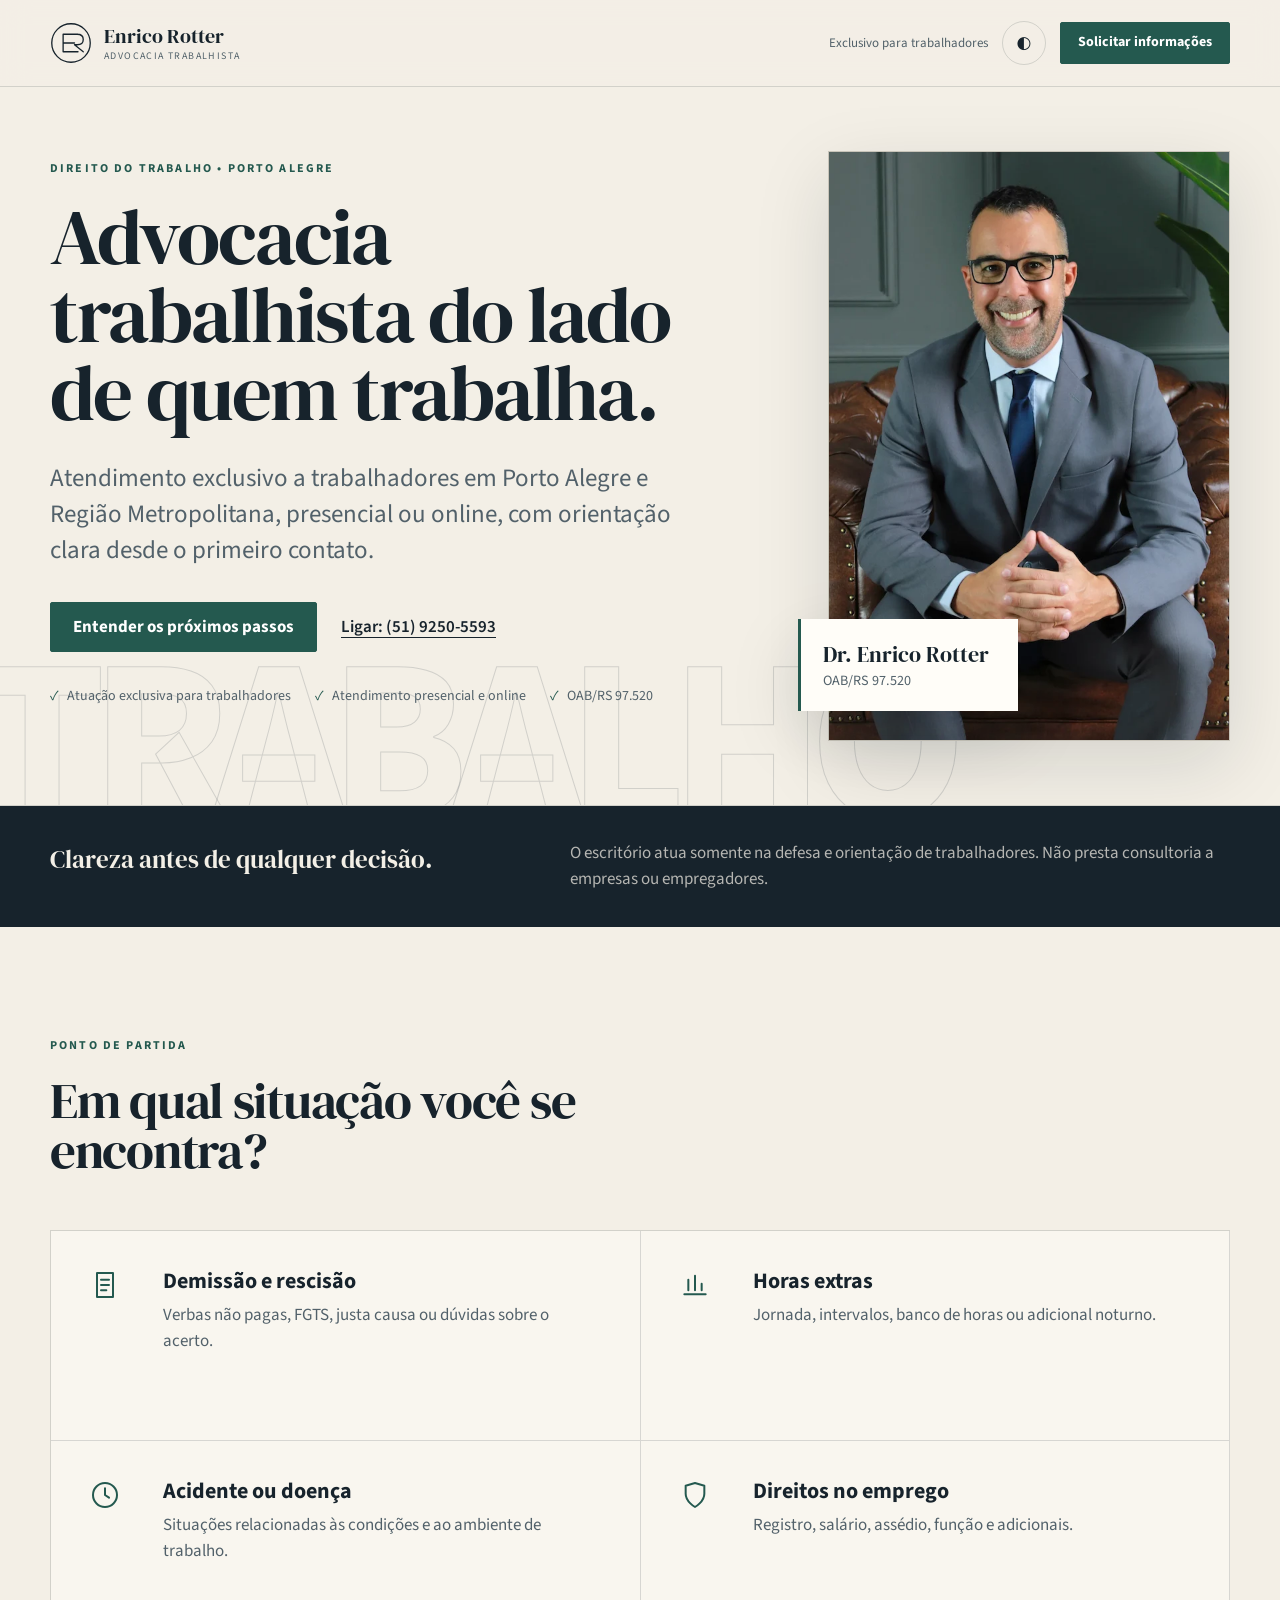
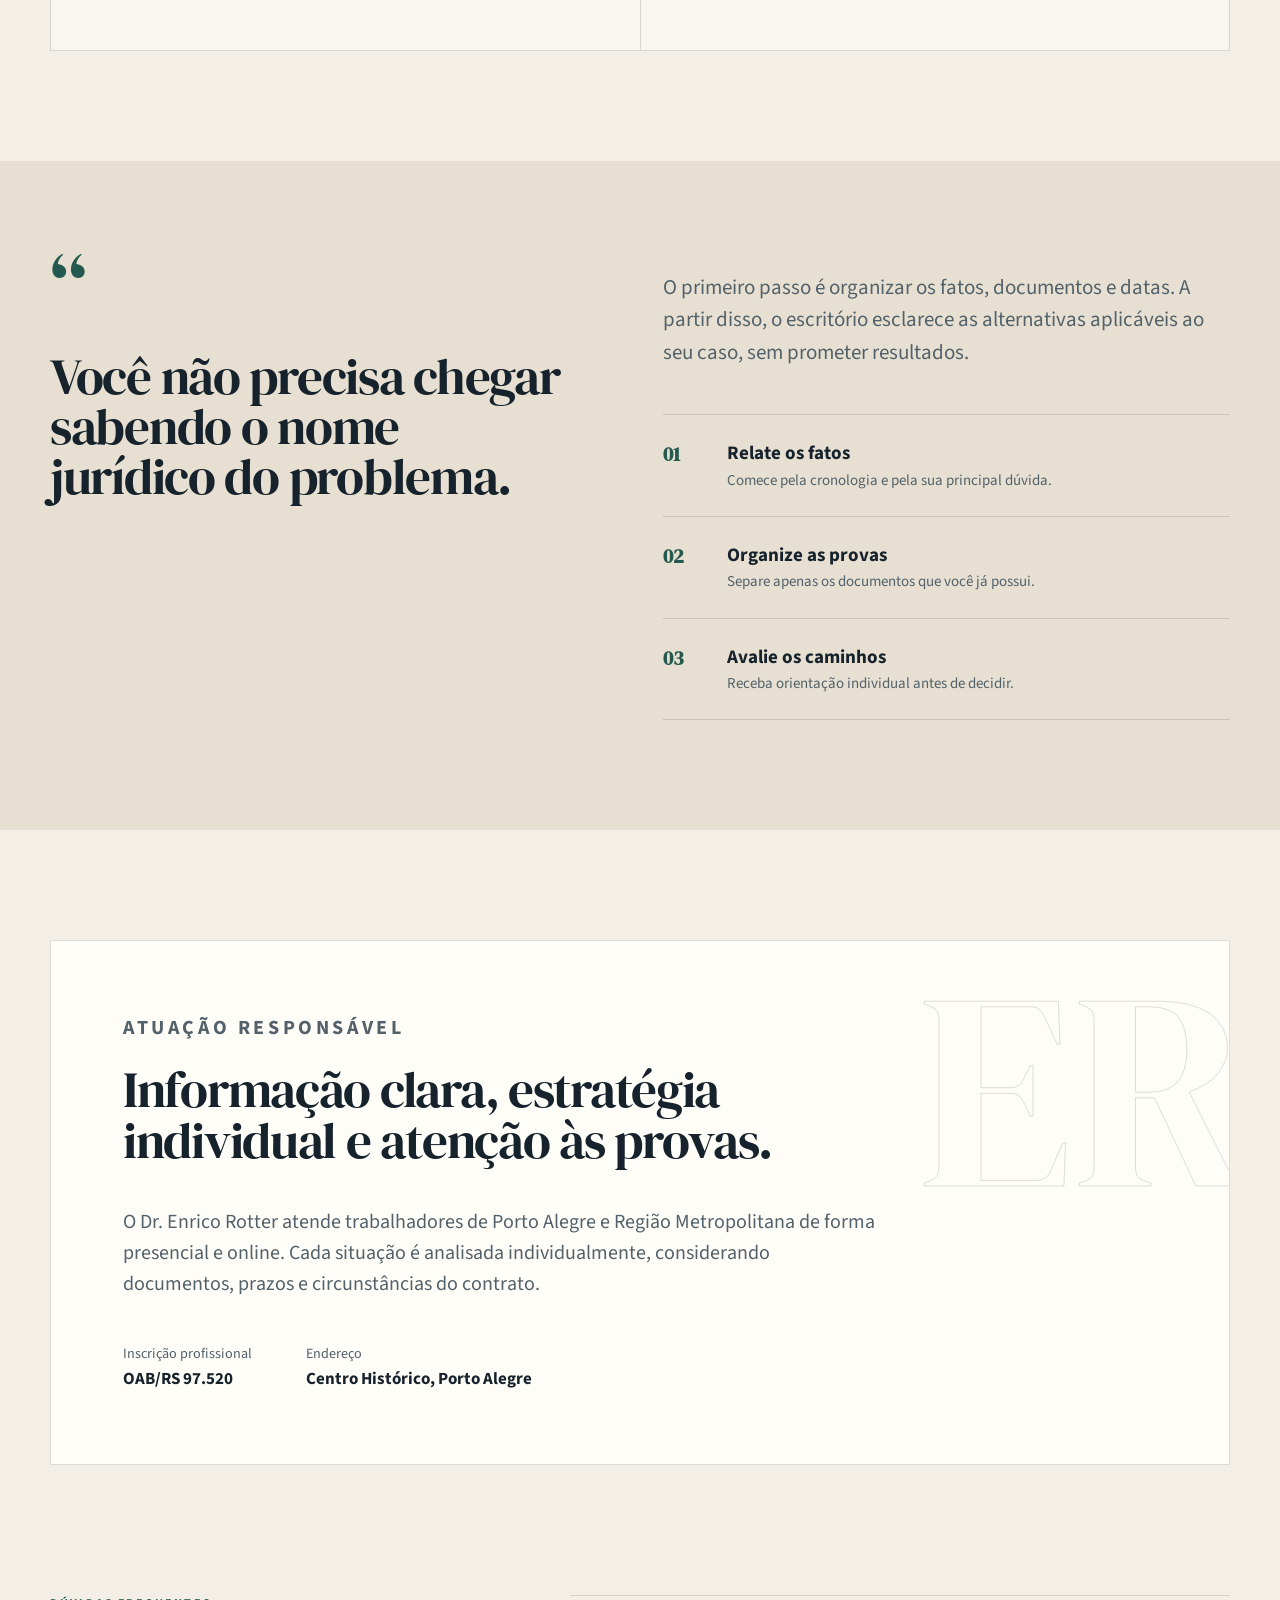
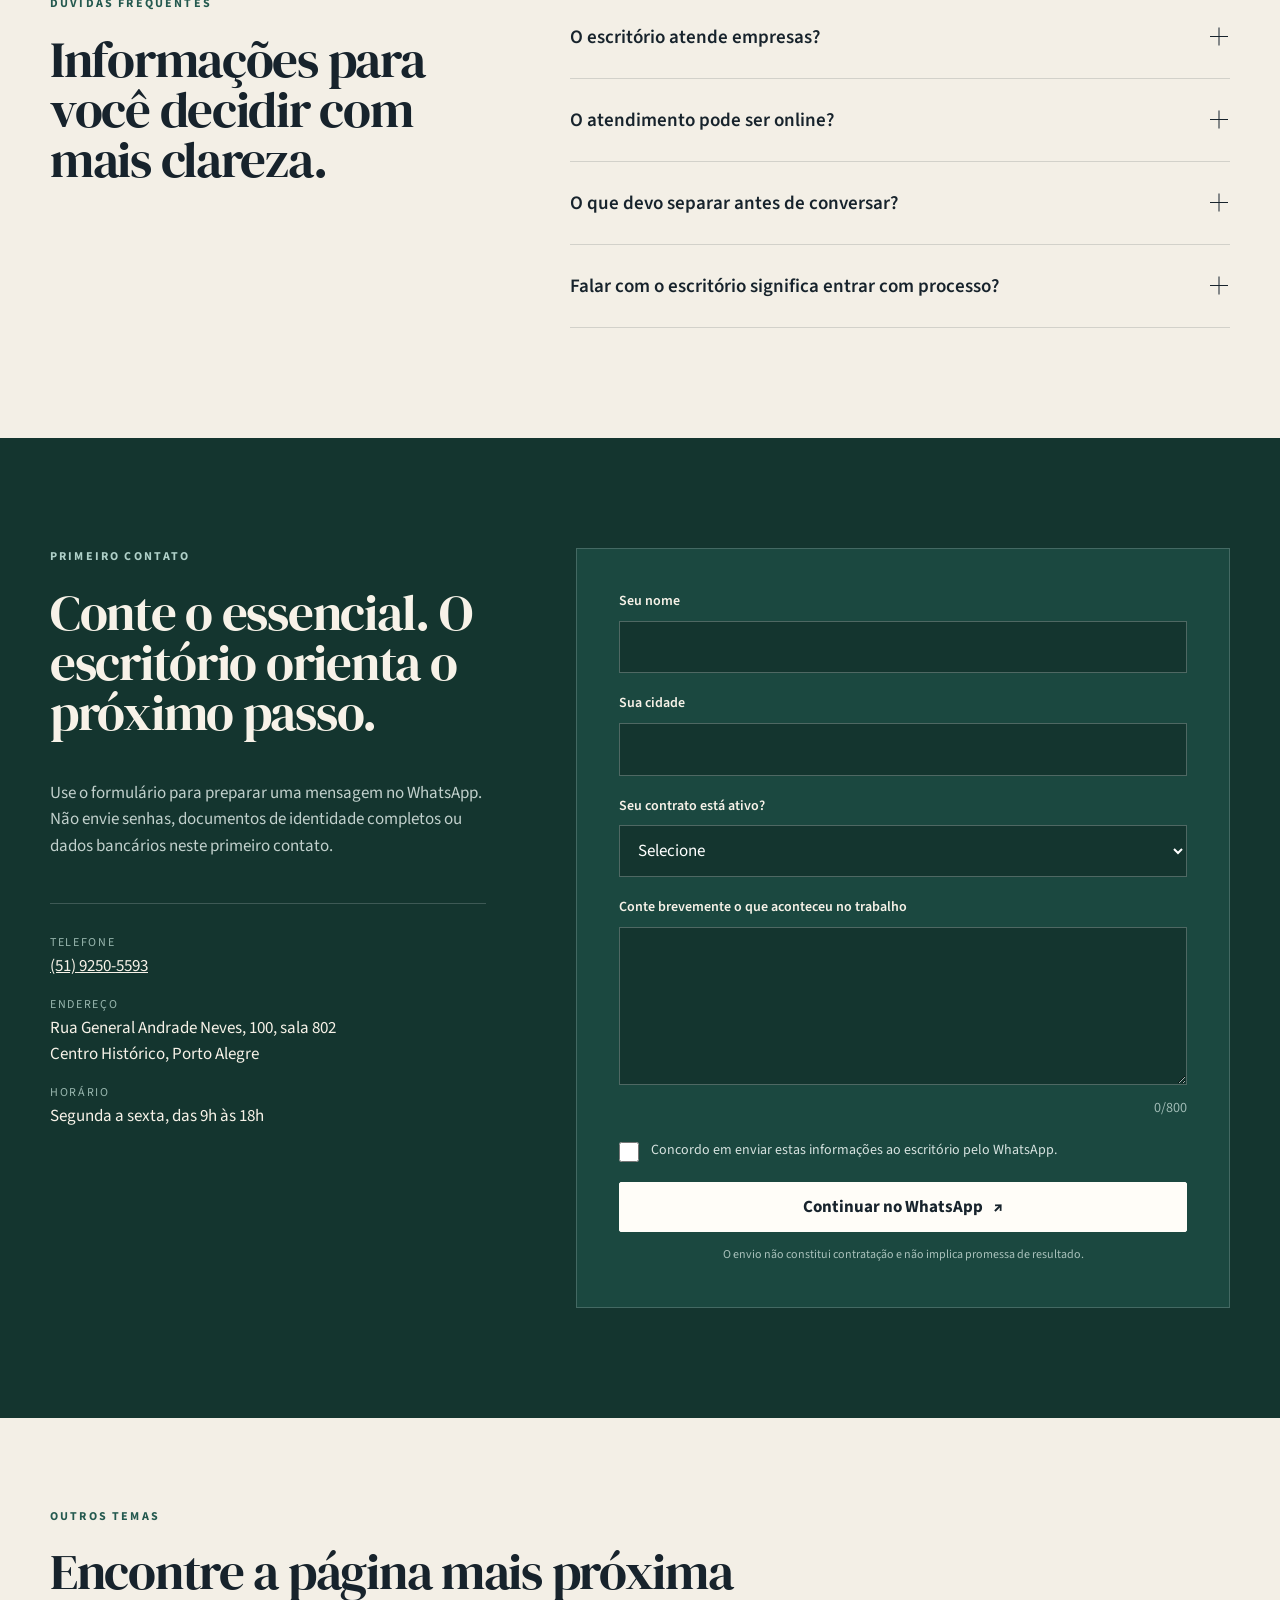
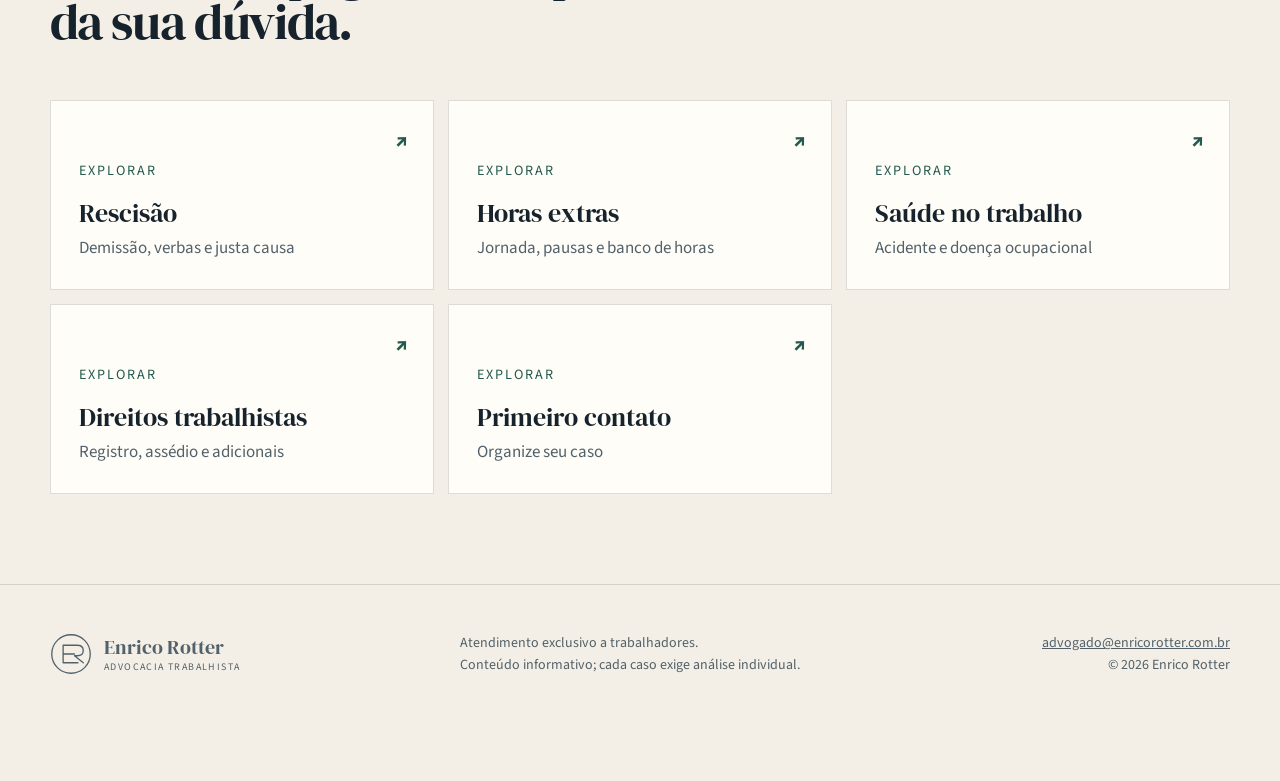
<file: public/index.html>
<!doctype html>
<html lang="pt-BR">
<head>
  <meta charset="utf-8">
  <meta name="viewport" content="width=device-width, initial-scale=1">
  <title>Advocacia trabalhista do lado de quem trabalha. | Enrico Rotter</title>
  <meta name="description" content="Atendimento exclusivo a trabalhadores em Porto Alegre e Região Metropolitana, presencial ou online, com orientação clara desde o primeiro contato.">
  <link rel="canonical" href="https://enricorotter.com.br/advogado-trabalhista-porto-alegre/">
  <link rel="preconnect" href="https://fonts.googleapis.com">
  <link rel="preconnect" href="https://fonts.gstatic.com" crossorigin>
  <link href="https://fonts.googleapis.com/css2?family=DM+Serif+Display&family=Source+Sans+3:wght@400;500;600;700&display=swap" rel="stylesheet">
  <link rel="stylesheet" href="styles.css">
  <link rel="icon" href="assets/favicon.svg" type="image/svg+xml">
  <!-- Start of HubSpot Embed Code -->
  <script type="text/javascript" id="hs-script-loader" async defer src="//js.hs-scripts.com/43895766.js"></script>
  <!-- End of HubSpot Embed Code -->
</head>
<body data-topic="atendimento trabalhista em Porto Alegre">
  <a class="skip-link" href="#conteudo">Pular para o conteúdo</a>
  <header class="site-header">
    <div class="shell header-inner">
      <a class="brand" href="index.html" aria-label="Enrico Rotter, página inicial">
    <svg class="brand-mark" viewBox="0 0 48 48" role="img" aria-label="Monograma ER">
      <rect x="2" y="2" width="44" height="44" rx="22"/>
      <path d="M15 14h17M15 24h13M15 34h17M15 14v20M31 14c5 0 7 3 7 6s-2 6-7 6h-3l10 8"/>
    </svg>
    <span><strong>Enrico Rotter</strong><small>Advocacia Trabalhista</small></span>
  </a>
      <div class="header-actions">
        <span class="worker-only">Exclusivo para trabalhadores</span>
        <button class="theme-toggle" type="button" aria-label="Alternar tema"><span aria-hidden="true">◐</span></button>
        <a class="button button-small" href="#contato">Solicitar informações</a>
      </div>
    </div>
  </header>

  <main id="conteudo">
    <section class="hero">
      <div class="hero-grid shell">
        <div class="hero-copy">
          <p class="eyebrow">Direito do trabalho • Porto Alegre</p>
          <h1>Advocacia trabalhista do lado de quem trabalha.</h1>
          <p class="lede">Atendimento exclusivo a trabalhadores em Porto Alegre e Região Metropolitana, presencial ou online, com orientação clara desde o primeiro contato.</p>
          <div class="hero-actions">
            <a class="button" href="#contato">Entender os próximos passos</a>
            <a class="text-link" href="tel:+555192505593">Ligar: (51) 9250-5593</a>
          </div>
          <ul class="trust-list"><li><span aria-hidden="true">✓</span>Atuação exclusiva para trabalhadores</li><li><span aria-hidden="true">✓</span>Atendimento presencial e online</li><li><span aria-hidden="true">✓</span>OAB/RS 97.520</li></ul>
        </div>
        <div class="portrait-wrap">
          <div class="portrait-frame">
            <img src="assets/enrico-rotter.webp" alt="Dr. Enrico Rotter, advogado trabalhista" width="600" height="900">
          </div>
          <div class="portrait-caption">
            <span>Dr. Enrico Rotter</span>
            <small>OAB/RS 97.520</small>
          </div>
        </div>
      </div>
      <div class="hero-word" aria-hidden="true">TRABALHO</div>
    </section>

    <section class="statement">
      <div class="shell statement-grid">
        <p>Clareza antes de qualquer decisão.</p>
        <p>O escritório atua somente na defesa e orientação de trabalhadores. Não presta consultoria a empresas ou empregadores.</p>
      </div>
    </section>

    <section class="section shell">
      <div class="section-heading">
        <p class="eyebrow">Ponto de partida</p>
        <h2>Em qual situação você se encontra?</h2>
      </div>
      <div class="situation-grid"><article class="situation-card"><svg viewBox="0 0 24 24" aria-hidden="true"><path d="M6 3h12v18H6z"/><path d="M9 8h6M9 12h6M9 16h4"/></svg><div><h3>Demissão e rescisão</h3><p>Verbas não pagas, FGTS, justa causa ou dúvidas sobre o acerto.</p></div></article><article class="situation-card"><svg viewBox="0 0 24 24" aria-hidden="true"><path d="M4 19h16M7 16V8m5 8V5m5 11v-5"/></svg><div><h3>Horas extras</h3><p>Jornada, intervalos, banco de horas ou adicional noturno.</p></div></article><article class="situation-card"><svg viewBox="0 0 24 24" aria-hidden="true"><circle cx="12" cy="12" r="9"/><path d="M12 7v5l3 2"/></svg><div><h3>Acidente ou doença</h3><p>Situações relacionadas às condições e ao ambiente de trabalho.</p></div></article><article class="situation-card"><svg viewBox="0 0 24 24" aria-hidden="true"><path d="M12 21s7-4 7-10V5l-7-2-7 2v6c0 6 7 10 7 10z"/></svg><div><h3>Direitos no emprego</h3><p>Registro, salário, assédio, função e adicionais.</p></div></article></div>
    </section>

    <section class="section evidence-section">
      <div class="shell split">
        <div class="quote-block">
          <span class="quote-mark">“</span>
          <h2>Você não precisa chegar sabendo o nome jurídico do problema.</h2>
        </div>
        <div class="prose-block">
          <p>O primeiro passo é organizar os fatos, documentos e datas. A partir disso, o escritório esclarece as alternativas aplicáveis ao seu caso, sem prometer resultados.</p>
          <ol class="process">
            <li><b>01</b><span><strong>Relate os fatos</strong><small>Comece pela cronologia e pela sua principal dúvida.</small></span></li>
            <li><b>02</b><span><strong>Organize as provas</strong><small>Separe apenas os documentos que você já possui.</small></span></li>
            <li><b>03</b><span><strong>Avalie os caminhos</strong><small>Receba orientação individual antes de decidir.</small></span></li>
          </ol>
        </div>
      </div>
    </section>

    <section class="section about shell">
      <div class="about-card">
        <p class="eyebrow">Atuação responsável</p>
        <h2>Informação clara, estratégia individual e atenção às provas.</h2>
        <p>O Dr. Enrico Rotter atende trabalhadores de Porto Alegre e Região Metropolitana de forma presencial e online. Cada situação é analisada individualmente, considerando documentos, prazos e circunstâncias do contrato.</p>
        <div class="credential-row">
          <span><small>Inscrição profissional</small><strong>OAB/RS 97.520</strong></span>
          <span><small>Endereço</small><strong>Centro Histórico, Porto Alegre</strong></span>
        </div>
      </div>
    </section>

    <section class="section shell faq-section">
      <div class="section-heading narrow">
        <p class="eyebrow">Dúvidas frequentes</p>
        <h2>Informações para você decidir com mais clareza.</h2>
      </div>
      <div class="faq-list"><div class="faq-item"><button class="faq-question" aria-expanded="false" aria-controls="faq-advogado-trabalhista-porto-alegre-0"><span>O escritório atende empresas?</span><i aria-hidden="true"></i></button><div class="faq-answer" id="faq-advogado-trabalhista-porto-alegre-0" hidden><p>Não. A atuação trabalhista é exclusiva para trabalhadores.</p></div></div><div class="faq-item"><button class="faq-question" aria-expanded="false" aria-controls="faq-advogado-trabalhista-porto-alegre-1"><span>O atendimento pode ser online?</span><i aria-hidden="true"></i></button><div class="faq-answer" id="faq-advogado-trabalhista-porto-alegre-1" hidden><p>Sim. O primeiro contato e a análise inicial podem ocorrer online. Atendimento presencial também está disponível em Porto Alegre.</p></div></div><div class="faq-item"><button class="faq-question" aria-expanded="false" aria-controls="faq-advogado-trabalhista-porto-alegre-2"><span>O que devo separar antes de conversar?</span><i aria-hidden="true"></i></button><div class="faq-answer" id="faq-advogado-trabalhista-porto-alegre-2" hidden><p>Se tiver, reúna carteira de trabalho, contracheques, documentos da rescisão, extrato do FGTS, registros de jornada e mensagens relacionadas ao caso.</p></div></div><div class="faq-item"><button class="faq-question" aria-expanded="false" aria-controls="faq-advogado-trabalhista-porto-alegre-3"><span>Falar com o escritório significa entrar com processo?</span><i aria-hidden="true"></i></button><div class="faq-answer" id="faq-advogado-trabalhista-porto-alegre-3" hidden><p>Não. O contato serve para entender os fatos e os possíveis caminhos. Qualquer medida depende de análise individual e decisão do trabalhador.</p></div></div></div>
    </section>

    <section class="section contact-section" id="contato">
      <div class="shell contact-grid">
        <div>
          <p class="eyebrow light">Primeiro contato</p>
          <h2>Conte o essencial. O escritório orienta o próximo passo.</h2>
          <p>Use o formulário para preparar uma mensagem no WhatsApp. Não envie senhas, documentos de identidade completos ou dados bancários neste primeiro contato.</p>
          <div class="office-details">
            <p><span>Telefone</span><a href="tel:+555192505593">(51) 9250-5593</a></p>
            <p><span>Endereço</span>Rua General Andrade Neves, 100, sala 802<br>Centro Histórico, Porto Alegre</p>
            <p><span>Horário</span>Segunda a sexta, das 9h às 18h</p>
          </div>
        </div>
        <form class="lead-form" novalidate>
          <div class="field">
            <label for="nome-advogado-trabalhista-porto-alegre">Seu nome</label>
            <input id="nome-advogado-trabalhista-porto-alegre" name="nome" autocomplete="name" required>
            <small class="field-error">Informe seu nome.</small>
          </div>
          <div class="field">
            <label for="cidade-advogado-trabalhista-porto-alegre">Sua cidade</label>
            <input id="cidade-advogado-trabalhista-porto-alegre" name="cidade" autocomplete="address-level2" required>
            <small class="field-error">Informe sua cidade.</small>
          </div>
          <div class="field">
            <label for="vinculo-advogado-trabalhista-porto-alegre">Seu contrato está ativo?</label>
            <select id="vinculo-advogado-trabalhista-porto-alegre" name="vinculo" required>
              <option value="">Selecione</option>
              <option>Sim, ainda estou trabalhando</option>
              <option>Não, o contrato terminou</option>
              <option>Não tenho certeza</option>
            </select>
            <small class="field-error">Selecione uma opção.</small>
          </div>
          <div class="field">
            <label for="relato-advogado-trabalhista-porto-alegre">Conte brevemente o que aconteceu no trabalho</label>
            <textarea id="relato-advogado-trabalhista-porto-alegre" name="relato" rows="5" maxlength="800" required></textarea>
            <div class="field-meta"><small class="field-error">Escreva um breve resumo.</small><small><span class="char-count">0</span>/800</small></div>
          </div>
          <label class="consent"><input type="checkbox" name="consentimento" required><span>Concordo em enviar estas informações ao escritório pelo WhatsApp.</span></label>
          <small class="form-error">Revise os campos indicados e o consentimento.</small>
          <button class="button button-light" type="submit">Continuar no WhatsApp <span aria-hidden="true">↗</span></button>
          <p class="form-note">O envio não constitui contratação e não implica promessa de resultado.</p>
        </form>
      </div>
    </section>

    <section class="section shell related">
      <div class="section-heading inline">
        <div><p class="eyebrow">Outros temas</p><h2>Encontre a página mais próxima da sua dúvida.</h2></div>
      </div>
      <div class="related-grid"><a class="related-card" href="rescisao-trabalhista.html"><small>Explorar</small><strong>Rescisão</strong><span>Demissão, verbas e justa causa</span><b aria-hidden="true">↗</b></a><a class="related-card" href="horas-extras.html"><small>Explorar</small><strong>Horas extras</strong><span>Jornada, pausas e banco de horas</span><b aria-hidden="true">↗</b></a><a class="related-card" href="acidente-doenca-ocupacional.html"><small>Explorar</small><strong>Saúde no trabalho</strong><span>Acidente e doença ocupacional</span><b aria-hidden="true">↗</b></a><a class="related-card" href="direitos-trabalhistas.html"><small>Explorar</small><strong>Direitos trabalhistas</strong><span>Registro, assédio e adicionais</span><b aria-hidden="true">↗</b></a><a class="related-card" href="consulta-trabalhista.html"><small>Explorar</small><strong>Primeiro contato</strong><span>Organize seu caso</span><b aria-hidden="true">↗</b></a></div>
    </section>
  </main>

  <footer class="site-footer">
    <div class="shell footer-grid">
      <a class="brand" href="index.html" aria-label="Enrico Rotter, página inicial">
    <svg class="brand-mark" viewBox="0 0 48 48" role="img" aria-label="Monograma ER">
      <rect x="2" y="2" width="44" height="44" rx="22"/>
      <path d="M15 14h17M15 24h13M15 34h17M15 14v20M31 14c5 0 7 3 7 6s-2 6-7 6h-3l10 8"/>
    </svg>
    <span><strong>Enrico Rotter</strong><small>Advocacia Trabalhista</small></span>
  </a>
      <p>Atendimento exclusivo a trabalhadores.<br>Conteúdo informativo; cada caso exige análise individual.</p>
      <div><a href="mailto:advogado@enricorotter.com.br">advogado@enricorotter.com.br</a><br><span>© 2026 Enrico Rotter</span></div>
    </div>
  </footer>
  <a class="mobile-cta" href="#contato">Solicitar informações</a>
  <script src="app.js"></script>
<script data-pplx-inline-edit>
(function () {
  if (window === window.top) return;

  const allowedParentOrigins = ["https://www.perplexity.ai","https://perplexity.ai","https://testing.perplexity.ai","https://staging.perplexity.ai","https://*.preview.i.perplexity.ai","http://perplexity.localhost","http://localhost:1420","http://127.0.0.1:1420","http://localhost:3000","http://127.0.0.1:3000","http://localhost:5173","http://127.0.0.1:5173"];
  const MAX_FONT_BYTES = 500 * 1024;
  const MAX_TOTAL_FONT_BYTES = 2 * 1024 * 1024;
  let scrollForwarding = false;
  let scrollRaf = 0;
  let trustedTopOrigin = null;

  // Allow entries like "https://*.preview.i.perplexity.ai" — the wildcard
  // matches a single DNS label (no dots), so "https://*.foo" cannot stretch
  // across multiple labels.
  function matchesAllowedOrigin(origin) {
    if (!origin) return false;
    for (const entry of allowedParentOrigins) {
      if (!entry.includes("*")) {
        if (entry === origin) return true;
        continue;
      }
      const pattern = new RegExp(
        "^" +
          entry.replace(/[.+?^${}()|[\]\\]/g, "\\$&").replace(/\*/g, "[^.]+") +
          "$",
      );
      if (pattern.test(origin)) return true;
    }
    return false;
  }

  // Trust decision: when the sender is same-origin-visible (event.origin is a
  // real origin like https://www.perplexity.ai) we trust event.origin directly.
  // When event.origin is "null" (opaque broker srcdoc), we fall back to the
  // broker's stamped `parentOrigin` to identify the top window. The fallback
  // is claim-only — we rely on the browser's native `targetOrigin` enforcement
  // on the response path (see postToTrustedTop) to ensure replies can't be
  // delivered to anyone but the actual top window of that claimed origin.
  function getTrustedParentOrigin(event) {
    const forwardedParentOrigin =
      typeof event.data.parentOrigin === "string" ? event.data.parentOrigin : null;
    const parentOrigin = event.origin === "null" ? forwardedParentOrigin : event.origin;
    return matchesAllowedOrigin(parentOrigin) ? parentOrigin : null;
  }

  // All responses go to window.top with targetOrigin = the allowlisted origin.
  // An attacker that iframes us inside their own null-origin broker can claim
  // any parentOrigin they like, but the browser will drop the reply whenever
  // the real top's origin doesn't match — so the screenshot never leaves.
  function postToTrustedTop(message) {
    if (!trustedTopOrigin) return;
    try {
      window.top.postMessage(message, trustedTopOrigin);
    } catch (_error) {}
  }

  function inlineAll(original, clone) {
    if (original.nodeType !== 1 || clone.nodeType !== 1) return;

    try {
      const computedStyle = getComputedStyle(original);
      // cssText on a computed style is the serialized declaration in modern
      // Chromium/Safari — a single read beats enumerating ~400 longhand
      // properties. Firefox returns "" here, so we fall back on empty.
      const serialized = computedStyle.cssText;
      if (serialized) {
        clone.style.cssText = serialized;
      } else {
        const parts = new Array(computedStyle.length);
        for (let index = 0; index < computedStyle.length; index += 1) {
          const property = computedStyle[index];
          parts[index] = `${property}:${computedStyle.getPropertyValue(property)};`;
        }
        clone.style.cssText = parts.join("");
      }
    } catch (_error) {}

    const originalChildren = original.children;
    const clonedChildren = clone.children;
    for (
      let index = 0;
      index < originalChildren.length && index < clonedChildren.length;
      index += 1
    ) {
      inlineAll(originalChildren[index], clonedChildren[index]);
    }
  }

  function extractFontUrl(srcValue) {
    const matches = [
      ...srcValue.matchAll(
        /url\(["']?([^"')]+)["']?\)(?:\s*format\(["']?([^"')]+)["']?\))?/gi,
      ),
    ];
    if (matches.length === 0) return null;
    const woff2 = matches.find((m) => m[2] && m[2].toLowerCase().includes("woff2"));
    if (woff2) return woff2[1];
    const woff = matches.find((m) => m[2] && m[2].toLowerCase().includes("woff"));
    if (woff) return woff[1];
    return matches[0][1];
  }

  // Cache resolved font URL -> data URI across captures. Fonts on a page
  // essentially never change, and a batch run emits multiple captures back to
  // back — without this we'd refetch + re-base64 every time.
  const fontDataUriCache = new Map();
  const SRC_DECLARATION_RE = /src\s*:\s*[^;}]+/i;

  async function fetchAsDataUri(url) {
    if (fontDataUriCache.has(url)) return fontDataUriCache.get(url);
    let dataUri = null;
    try {
      const response = await fetch(url, { mode: "cors", credentials: "omit" });
      if (response.ok) {
        const blob = await response.blob();
        if (blob.size <= MAX_FONT_BYTES) {
          dataUri = await new Promise((resolve) => {
            const reader = new FileReader();
            reader.onloadend = () =>
              resolve(typeof reader.result === "string" ? reader.result : null);
            reader.onerror = () => resolve(null);
            reader.readAsDataURL(blob);
          });
        }
      }
    } catch (_error) {
      dataUri = null;
    }
    fontDataUriCache.set(url, dataUri);
    return dataUri;
  }

  function collectFontFaceRuleTexts() {
    const rules = [];
    for (const sheet of document.styleSheets) {
      let cssRules;
      try {
        cssRules = sheet.cssRules;
      } catch (_error) {
        continue;
      }
      if (!cssRules) continue;
      for (const rule of cssRules) {
        const cssText = rule.cssText || "";
        if (cssText.startsWith("@font-face")) rules.push(cssText);
      }
    }
    return rules;
  }

  async function buildInlinedFontCss() {
    const ruleTexts = collectFontFaceRuleTexts();
    if (ruleTexts.length === 0) return null;

    const resolved = ruleTexts.map((cssText) => {
      if (!SRC_DECLARATION_RE.test(cssText)) return null;
      const srcMatch = cssText.match(/src\s*:\s*([^;}]+)[;}]/i);
      if (!srcMatch) return null;
      const url = extractFontUrl(srcMatch[1]);
      if (!url) return null;
      try {
        return { cssText, url: new URL(url, document.baseURI).href };
      } catch (_error) {
        return null;
      }
    });

    const dataUris = await Promise.all(
      resolved.map((entry) => (entry ? fetchAsDataUri(entry.url) : Promise.resolve(null))),
    );

    const inlined = [];
    let totalBytes = 0;
    for (let index = 0; index < resolved.length; index += 1) {
      const entry = resolved[index];
      const dataUri = dataUris[index];
      if (!entry || !dataUri) continue;
      const approxBytes = dataUri.length * 0.75;
      if (totalBytes + approxBytes > MAX_TOTAL_FONT_BYTES) break;
      totalBytes += approxBytes;
      inlined.push(entry.cssText.replace(SRC_DECLARATION_RE, `src: url("${dataUri}")`));
    }
    return inlined.length > 0 ? inlined.join("\n") : null;
  }

  function stripExternal(clone) {
    const images = clone.querySelectorAll("img");
    for (let index = 0; index < images.length; index += 1) {
      const src = images[index].getAttribute("src");
      if (src && !src.startsWith("data:")) images[index].removeAttribute("src");
    }

    const elements = clone.querySelectorAll("*");
    for (let index = 0; index < elements.length; index += 1) {
      const style = elements[index].style.cssText;
      if (style && style.includes("url(")) {
        elements[index].style.cssText = style.replace(
          /url\(["']?(?!data:)[^)"']*["']?\)/gi,
          "none",
        );
      }
    }
  }

  function emitScroll() {
    scrollRaf = 0;
    if (!scrollForwarding) return;
    postToTrustedTop({
      type: "INLINE_EDIT_SCROLL",
      scrollX: window.scrollX,
      scrollY: window.scrollY,
    });
  }

  window.addEventListener(
    "scroll",
    function () {
      if (!scrollForwarding || scrollRaf) return;
      scrollRaf = requestAnimationFrame(emitScroll);
    },
    { passive: true, capture: true },
  );

  async function handleCaptureRequest(event) {
    const requestId = event.data.requestId;
    const scrollX = window.scrollX;
    const scrollY = window.scrollY;
    const width = window.innerWidth;
    const height = window.innerHeight;

    function postResult(dataUrl) {
      postToTrustedTop({
        type: "INLINE_EDIT_SCREENSHOT_RESULT",
        requestId,
        dataUrl,
        scrollX,
        scrollY,
      });
    }

    try {
      // Wait for any pending web fonts to resolve so both inline metrics and
      // the @font-face inlining below see the same loaded faces.
      if (document.fonts && document.fonts.ready) {
        try {
          await document.fonts.ready;
        } catch (_error) {}
      }

      const clone = document.documentElement.cloneNode(true);
      inlineAll(document.documentElement, clone);

      const removedNodes = clone.querySelectorAll("script,link[rel=\"stylesheet\"],style");
      for (let index = 0; index < removedNodes.length; index += 1) {
        removedNodes[index].remove();
      }

      stripExternal(clone);

      // Re-embed web fonts as data-URI @font-face rules so the SVG rasterizer
      // can resolve them — external font URLs aren't fetched during
      // foreignObject rendering, which would otherwise force a fallback face
      // and change text metrics.
      const inlinedFontCss = await buildInlinedFontCss();
      if (inlinedFontCss) {
        const styleEl = document.createElement("style");
        styleEl.textContent = inlinedFontCss;
        const head = clone.querySelector("head");
        if (head) head.appendChild(styleEl);
        else clone.insertBefore(styleEl, clone.firstChild);
      }

      const html = new XMLSerializer().serializeToString(clone);
      const svg =
        `<svg xmlns="http://www.w3.org/2000/svg" width="${width}" height="${height}">` +
        '<foreignObject width="100%" height="100%">' +
        `<div xmlns="http://www.w3.org/1999/xhtml" style="width:${width}px;height:${height}px;overflow:hidden">` +
        `<div style="position:relative;left:-${scrollX}px;top:-${scrollY}px">` +
        html +
        "</div></div></foreignObject></svg>";
      const svgUrl = `data:image/svg+xml;charset=utf-8,${encodeURIComponent(svg)}`;
      const image = new Image();
      image.onload = function () {
        const canvas = document.createElement("canvas");
        canvas.width = width;
        canvas.height = height;
        canvas.getContext("2d").drawImage(image, 0, 0);
        postResult(canvas.toDataURL("image/png"));
      };
      image.onerror = function () {
        postResult(null);
      };
      image.src = svgUrl;
    } catch (_error) {
      postResult(null);
    }
  }

  window.addEventListener("message", function (event) {
    if (!event.data) return;
    // Only accept messages from the direct parent frame. Blocks sibling /
    // unrelated-window postMessage senders that could otherwise reach us.
    if (event.source !== window.parent) return;

    const trustedParentOrigin = getTrustedParentOrigin(event);
    if (!trustedParentOrigin) return;
    trustedTopOrigin = trustedParentOrigin;

    if (event.data.type === "INLINE_EDIT_SCROLL_START") {
      scrollForwarding = true;
      emitScroll();
      return;
    }

    if (event.data.type === "INLINE_EDIT_SCROLL_STOP") {
      scrollForwarding = false;
      if (scrollRaf) cancelAnimationFrame(scrollRaf);
      scrollRaf = 0;
      return;
    }

    if (event.data.type !== "INLINE_EDIT_CAPTURE_REQUEST") return;

    handleCaptureRequest(event);
  });
})();


</script></body>
</html>
</file>
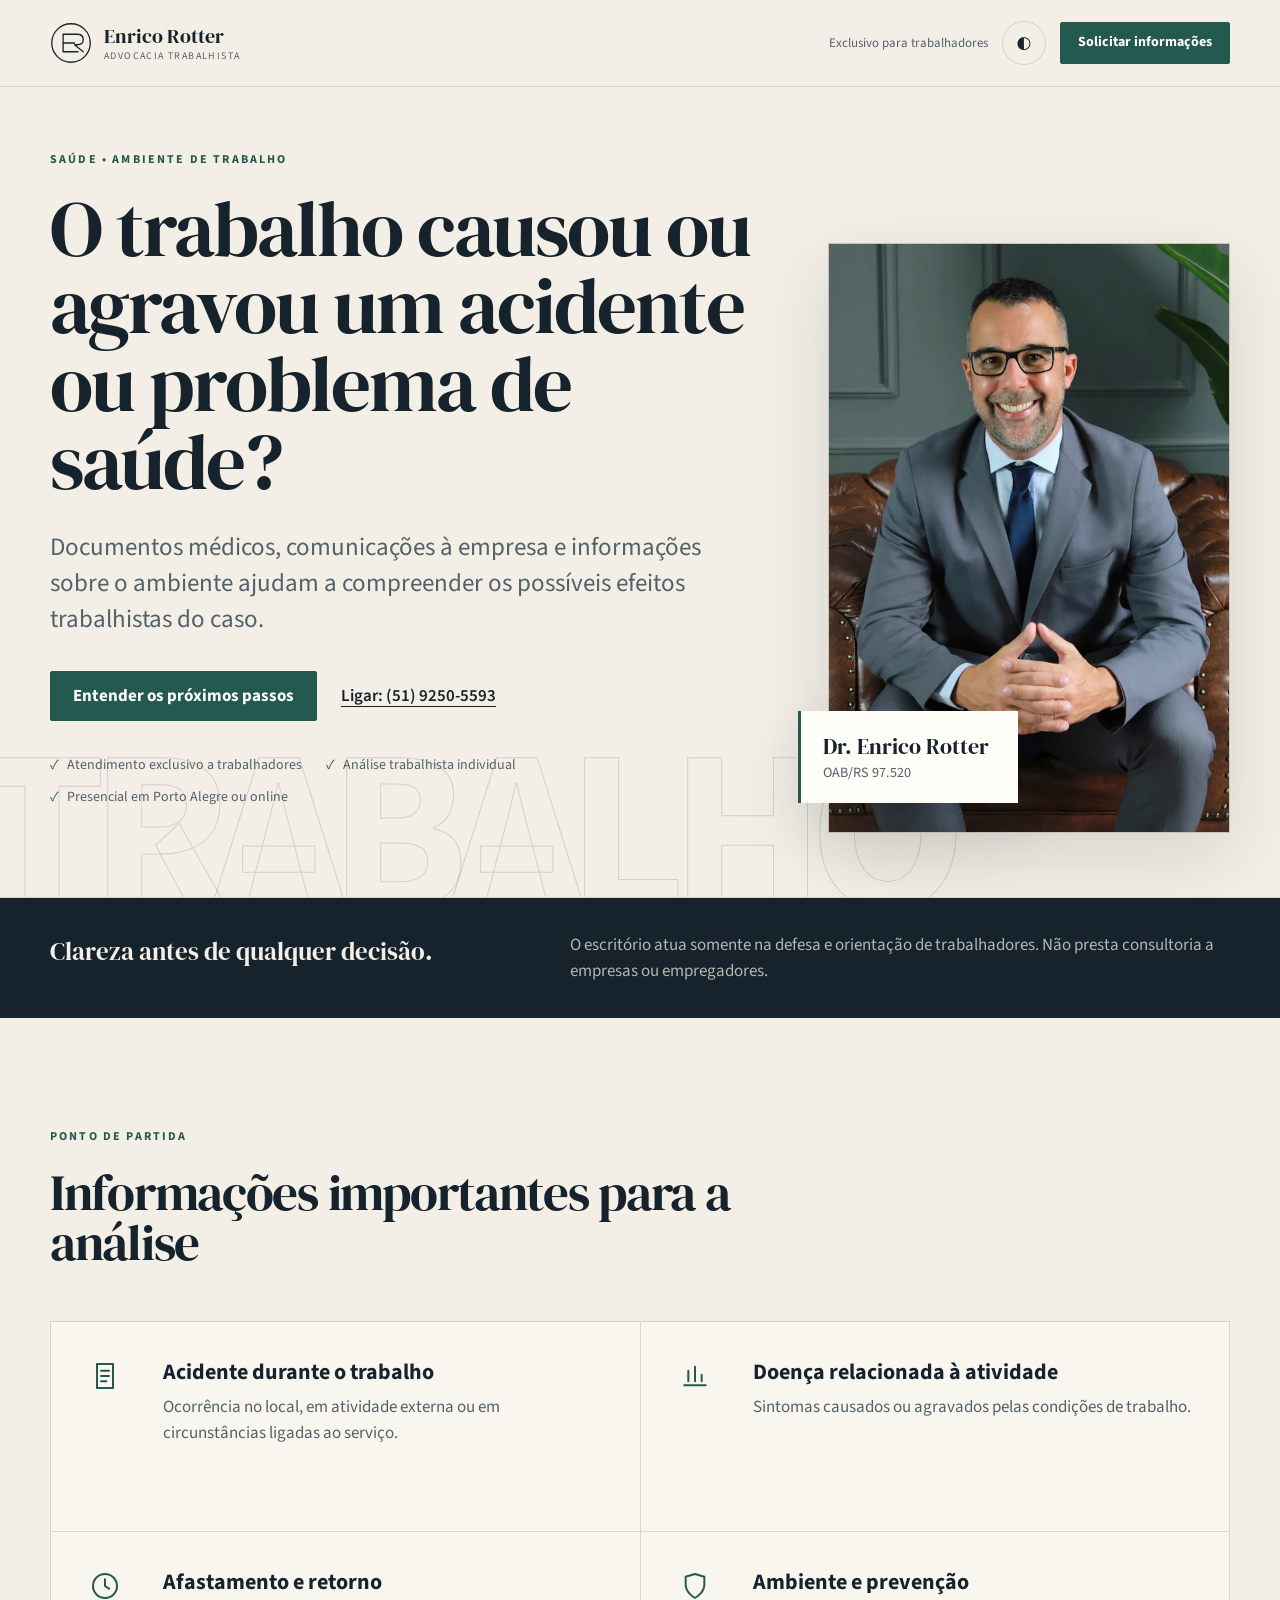
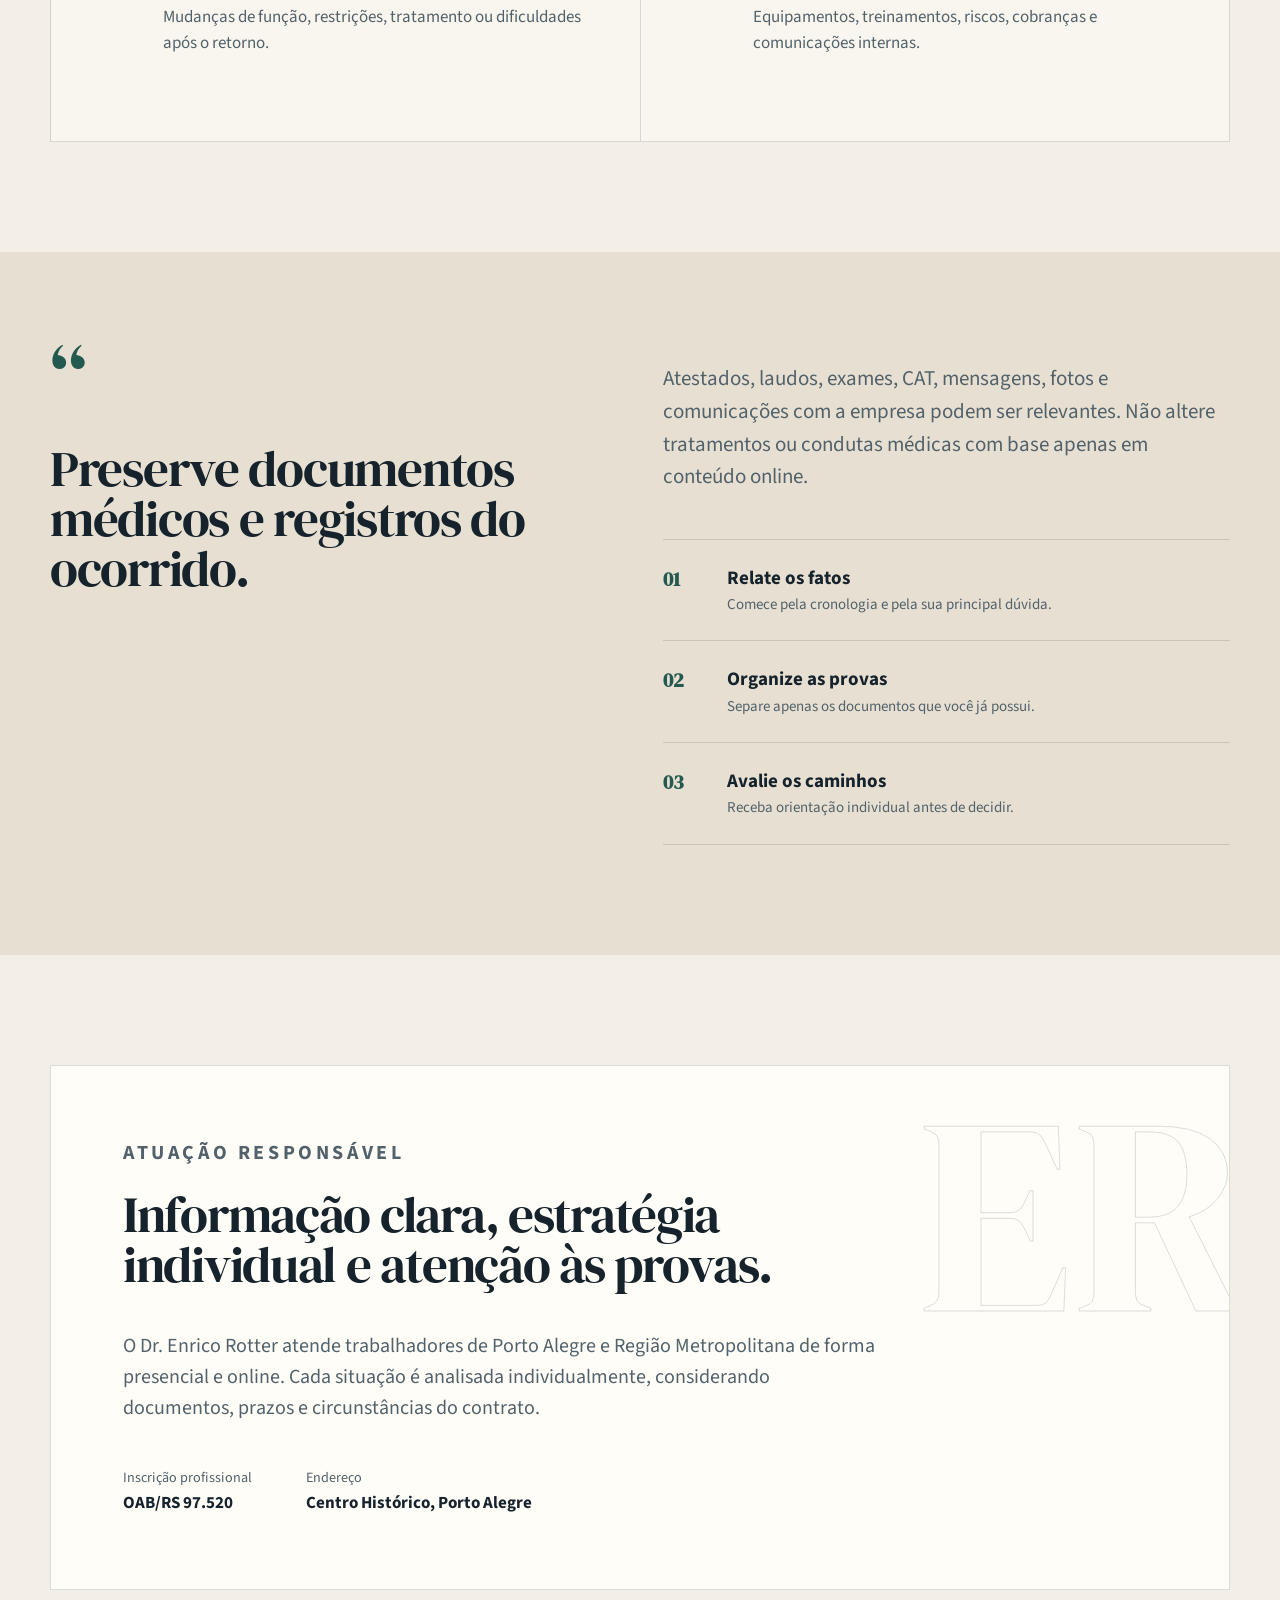
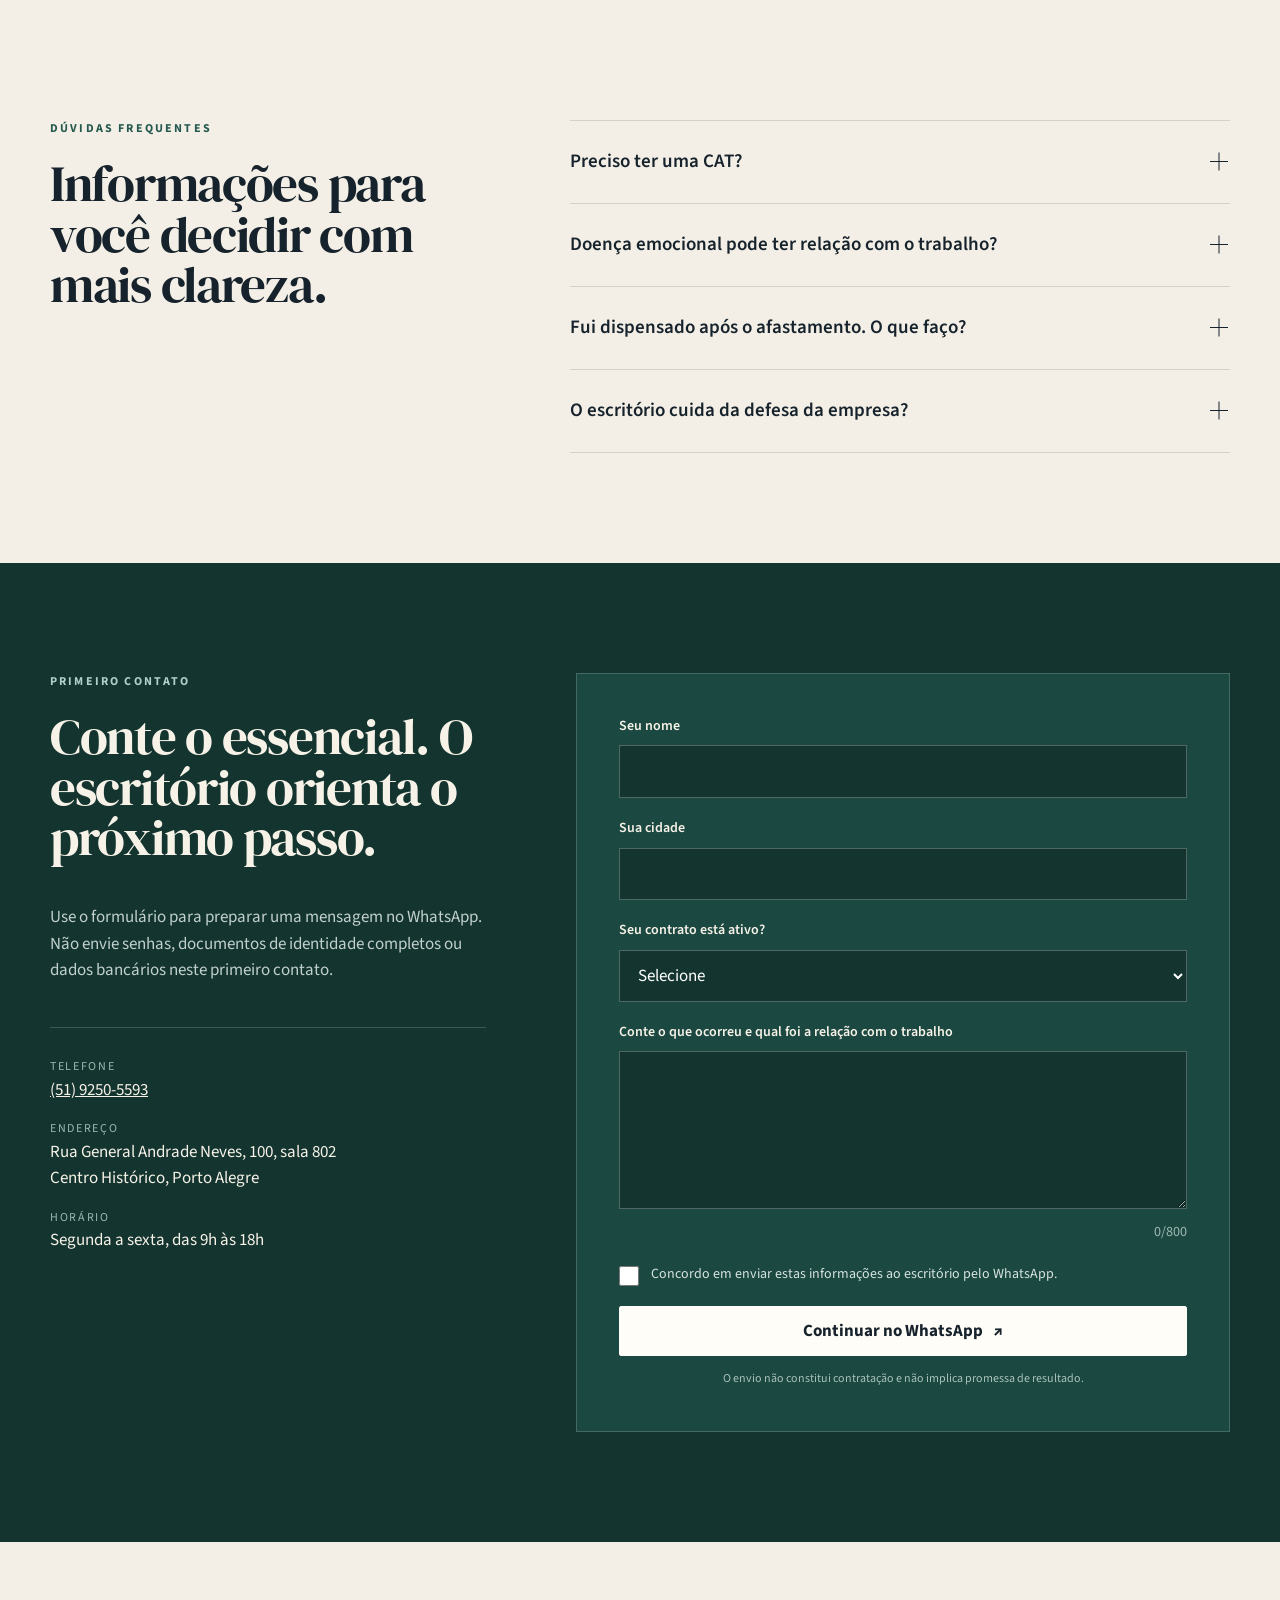
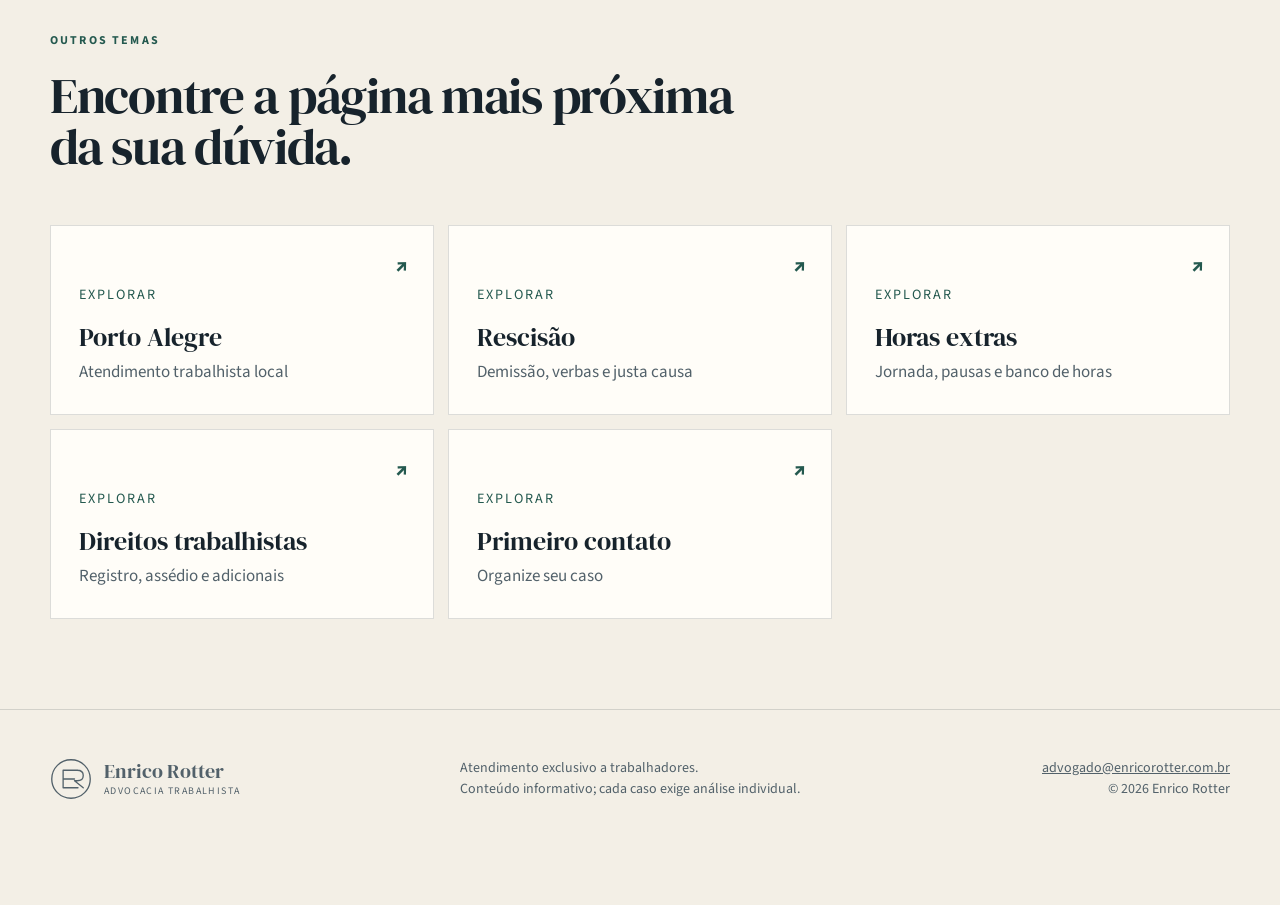
<file: public/acidente-doenca-ocupacional.html>
<!doctype html>
<html lang="pt-BR">
<head>
  <meta charset="utf-8">
  <meta name="viewport" content="width=device-width, initial-scale=1">
  <title>O trabalho causou ou agravou um acidente ou problema de saúde? | Enrico Rotter</title>
  <meta name="description" content="Documentos médicos, comunicações à empresa e informações sobre o ambiente ajudam a compreender os possíveis efeitos trabalhistas do caso.">
  <link rel="canonical" href="https://enricorotter.com.br/acidente-doenca-ocupacional/">
  <link rel="preconnect" href="https://fonts.googleapis.com">
  <link rel="preconnect" href="https://fonts.gstatic.com" crossorigin>
  <link href="https://fonts.googleapis.com/css2?family=DM+Serif+Display&family=Source+Sans+3:wght@400;500;600;700&display=swap" rel="stylesheet">
  <link rel="stylesheet" href="styles.css">
  <link rel="icon" href="assets/favicon.svg" type="image/svg+xml">
  <!-- Start of HubSpot Embed Code -->
  <script type="text/javascript" id="hs-script-loader" async defer src="//js.hs-scripts.com/43895766.js"></script>
  <!-- End of HubSpot Embed Code -->
</head>
<body data-topic="acidente ou doença relacionada ao trabalho">
  <a class="skip-link" href="#conteudo">Pular para o conteúdo</a>
  <header class="site-header">
    <div class="shell header-inner">
      <a class="brand" href="index.html" aria-label="Enrico Rotter, página inicial">
    <svg class="brand-mark" viewBox="0 0 48 48" role="img" aria-label="Monograma ER">
      <rect x="2" y="2" width="44" height="44" rx="22"/>
      <path d="M15 14h17M15 24h13M15 34h17M15 14v20M31 14c5 0 7 3 7 6s-2 6-7 6h-3l10 8"/>
    </svg>
    <span><strong>Enrico Rotter</strong><small>Advocacia Trabalhista</small></span>
  </a>
      <div class="header-actions">
        <span class="worker-only">Exclusivo para trabalhadores</span>
        <button class="theme-toggle" type="button" aria-label="Alternar tema"><span aria-hidden="true">◐</span></button>
        <a class="button button-small" href="#contato">Solicitar informações</a>
      </div>
    </div>
  </header>

  <main id="conteudo">
    <section class="hero">
      <div class="hero-grid shell">
        <div class="hero-copy">
          <p class="eyebrow">Saúde • Ambiente de trabalho</p>
          <h1>O trabalho causou ou agravou um acidente ou problema de saúde?</h1>
          <p class="lede">Documentos médicos, comunicações à empresa e informações sobre o ambiente ajudam a compreender os possíveis efeitos trabalhistas do caso.</p>
          <div class="hero-actions">
            <a class="button" href="#contato">Entender os próximos passos</a>
            <a class="text-link" href="tel:+555192505593">Ligar: (51) 9250-5593</a>
          </div>
          <ul class="trust-list"><li><span aria-hidden="true">✓</span>Atendimento exclusivo a trabalhadores</li><li><span aria-hidden="true">✓</span>Análise trabalhista individual</li><li><span aria-hidden="true">✓</span>Presencial em Porto Alegre ou online</li></ul>
        </div>
        <div class="portrait-wrap">
          <div class="portrait-frame">
            <img src="assets/enrico-rotter.webp" alt="Dr. Enrico Rotter, advogado trabalhista" width="600" height="900">
          </div>
          <div class="portrait-caption">
            <span>Dr. Enrico Rotter</span>
            <small>OAB/RS 97.520</small>
          </div>
        </div>
      </div>
      <div class="hero-word" aria-hidden="true">TRABALHO</div>
    </section>

    <section class="statement">
      <div class="shell statement-grid">
        <p>Clareza antes de qualquer decisão.</p>
        <p>O escritório atua somente na defesa e orientação de trabalhadores. Não presta consultoria a empresas ou empregadores.</p>
      </div>
    </section>

    <section class="section shell">
      <div class="section-heading">
        <p class="eyebrow">Ponto de partida</p>
        <h2>Informações importantes para a análise</h2>
      </div>
      <div class="situation-grid"><article class="situation-card"><svg viewBox="0 0 24 24" aria-hidden="true"><path d="M6 3h12v18H6z"/><path d="M9 8h6M9 12h6M9 16h4"/></svg><div><h3>Acidente durante o trabalho</h3><p>Ocorrência no local, em atividade externa ou em circunstâncias ligadas ao serviço.</p></div></article><article class="situation-card"><svg viewBox="0 0 24 24" aria-hidden="true"><path d="M4 19h16M7 16V8m5 8V5m5 11v-5"/></svg><div><h3>Doença relacionada à atividade</h3><p>Sintomas causados ou agravados pelas condições de trabalho.</p></div></article><article class="situation-card"><svg viewBox="0 0 24 24" aria-hidden="true"><circle cx="12" cy="12" r="9"/><path d="M12 7v5l3 2"/></svg><div><h3>Afastamento e retorno</h3><p>Mudanças de função, restrições, tratamento ou dificuldades após o retorno.</p></div></article><article class="situation-card"><svg viewBox="0 0 24 24" aria-hidden="true"><path d="M12 21s7-4 7-10V5l-7-2-7 2v6c0 6 7 10 7 10z"/></svg><div><h3>Ambiente e prevenção</h3><p>Equipamentos, treinamentos, riscos, cobranças e comunicações internas.</p></div></article></div>
    </section>

    <section class="section evidence-section">
      <div class="shell split">
        <div class="quote-block">
          <span class="quote-mark">“</span>
          <h2>Preserve documentos médicos e registros do ocorrido.</h2>
        </div>
        <div class="prose-block">
          <p>Atestados, laudos, exames, CAT, mensagens, fotos e comunicações com a empresa podem ser relevantes. Não altere tratamentos ou condutas médicas com base apenas em conteúdo online.</p>
          <ol class="process">
            <li><b>01</b><span><strong>Relate os fatos</strong><small>Comece pela cronologia e pela sua principal dúvida.</small></span></li>
            <li><b>02</b><span><strong>Organize as provas</strong><small>Separe apenas os documentos que você já possui.</small></span></li>
            <li><b>03</b><span><strong>Avalie os caminhos</strong><small>Receba orientação individual antes de decidir.</small></span></li>
          </ol>
        </div>
      </div>
    </section>

    <section class="section about shell">
      <div class="about-card">
        <p class="eyebrow">Atuação responsável</p>
        <h2>Informação clara, estratégia individual e atenção às provas.</h2>
        <p>O Dr. Enrico Rotter atende trabalhadores de Porto Alegre e Região Metropolitana de forma presencial e online. Cada situação é analisada individualmente, considerando documentos, prazos e circunstâncias do contrato.</p>
        <div class="credential-row">
          <span><small>Inscrição profissional</small><strong>OAB/RS 97.520</strong></span>
          <span><small>Endereço</small><strong>Centro Histórico, Porto Alegre</strong></span>
        </div>
      </div>
    </section>

    <section class="section shell faq-section">
      <div class="section-heading narrow">
        <p class="eyebrow">Dúvidas frequentes</p>
        <h2>Informações para você decidir com mais clareza.</h2>
      </div>
      <div class="faq-list"><div class="faq-item"><button class="faq-question" aria-expanded="false" aria-controls="faq-acidente-doenca-ocupacional-0"><span>Preciso ter uma CAT?</span><i aria-hidden="true"></i></button><div class="faq-answer" id="faq-acidente-doenca-ocupacional-0" hidden><p>A CAT é um documento relevante, mas sua ausência não impede automaticamente a análise. Outros elementos podem demonstrar o ocorrido.</p></div></div><div class="faq-item"><button class="faq-question" aria-expanded="false" aria-controls="faq-acidente-doenca-ocupacional-1"><span>Doença emocional pode ter relação com o trabalho?</span><i aria-hidden="true"></i></button><div class="faq-answer" id="faq-acidente-doenca-ocupacional-1" hidden><p>Pode haver relação em determinadas situações, mas isso exige análise médica e jurídica individual.</p></div></div><div class="faq-item"><button class="faq-question" aria-expanded="false" aria-controls="faq-acidente-doenca-ocupacional-2"><span>Fui dispensado após o afastamento. O que faço?</span><i aria-hidden="true"></i></button><div class="faq-answer" id="faq-acidente-doenca-ocupacional-2" hidden><p>Reúna os documentos do afastamento e da dispensa e busque orientação quanto antes para avaliar prazos e alternativas.</p></div></div><div class="faq-item"><button class="faq-question" aria-expanded="false" aria-controls="faq-acidente-doenca-ocupacional-3"><span>O escritório cuida da defesa da empresa?</span><i aria-hidden="true"></i></button><div class="faq-answer" id="faq-acidente-doenca-ocupacional-3" hidden><p>Não. A atuação é exclusiva para trabalhadores.</p></div></div></div>
    </section>

    <section class="section contact-section" id="contato">
      <div class="shell contact-grid">
        <div>
          <p class="eyebrow light">Primeiro contato</p>
          <h2>Conte o essencial. O escritório orienta o próximo passo.</h2>
          <p>Use o formulário para preparar uma mensagem no WhatsApp. Não envie senhas, documentos de identidade completos ou dados bancários neste primeiro contato.</p>
          <div class="office-details">
            <p><span>Telefone</span><a href="tel:+555192505593">(51) 9250-5593</a></p>
            <p><span>Endereço</span>Rua General Andrade Neves, 100, sala 802<br>Centro Histórico, Porto Alegre</p>
            <p><span>Horário</span>Segunda a sexta, das 9h às 18h</p>
          </div>
        </div>
        <form class="lead-form" novalidate>
          <div class="field">
            <label for="nome-acidente-doenca-ocupacional">Seu nome</label>
            <input id="nome-acidente-doenca-ocupacional" name="nome" autocomplete="name" required>
            <small class="field-error">Informe seu nome.</small>
          </div>
          <div class="field">
            <label for="cidade-acidente-doenca-ocupacional">Sua cidade</label>
            <input id="cidade-acidente-doenca-ocupacional" name="cidade" autocomplete="address-level2" required>
            <small class="field-error">Informe sua cidade.</small>
          </div>
          <div class="field">
            <label for="vinculo-acidente-doenca-ocupacional">Seu contrato está ativo?</label>
            <select id="vinculo-acidente-doenca-ocupacional" name="vinculo" required>
              <option value="">Selecione</option>
              <option>Sim, ainda estou trabalhando</option>
              <option>Não, o contrato terminou</option>
              <option>Não tenho certeza</option>
            </select>
            <small class="field-error">Selecione uma opção.</small>
          </div>
          <div class="field">
            <label for="relato-acidente-doenca-ocupacional">Conte o que ocorreu e qual foi a relação com o trabalho</label>
            <textarea id="relato-acidente-doenca-ocupacional" name="relato" rows="5" maxlength="800" required></textarea>
            <div class="field-meta"><small class="field-error">Escreva um breve resumo.</small><small><span class="char-count">0</span>/800</small></div>
          </div>
          <label class="consent"><input type="checkbox" name="consentimento" required><span>Concordo em enviar estas informações ao escritório pelo WhatsApp.</span></label>
          <small class="form-error">Revise os campos indicados e o consentimento.</small>
          <button class="button button-light" type="submit">Continuar no WhatsApp <span aria-hidden="true">↗</span></button>
          <p class="form-note">O envio não constitui contratação e não implica promessa de resultado.</p>
        </form>
      </div>
    </section>

    <section class="section shell related">
      <div class="section-heading inline">
        <div><p class="eyebrow">Outros temas</p><h2>Encontre a página mais próxima da sua dúvida.</h2></div>
      </div>
      <div class="related-grid"><a class="related-card" href="index.html"><small>Explorar</small><strong>Porto Alegre</strong><span>Atendimento trabalhista local</span><b aria-hidden="true">↗</b></a><a class="related-card" href="rescisao-trabalhista.html"><small>Explorar</small><strong>Rescisão</strong><span>Demissão, verbas e justa causa</span><b aria-hidden="true">↗</b></a><a class="related-card" href="horas-extras.html"><small>Explorar</small><strong>Horas extras</strong><span>Jornada, pausas e banco de horas</span><b aria-hidden="true">↗</b></a><a class="related-card" href="direitos-trabalhistas.html"><small>Explorar</small><strong>Direitos trabalhistas</strong><span>Registro, assédio e adicionais</span><b aria-hidden="true">↗</b></a><a class="related-card" href="consulta-trabalhista.html"><small>Explorar</small><strong>Primeiro contato</strong><span>Organize seu caso</span><b aria-hidden="true">↗</b></a></div>
    </section>
  </main>

  <footer class="site-footer">
    <div class="shell footer-grid">
      <a class="brand" href="index.html" aria-label="Enrico Rotter, página inicial">
    <svg class="brand-mark" viewBox="0 0 48 48" role="img" aria-label="Monograma ER">
      <rect x="2" y="2" width="44" height="44" rx="22"/>
      <path d="M15 14h17M15 24h13M15 34h17M15 14v20M31 14c5 0 7 3 7 6s-2 6-7 6h-3l10 8"/>
    </svg>
    <span><strong>Enrico Rotter</strong><small>Advocacia Trabalhista</small></span>
  </a>
      <p>Atendimento exclusivo a trabalhadores.<br>Conteúdo informativo; cada caso exige análise individual.</p>
      <div><a href="mailto:advogado@enricorotter.com.br">advogado@enricorotter.com.br</a><br><span>© 2026 Enrico Rotter</span></div>
    </div>
  </footer>
  <a class="mobile-cta" href="#contato">Solicitar informações</a>
  <script src="app.js"></script>
<script data-pplx-inline-edit>
(function () {
  if (window === window.top) return;

  const allowedParentOrigins = ["https://www.perplexity.ai","https://perplexity.ai","https://testing.perplexity.ai","https://staging.perplexity.ai","https://*.preview.i.perplexity.ai","http://perplexity.localhost","http://localhost:1420","http://127.0.0.1:1420","http://localhost:3000","http://127.0.0.1:3000","http://localhost:5173","http://127.0.0.1:5173"];
  const MAX_FONT_BYTES = 500 * 1024;
  const MAX_TOTAL_FONT_BYTES = 2 * 1024 * 1024;
  let scrollForwarding = false;
  let scrollRaf = 0;
  let trustedTopOrigin = null;

  // Allow entries like "https://*.preview.i.perplexity.ai" — the wildcard
  // matches a single DNS label (no dots), so "https://*.foo" cannot stretch
  // across multiple labels.
  function matchesAllowedOrigin(origin) {
    if (!origin) return false;
    for (const entry of allowedParentOrigins) {
      if (!entry.includes("*")) {
        if (entry === origin) return true;
        continue;
      }
      const pattern = new RegExp(
        "^" +
          entry.replace(/[.+?^${}()|[\]\\]/g, "\\$&").replace(/\*/g, "[^.]+") +
          "$",
      );
      if (pattern.test(origin)) return true;
    }
    return false;
  }

  // Trust decision: when the sender is same-origin-visible (event.origin is a
  // real origin like https://www.perplexity.ai) we trust event.origin directly.
  // When event.origin is "null" (opaque broker srcdoc), we fall back to the
  // broker's stamped `parentOrigin` to identify the top window. The fallback
  // is claim-only — we rely on the browser's native `targetOrigin` enforcement
  // on the response path (see postToTrustedTop) to ensure replies can't be
  // delivered to anyone but the actual top window of that claimed origin.
  function getTrustedParentOrigin(event) {
    const forwardedParentOrigin =
      typeof event.data.parentOrigin === "string" ? event.data.parentOrigin : null;
    const parentOrigin = event.origin === "null" ? forwardedParentOrigin : event.origin;
    return matchesAllowedOrigin(parentOrigin) ? parentOrigin : null;
  }

  // All responses go to window.top with targetOrigin = the allowlisted origin.
  // An attacker that iframes us inside their own null-origin broker can claim
  // any parentOrigin they like, but the browser will drop the reply whenever
  // the real top's origin doesn't match — so the screenshot never leaves.
  function postToTrustedTop(message) {
    if (!trustedTopOrigin) return;
    try {
      window.top.postMessage(message, trustedTopOrigin);
    } catch (_error) {}
  }

  function inlineAll(original, clone) {
    if (original.nodeType !== 1 || clone.nodeType !== 1) return;

    try {
      const computedStyle = getComputedStyle(original);
      // cssText on a computed style is the serialized declaration in modern
      // Chromium/Safari — a single read beats enumerating ~400 longhand
      // properties. Firefox returns "" here, so we fall back on empty.
      const serialized = computedStyle.cssText;
      if (serialized) {
        clone.style.cssText = serialized;
      } else {
        const parts = new Array(computedStyle.length);
        for (let index = 0; index < computedStyle.length; index += 1) {
          const property = computedStyle[index];
          parts[index] = `${property}:${computedStyle.getPropertyValue(property)};`;
        }
        clone.style.cssText = parts.join("");
      }
    } catch (_error) {}

    const originalChildren = original.children;
    const clonedChildren = clone.children;
    for (
      let index = 0;
      index < originalChildren.length && index < clonedChildren.length;
      index += 1
    ) {
      inlineAll(originalChildren[index], clonedChildren[index]);
    }
  }

  function extractFontUrl(srcValue) {
    const matches = [
      ...srcValue.matchAll(
        /url\(["']?([^"')]+)["']?\)(?:\s*format\(["']?([^"')]+)["']?\))?/gi,
      ),
    ];
    if (matches.length === 0) return null;
    const woff2 = matches.find((m) => m[2] && m[2].toLowerCase().includes("woff2"));
    if (woff2) return woff2[1];
    const woff = matches.find((m) => m[2] && m[2].toLowerCase().includes("woff"));
    if (woff) return woff[1];
    return matches[0][1];
  }

  // Cache resolved font URL -> data URI across captures. Fonts on a page
  // essentially never change, and a batch run emits multiple captures back to
  // back — without this we'd refetch + re-base64 every time.
  const fontDataUriCache = new Map();
  const SRC_DECLARATION_RE = /src\s*:\s*[^;}]+/i;

  async function fetchAsDataUri(url) {
    if (fontDataUriCache.has(url)) return fontDataUriCache.get(url);
    let dataUri = null;
    try {
      const response = await fetch(url, { mode: "cors", credentials: "omit" });
      if (response.ok) {
        const blob = await response.blob();
        if (blob.size <= MAX_FONT_BYTES) {
          dataUri = await new Promise((resolve) => {
            const reader = new FileReader();
            reader.onloadend = () =>
              resolve(typeof reader.result === "string" ? reader.result : null);
            reader.onerror = () => resolve(null);
            reader.readAsDataURL(blob);
          });
        }
      }
    } catch (_error) {
      dataUri = null;
    }
    fontDataUriCache.set(url, dataUri);
    return dataUri;
  }

  function collectFontFaceRuleTexts() {
    const rules = [];
    for (const sheet of document.styleSheets) {
      let cssRules;
      try {
        cssRules = sheet.cssRules;
      } catch (_error) {
        continue;
      }
      if (!cssRules) continue;
      for (const rule of cssRules) {
        const cssText = rule.cssText || "";
        if (cssText.startsWith("@font-face")) rules.push(cssText);
      }
    }
    return rules;
  }

  async function buildInlinedFontCss() {
    const ruleTexts = collectFontFaceRuleTexts();
    if (ruleTexts.length === 0) return null;

    const resolved = ruleTexts.map((cssText) => {
      if (!SRC_DECLARATION_RE.test(cssText)) return null;
      const srcMatch = cssText.match(/src\s*:\s*([^;}]+)[;}]/i);
      if (!srcMatch) return null;
      const url = extractFontUrl(srcMatch[1]);
      if (!url) return null;
      try {
        return { cssText, url: new URL(url, document.baseURI).href };
      } catch (_error) {
        return null;
      }
    });

    const dataUris = await Promise.all(
      resolved.map((entry) => (entry ? fetchAsDataUri(entry.url) : Promise.resolve(null))),
    );

    const inlined = [];
    let totalBytes = 0;
    for (let index = 0; index < resolved.length; index += 1) {
      const entry = resolved[index];
      const dataUri = dataUris[index];
      if (!entry || !dataUri) continue;
      const approxBytes = dataUri.length * 0.75;
      if (totalBytes + approxBytes > MAX_TOTAL_FONT_BYTES) break;
      totalBytes += approxBytes;
      inlined.push(entry.cssText.replace(SRC_DECLARATION_RE, `src: url("${dataUri}")`));
    }
    return inlined.length > 0 ? inlined.join("\n") : null;
  }

  function stripExternal(clone) {
    const images = clone.querySelectorAll("img");
    for (let index = 0; index < images.length; index += 1) {
      const src = images[index].getAttribute("src");
      if (src && !src.startsWith("data:")) images[index].removeAttribute("src");
    }

    const elements = clone.querySelectorAll("*");
    for (let index = 0; index < elements.length; index += 1) {
      const style = elements[index].style.cssText;
      if (style && style.includes("url(")) {
        elements[index].style.cssText = style.replace(
          /url\(["']?(?!data:)[^)"']*["']?\)/gi,
          "none",
        );
      }
    }
  }

  function emitScroll() {
    scrollRaf = 0;
    if (!scrollForwarding) return;
    postToTrustedTop({
      type: "INLINE_EDIT_SCROLL",
      scrollX: window.scrollX,
      scrollY: window.scrollY,
    });
  }

  window.addEventListener(
    "scroll",
    function () {
      if (!scrollForwarding || scrollRaf) return;
      scrollRaf = requestAnimationFrame(emitScroll);
    },
    { passive: true, capture: true },
  );

  async function handleCaptureRequest(event) {
    const requestId = event.data.requestId;
    const scrollX = window.scrollX;
    const scrollY = window.scrollY;
    const width = window.innerWidth;
    const height = window.innerHeight;

    function postResult(dataUrl) {
      postToTrustedTop({
        type: "INLINE_EDIT_SCREENSHOT_RESULT",
        requestId,
        dataUrl,
        scrollX,
        scrollY,
      });
    }

    try {
      // Wait for any pending web fonts to resolve so both inline metrics and
      // the @font-face inlining below see the same loaded faces.
      if (document.fonts && document.fonts.ready) {
        try {
          await document.fonts.ready;
        } catch (_error) {}
      }

      const clone = document.documentElement.cloneNode(true);
      inlineAll(document.documentElement, clone);

      const removedNodes = clone.querySelectorAll("script,link[rel=\"stylesheet\"],style");
      for (let index = 0; index < removedNodes.length; index += 1) {
        removedNodes[index].remove();
      }

      stripExternal(clone);

      // Re-embed web fonts as data-URI @font-face rules so the SVG rasterizer
      // can resolve them — external font URLs aren't fetched during
      // foreignObject rendering, which would otherwise force a fallback face
      // and change text metrics.
      const inlinedFontCss = await buildInlinedFontCss();
      if (inlinedFontCss) {
        const styleEl = document.createElement("style");
        styleEl.textContent = inlinedFontCss;
        const head = clone.querySelector("head");
        if (head) head.appendChild(styleEl);
        else clone.insertBefore(styleEl, clone.firstChild);
      }

      const html = new XMLSerializer().serializeToString(clone);
      const svg =
        `<svg xmlns="http://www.w3.org/2000/svg" width="${width}" height="${height}">` +
        '<foreignObject width="100%" height="100%">' +
        `<div xmlns="http://www.w3.org/1999/xhtml" style="width:${width}px;height:${height}px;overflow:hidden">` +
        `<div style="position:relative;left:-${scrollX}px;top:-${scrollY}px">` +
        html +
        "</div></div></foreignObject></svg>";
      const svgUrl = `data:image/svg+xml;charset=utf-8,${encodeURIComponent(svg)}`;
      const image = new Image();
      image.onload = function () {
        const canvas = document.createElement("canvas");
        canvas.width = width;
        canvas.height = height;
        canvas.getContext("2d").drawImage(image, 0, 0);
        postResult(canvas.toDataURL("image/png"));
      };
      image.onerror = function () {
        postResult(null);
      };
      image.src = svgUrl;
    } catch (_error) {
      postResult(null);
    }
  }

  window.addEventListener("message", function (event) {
    if (!event.data) return;
    // Only accept messages from the direct parent frame. Blocks sibling /
    // unrelated-window postMessage senders that could otherwise reach us.
    if (event.source !== window.parent) return;

    const trustedParentOrigin = getTrustedParentOrigin(event);
    if (!trustedParentOrigin) return;
    trustedTopOrigin = trustedParentOrigin;

    if (event.data.type === "INLINE_EDIT_SCROLL_START") {
      scrollForwarding = true;
      emitScroll();
      return;
    }

    if (event.data.type === "INLINE_EDIT_SCROLL_STOP") {
      scrollForwarding = false;
      if (scrollRaf) cancelAnimationFrame(scrollRaf);
      scrollRaf = 0;
      return;
    }

    if (event.data.type !== "INLINE_EDIT_CAPTURE_REQUEST") return;

    handleCaptureRequest(event);
  });
})();


</script></body>
</html>
</file>
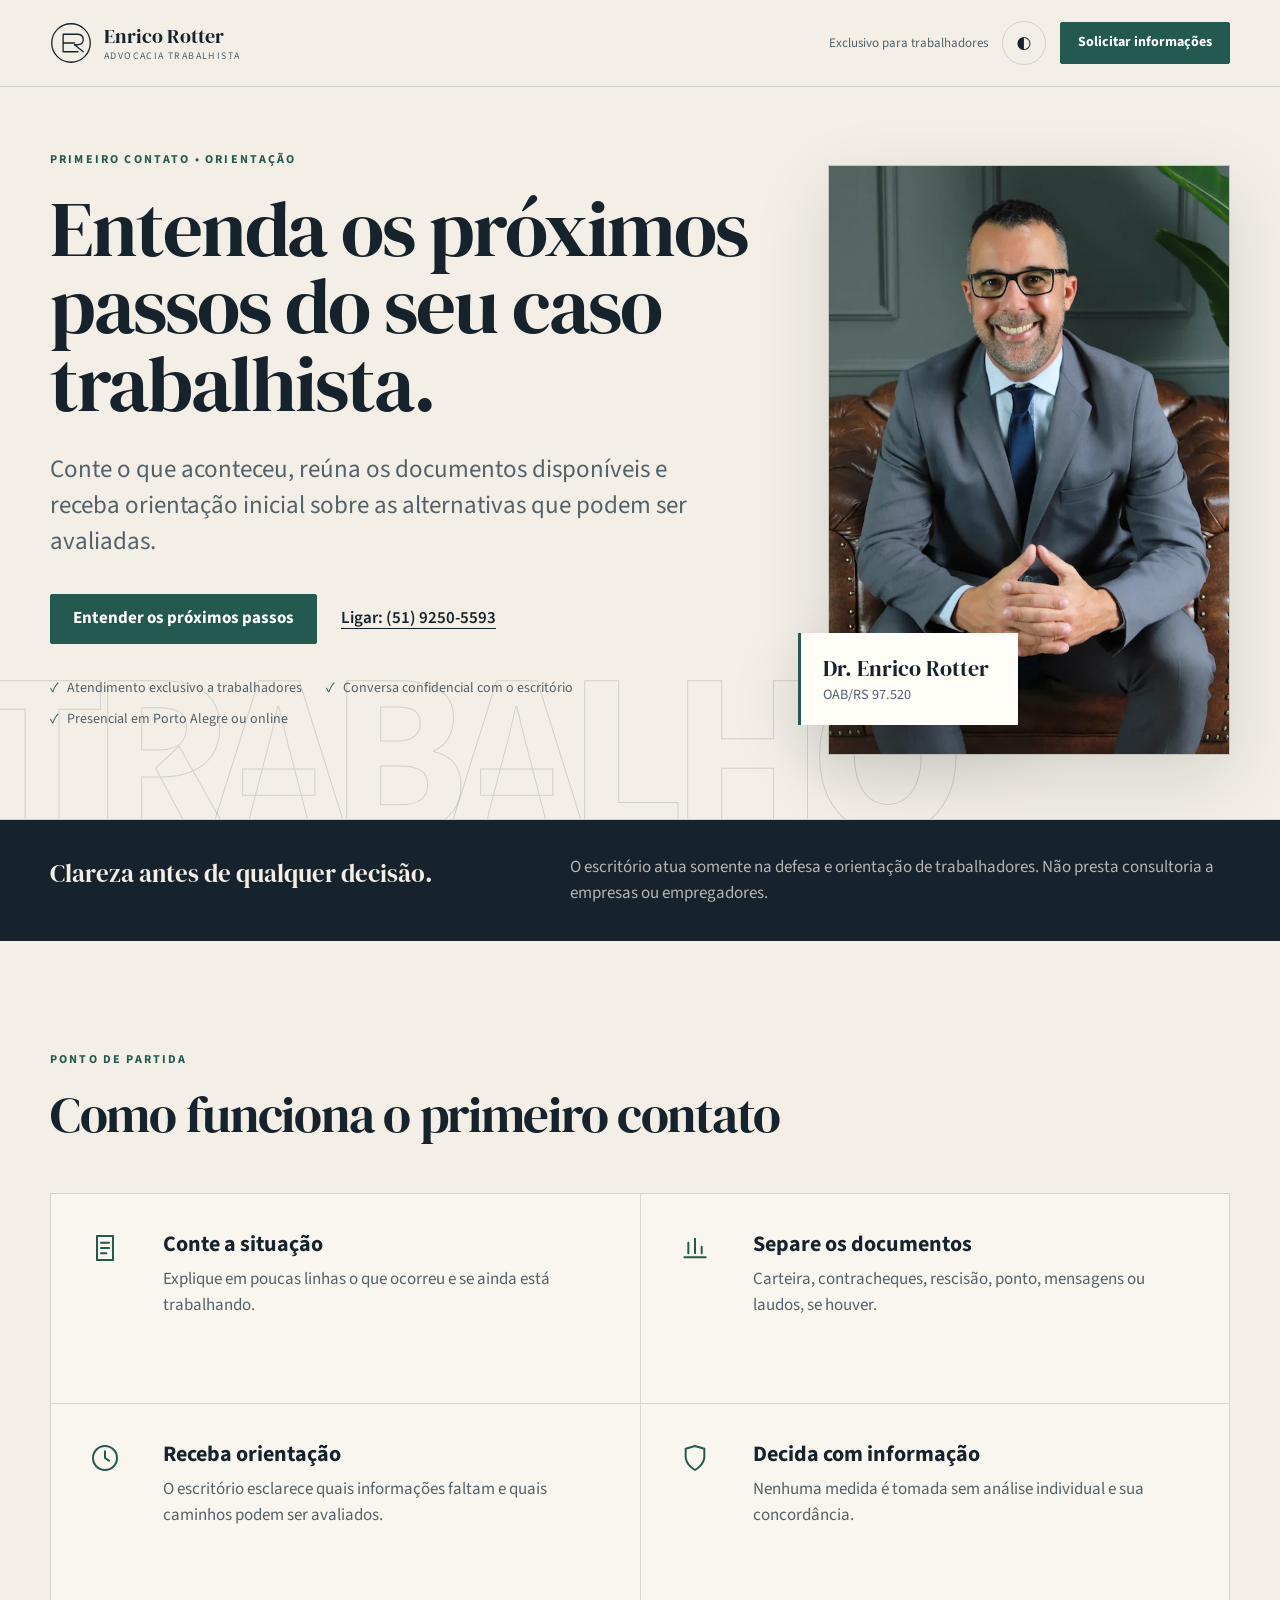
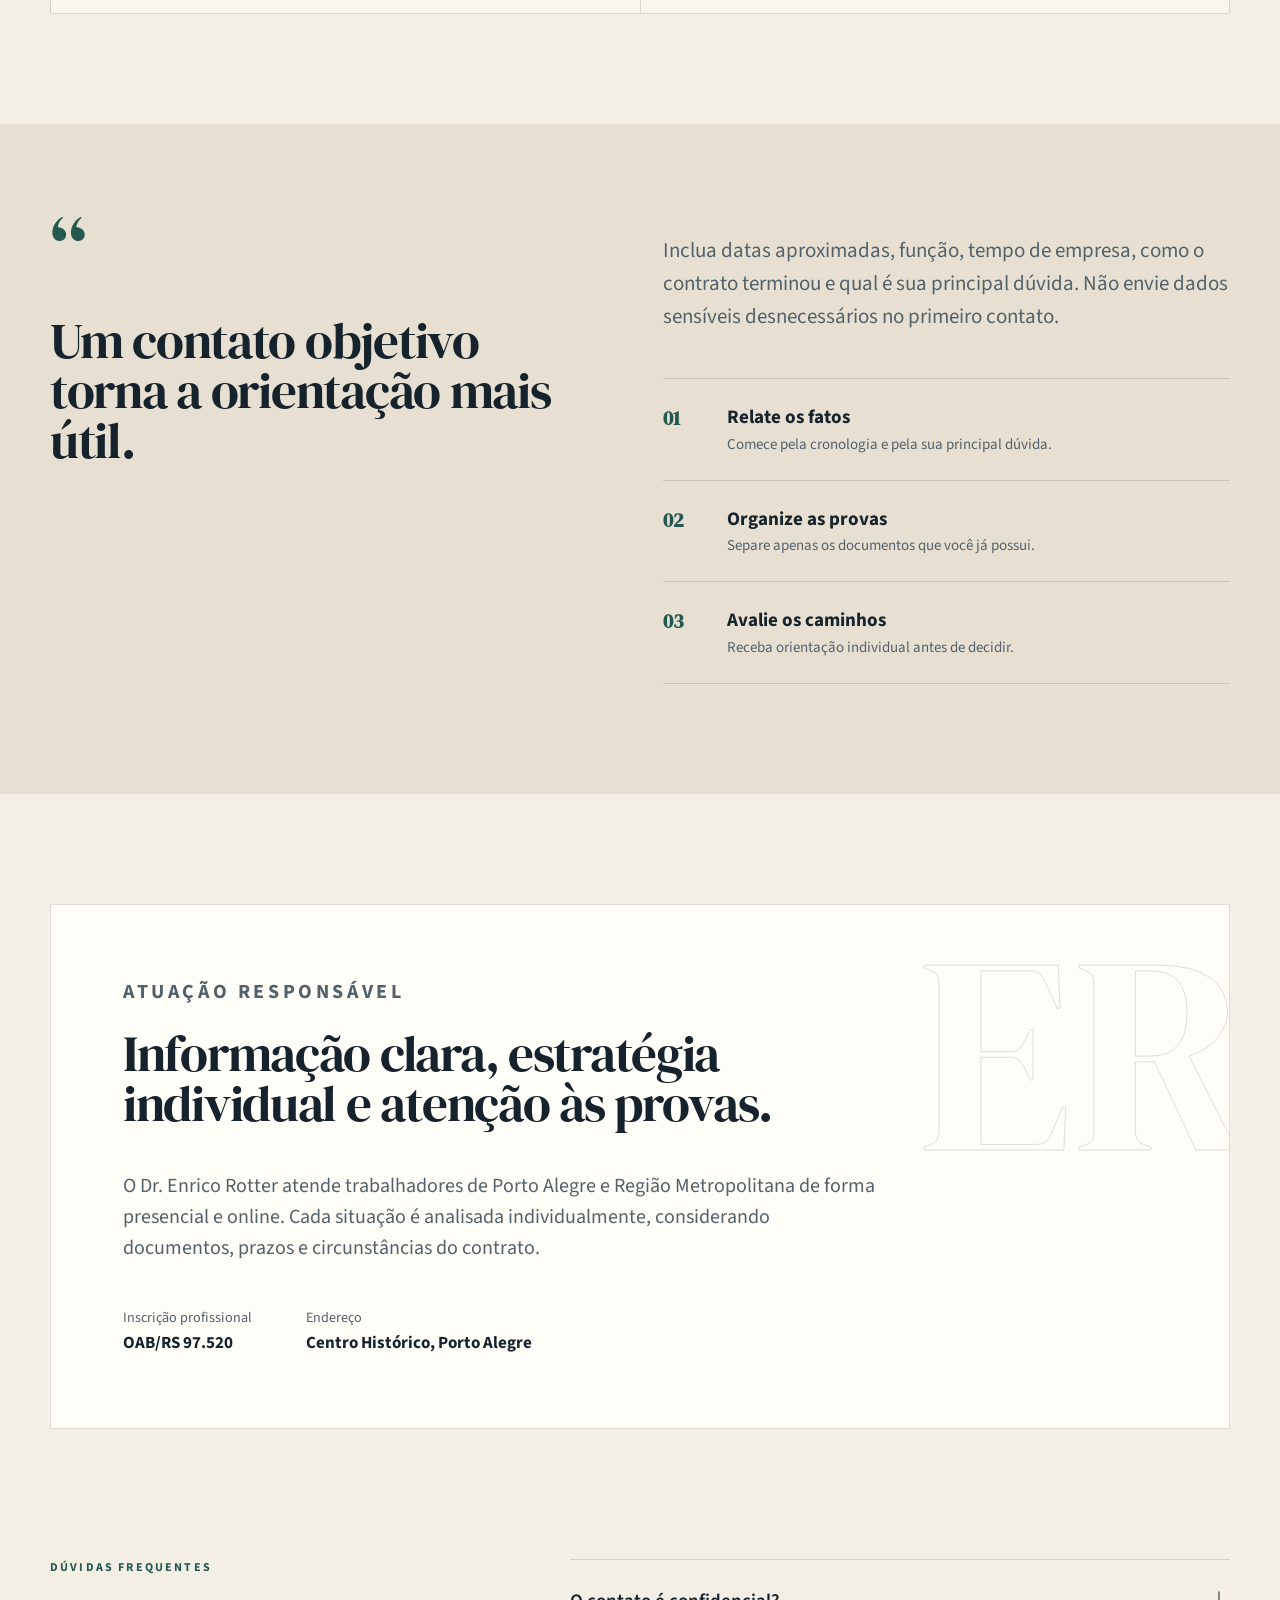
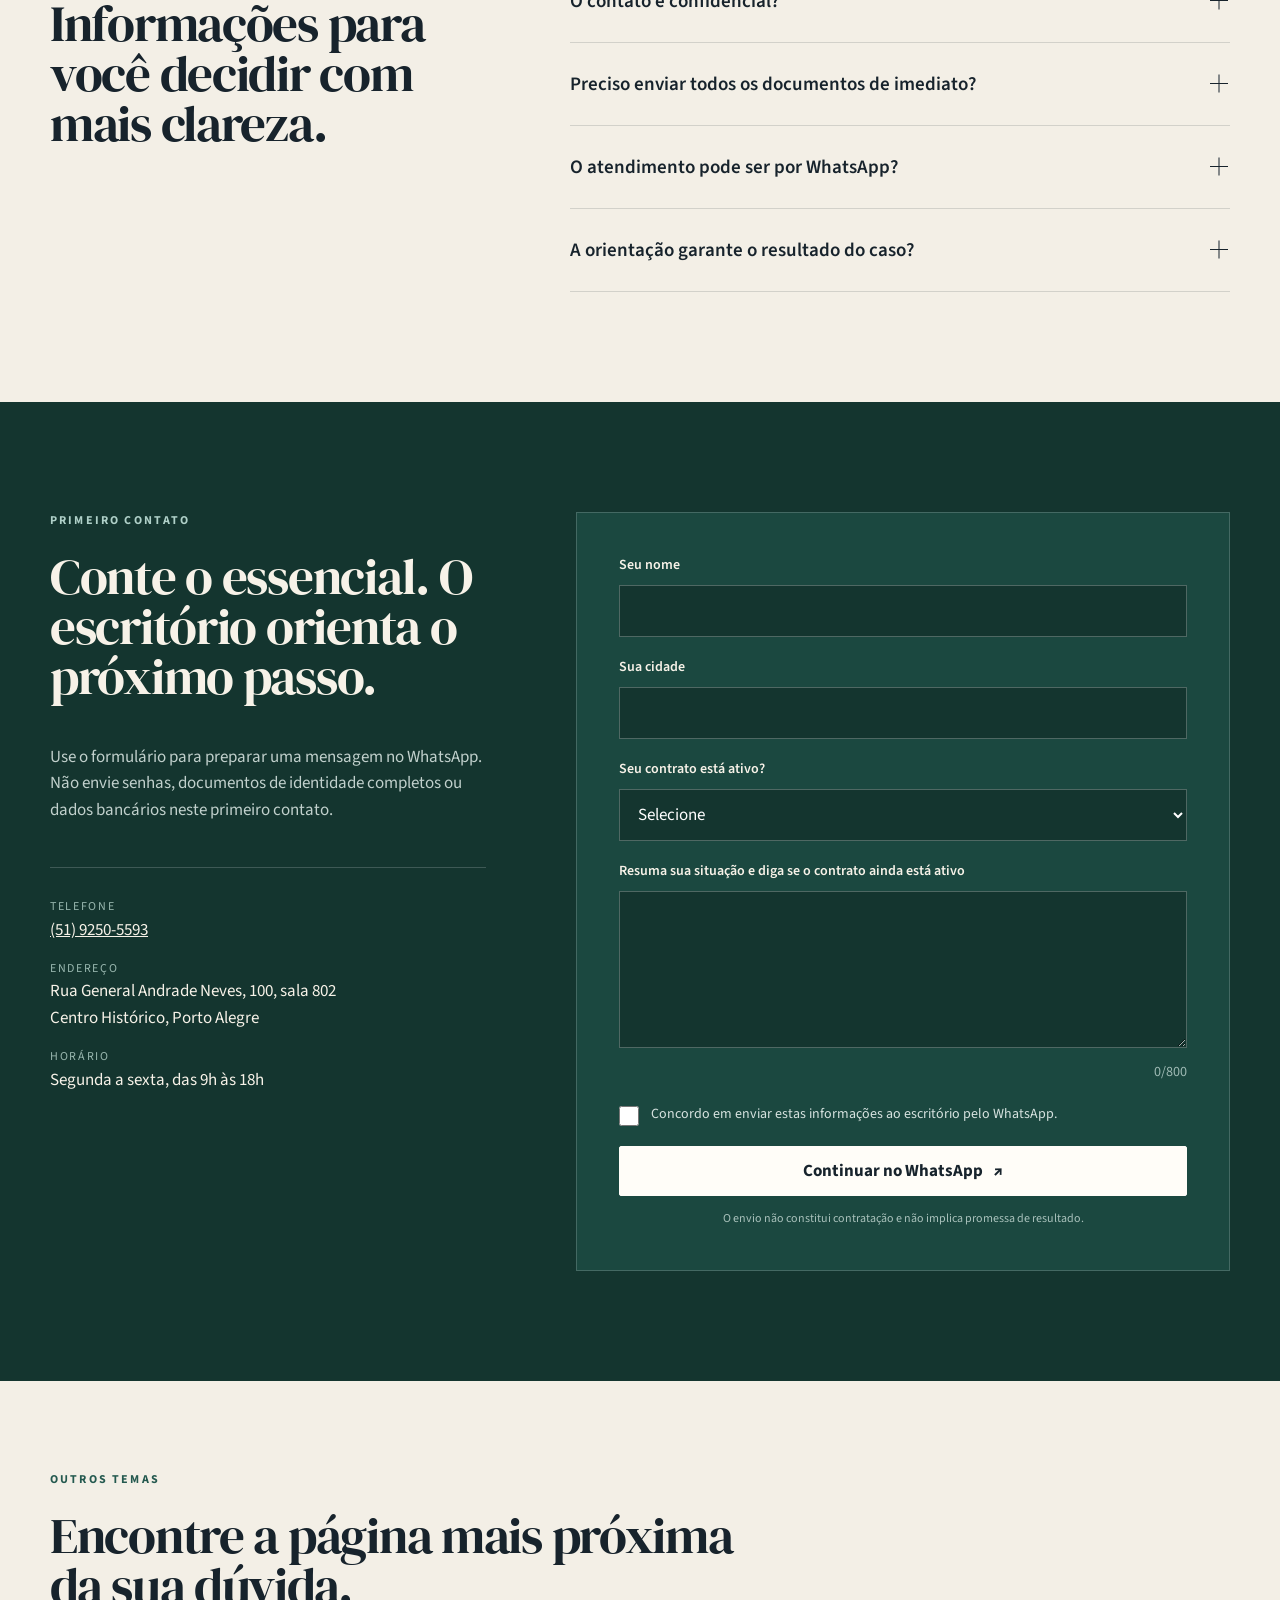
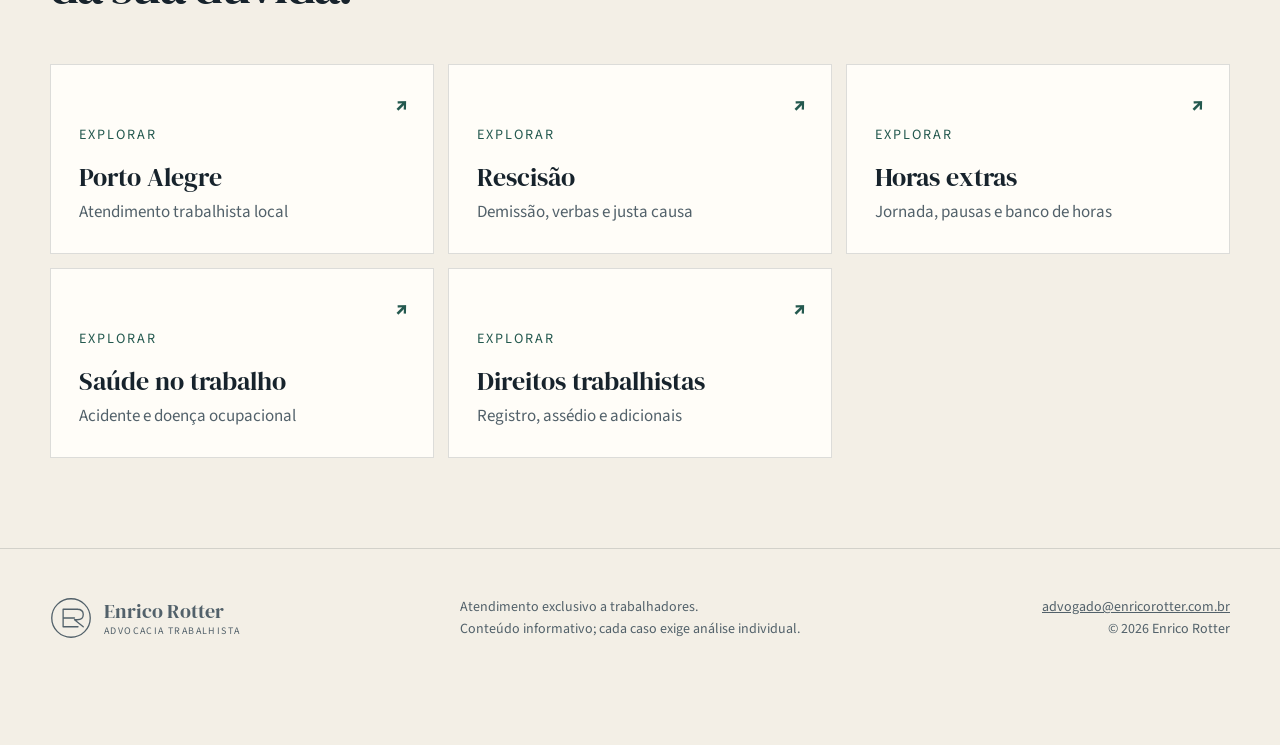
<file: public/consulta-trabalhista.html>
<!doctype html>
<html lang="pt-BR">
<head>
  <meta charset="utf-8">
  <meta name="viewport" content="width=device-width, initial-scale=1">
  <title>Entenda os próximos passos do seu caso trabalhista. | Enrico Rotter</title>
  <meta name="description" content="Conte o que aconteceu, reúna os documentos disponíveis e receba orientação inicial sobre as alternativas que podem ser avaliadas.">
  <link rel="canonical" href="https://enricorotter.com.br/consulta-trabalhista/">
  <link rel="preconnect" href="https://fonts.googleapis.com">
  <link rel="preconnect" href="https://fonts.gstatic.com" crossorigin>
  <link href="https://fonts.googleapis.com/css2?family=DM+Serif+Display&family=Source+Sans+3:wght@400;500;600;700&display=swap" rel="stylesheet">
  <link rel="stylesheet" href="styles.css">
  <link rel="icon" href="assets/favicon.svg" type="image/svg+xml">
  <!-- Start of HubSpot Embed Code -->
  <script type="text/javascript" id="hs-script-loader" async defer src="//js.hs-scripts.com/43895766.js"></script>
  <!-- End of HubSpot Embed Code -->
</head>
<body data-topic="orientação trabalhista">
  <a class="skip-link" href="#conteudo">Pular para o conteúdo</a>
  <header class="site-header">
    <div class="shell header-inner">
      <a class="brand" href="index.html" aria-label="Enrico Rotter, página inicial">
    <svg class="brand-mark" viewBox="0 0 48 48" role="img" aria-label="Monograma ER">
      <rect x="2" y="2" width="44" height="44" rx="22"/>
      <path d="M15 14h17M15 24h13M15 34h17M15 14v20M31 14c5 0 7 3 7 6s-2 6-7 6h-3l10 8"/>
    </svg>
    <span><strong>Enrico Rotter</strong><small>Advocacia Trabalhista</small></span>
  </a>
      <div class="header-actions">
        <span class="worker-only">Exclusivo para trabalhadores</span>
        <button class="theme-toggle" type="button" aria-label="Alternar tema"><span aria-hidden="true">◐</span></button>
        <a class="button button-small" href="#contato">Solicitar informações</a>
      </div>
    </div>
  </header>

  <main id="conteudo">
    <section class="hero">
      <div class="hero-grid shell">
        <div class="hero-copy">
          <p class="eyebrow">Primeiro contato • Orientação</p>
          <h1>Entenda os próximos passos do seu caso trabalhista.</h1>
          <p class="lede">Conte o que aconteceu, reúna os documentos disponíveis e receba orientação inicial sobre as alternativas que podem ser avaliadas.</p>
          <div class="hero-actions">
            <a class="button" href="#contato">Entender os próximos passos</a>
            <a class="text-link" href="tel:+555192505593">Ligar: (51) 9250-5593</a>
          </div>
          <ul class="trust-list"><li><span aria-hidden="true">✓</span>Atendimento exclusivo a trabalhadores</li><li><span aria-hidden="true">✓</span>Conversa confidencial com o escritório</li><li><span aria-hidden="true">✓</span>Presencial em Porto Alegre ou online</li></ul>
        </div>
        <div class="portrait-wrap">
          <div class="portrait-frame">
            <img src="assets/enrico-rotter.webp" alt="Dr. Enrico Rotter, advogado trabalhista" width="600" height="900">
          </div>
          <div class="portrait-caption">
            <span>Dr. Enrico Rotter</span>
            <small>OAB/RS 97.520</small>
          </div>
        </div>
      </div>
      <div class="hero-word" aria-hidden="true">TRABALHO</div>
    </section>

    <section class="statement">
      <div class="shell statement-grid">
        <p>Clareza antes de qualquer decisão.</p>
        <p>O escritório atua somente na defesa e orientação de trabalhadores. Não presta consultoria a empresas ou empregadores.</p>
      </div>
    </section>

    <section class="section shell">
      <div class="section-heading">
        <p class="eyebrow">Ponto de partida</p>
        <h2>Como funciona o primeiro contato</h2>
      </div>
      <div class="situation-grid"><article class="situation-card"><svg viewBox="0 0 24 24" aria-hidden="true"><path d="M6 3h12v18H6z"/><path d="M9 8h6M9 12h6M9 16h4"/></svg><div><h3>Conte a situação</h3><p>Explique em poucas linhas o que ocorreu e se ainda está trabalhando.</p></div></article><article class="situation-card"><svg viewBox="0 0 24 24" aria-hidden="true"><path d="M4 19h16M7 16V8m5 8V5m5 11v-5"/></svg><div><h3>Separe os documentos</h3><p>Carteira, contracheques, rescisão, ponto, mensagens ou laudos, se houver.</p></div></article><article class="situation-card"><svg viewBox="0 0 24 24" aria-hidden="true"><circle cx="12" cy="12" r="9"/><path d="M12 7v5l3 2"/></svg><div><h3>Receba orientação</h3><p>O escritório esclarece quais informações faltam e quais caminhos podem ser avaliados.</p></div></article><article class="situation-card"><svg viewBox="0 0 24 24" aria-hidden="true"><path d="M12 21s7-4 7-10V5l-7-2-7 2v6c0 6 7 10 7 10z"/></svg><div><h3>Decida com informação</h3><p>Nenhuma medida é tomada sem análise individual e sua concordância.</p></div></article></div>
    </section>

    <section class="section evidence-section">
      <div class="shell split">
        <div class="quote-block">
          <span class="quote-mark">“</span>
          <h2>Um contato objetivo torna a orientação mais útil.</h2>
        </div>
        <div class="prose-block">
          <p>Inclua datas aproximadas, função, tempo de empresa, como o contrato terminou e qual é sua principal dúvida. Não envie dados sensíveis desnecessários no primeiro contato.</p>
          <ol class="process">
            <li><b>01</b><span><strong>Relate os fatos</strong><small>Comece pela cronologia e pela sua principal dúvida.</small></span></li>
            <li><b>02</b><span><strong>Organize as provas</strong><small>Separe apenas os documentos que você já possui.</small></span></li>
            <li><b>03</b><span><strong>Avalie os caminhos</strong><small>Receba orientação individual antes de decidir.</small></span></li>
          </ol>
        </div>
      </div>
    </section>

    <section class="section about shell">
      <div class="about-card">
        <p class="eyebrow">Atuação responsável</p>
        <h2>Informação clara, estratégia individual e atenção às provas.</h2>
        <p>O Dr. Enrico Rotter atende trabalhadores de Porto Alegre e Região Metropolitana de forma presencial e online. Cada situação é analisada individualmente, considerando documentos, prazos e circunstâncias do contrato.</p>
        <div class="credential-row">
          <span><small>Inscrição profissional</small><strong>OAB/RS 97.520</strong></span>
          <span><small>Endereço</small><strong>Centro Histórico, Porto Alegre</strong></span>
        </div>
      </div>
    </section>

    <section class="section shell faq-section">
      <div class="section-heading narrow">
        <p class="eyebrow">Dúvidas frequentes</p>
        <h2>Informações para você decidir com mais clareza.</h2>
      </div>
      <div class="faq-list"><div class="faq-item"><button class="faq-question" aria-expanded="false" aria-controls="faq-consulta-trabalhista-0"><span>O contato é confidencial?</span><i aria-hidden="true"></i></button><div class="faq-answer" id="faq-consulta-trabalhista-0" hidden><p>O escritório trata as informações recebidas com dever de sigilo profissional, observadas as regras aplicáveis.</p></div></div><div class="faq-item"><button class="faq-question" aria-expanded="false" aria-controls="faq-consulta-trabalhista-1"><span>Preciso enviar todos os documentos de imediato?</span><i aria-hidden="true"></i></button><div class="faq-answer" id="faq-consulta-trabalhista-1" hidden><p>Não. Comece com um resumo. O escritório indicará quais documentos são relevantes para aprofundar a análise.</p></div></div><div class="faq-item"><button class="faq-question" aria-expanded="false" aria-controls="faq-consulta-trabalhista-2"><span>O atendimento pode ser por WhatsApp?</span><i aria-hidden="true"></i></button><div class="faq-answer" id="faq-consulta-trabalhista-2" hidden><p>Sim. O WhatsApp pode ser usado para o primeiro contato e organização do atendimento.</p></div></div><div class="faq-item"><button class="faq-question" aria-expanded="false" aria-controls="faq-consulta-trabalhista-3"><span>A orientação garante o resultado do caso?</span><i aria-hidden="true"></i></button><div class="faq-answer" id="faq-consulta-trabalhista-3" hidden><p>Não. A advocacia é atividade de meio, e qualquer avaliação depende dos fatos, provas e decisões aplicáveis ao caso.</p></div></div></div>
    </section>

    <section class="section contact-section" id="contato">
      <div class="shell contact-grid">
        <div>
          <p class="eyebrow light">Primeiro contato</p>
          <h2>Conte o essencial. O escritório orienta o próximo passo.</h2>
          <p>Use o formulário para preparar uma mensagem no WhatsApp. Não envie senhas, documentos de identidade completos ou dados bancários neste primeiro contato.</p>
          <div class="office-details">
            <p><span>Telefone</span><a href="tel:+555192505593">(51) 9250-5593</a></p>
            <p><span>Endereço</span>Rua General Andrade Neves, 100, sala 802<br>Centro Histórico, Porto Alegre</p>
            <p><span>Horário</span>Segunda a sexta, das 9h às 18h</p>
          </div>
        </div>
        <form class="lead-form" novalidate>
          <div class="field">
            <label for="nome-consulta-trabalhista">Seu nome</label>
            <input id="nome-consulta-trabalhista" name="nome" autocomplete="name" required>
            <small class="field-error">Informe seu nome.</small>
          </div>
          <div class="field">
            <label for="cidade-consulta-trabalhista">Sua cidade</label>
            <input id="cidade-consulta-trabalhista" name="cidade" autocomplete="address-level2" required>
            <small class="field-error">Informe sua cidade.</small>
          </div>
          <div class="field">
            <label for="vinculo-consulta-trabalhista">Seu contrato está ativo?</label>
            <select id="vinculo-consulta-trabalhista" name="vinculo" required>
              <option value="">Selecione</option>
              <option>Sim, ainda estou trabalhando</option>
              <option>Não, o contrato terminou</option>
              <option>Não tenho certeza</option>
            </select>
            <small class="field-error">Selecione uma opção.</small>
          </div>
          <div class="field">
            <label for="relato-consulta-trabalhista">Resuma sua situação e diga se o contrato ainda está ativo</label>
            <textarea id="relato-consulta-trabalhista" name="relato" rows="5" maxlength="800" required></textarea>
            <div class="field-meta"><small class="field-error">Escreva um breve resumo.</small><small><span class="char-count">0</span>/800</small></div>
          </div>
          <label class="consent"><input type="checkbox" name="consentimento" required><span>Concordo em enviar estas informações ao escritório pelo WhatsApp.</span></label>
          <small class="form-error">Revise os campos indicados e o consentimento.</small>
          <button class="button button-light" type="submit">Continuar no WhatsApp <span aria-hidden="true">↗</span></button>
          <p class="form-note">O envio não constitui contratação e não implica promessa de resultado.</p>
        </form>
      </div>
    </section>

    <section class="section shell related">
      <div class="section-heading inline">
        <div><p class="eyebrow">Outros temas</p><h2>Encontre a página mais próxima da sua dúvida.</h2></div>
      </div>
      <div class="related-grid"><a class="related-card" href="index.html"><small>Explorar</small><strong>Porto Alegre</strong><span>Atendimento trabalhista local</span><b aria-hidden="true">↗</b></a><a class="related-card" href="rescisao-trabalhista.html"><small>Explorar</small><strong>Rescisão</strong><span>Demissão, verbas e justa causa</span><b aria-hidden="true">↗</b></a><a class="related-card" href="horas-extras.html"><small>Explorar</small><strong>Horas extras</strong><span>Jornada, pausas e banco de horas</span><b aria-hidden="true">↗</b></a><a class="related-card" href="acidente-doenca-ocupacional.html"><small>Explorar</small><strong>Saúde no trabalho</strong><span>Acidente e doença ocupacional</span><b aria-hidden="true">↗</b></a><a class="related-card" href="direitos-trabalhistas.html"><small>Explorar</small><strong>Direitos trabalhistas</strong><span>Registro, assédio e adicionais</span><b aria-hidden="true">↗</b></a></div>
    </section>
  </main>

  <footer class="site-footer">
    <div class="shell footer-grid">
      <a class="brand" href="index.html" aria-label="Enrico Rotter, página inicial">
    <svg class="brand-mark" viewBox="0 0 48 48" role="img" aria-label="Monograma ER">
      <rect x="2" y="2" width="44" height="44" rx="22"/>
      <path d="M15 14h17M15 24h13M15 34h17M15 14v20M31 14c5 0 7 3 7 6s-2 6-7 6h-3l10 8"/>
    </svg>
    <span><strong>Enrico Rotter</strong><small>Advocacia Trabalhista</small></span>
  </a>
      <p>Atendimento exclusivo a trabalhadores.<br>Conteúdo informativo; cada caso exige análise individual.</p>
      <div><a href="mailto:advogado@enricorotter.com.br">advogado@enricorotter.com.br</a><br><span>© 2026 Enrico Rotter</span></div>
    </div>
  </footer>
  <a class="mobile-cta" href="#contato">Solicitar informações</a>
  <script src="app.js"></script>
<script data-pplx-inline-edit>
(function () {
  if (window === window.top) return;

  const allowedParentOrigins = ["https://www.perplexity.ai","https://perplexity.ai","https://testing.perplexity.ai","https://staging.perplexity.ai","https://*.preview.i.perplexity.ai","http://perplexity.localhost","http://localhost:1420","http://127.0.0.1:1420","http://localhost:3000","http://127.0.0.1:3000","http://localhost:5173","http://127.0.0.1:5173"];
  const MAX_FONT_BYTES = 500 * 1024;
  const MAX_TOTAL_FONT_BYTES = 2 * 1024 * 1024;
  let scrollForwarding = false;
  let scrollRaf = 0;
  let trustedTopOrigin = null;

  // Allow entries like "https://*.preview.i.perplexity.ai" — the wildcard
  // matches a single DNS label (no dots), so "https://*.foo" cannot stretch
  // across multiple labels.
  function matchesAllowedOrigin(origin) {
    if (!origin) return false;
    for (const entry of allowedParentOrigins) {
      if (!entry.includes("*")) {
        if (entry === origin) return true;
        continue;
      }
      const pattern = new RegExp(
        "^" +
          entry.replace(/[.+?^${}()|[\]\\]/g, "\\$&").replace(/\*/g, "[^.]+") +
          "$",
      );
      if (pattern.test(origin)) return true;
    }
    return false;
  }

  // Trust decision: when the sender is same-origin-visible (event.origin is a
  // real origin like https://www.perplexity.ai) we trust event.origin directly.
  // When event.origin is "null" (opaque broker srcdoc), we fall back to the
  // broker's stamped `parentOrigin` to identify the top window. The fallback
  // is claim-only — we rely on the browser's native `targetOrigin` enforcement
  // on the response path (see postToTrustedTop) to ensure replies can't be
  // delivered to anyone but the actual top window of that claimed origin.
  function getTrustedParentOrigin(event) {
    const forwardedParentOrigin =
      typeof event.data.parentOrigin === "string" ? event.data.parentOrigin : null;
    const parentOrigin = event.origin === "null" ? forwardedParentOrigin : event.origin;
    return matchesAllowedOrigin(parentOrigin) ? parentOrigin : null;
  }

  // All responses go to window.top with targetOrigin = the allowlisted origin.
  // An attacker that iframes us inside their own null-origin broker can claim
  // any parentOrigin they like, but the browser will drop the reply whenever
  // the real top's origin doesn't match — so the screenshot never leaves.
  function postToTrustedTop(message) {
    if (!trustedTopOrigin) return;
    try {
      window.top.postMessage(message, trustedTopOrigin);
    } catch (_error) {}
  }

  function inlineAll(original, clone) {
    if (original.nodeType !== 1 || clone.nodeType !== 1) return;

    try {
      const computedStyle = getComputedStyle(original);
      // cssText on a computed style is the serialized declaration in modern
      // Chromium/Safari — a single read beats enumerating ~400 longhand
      // properties. Firefox returns "" here, so we fall back on empty.
      const serialized = computedStyle.cssText;
      if (serialized) {
        clone.style.cssText = serialized;
      } else {
        const parts = new Array(computedStyle.length);
        for (let index = 0; index < computedStyle.length; index += 1) {
          const property = computedStyle[index];
          parts[index] = `${property}:${computedStyle.getPropertyValue(property)};`;
        }
        clone.style.cssText = parts.join("");
      }
    } catch (_error) {}

    const originalChildren = original.children;
    const clonedChildren = clone.children;
    for (
      let index = 0;
      index < originalChildren.length && index < clonedChildren.length;
      index += 1
    ) {
      inlineAll(originalChildren[index], clonedChildren[index]);
    }
  }

  function extractFontUrl(srcValue) {
    const matches = [
      ...srcValue.matchAll(
        /url\(["']?([^"')]+)["']?\)(?:\s*format\(["']?([^"')]+)["']?\))?/gi,
      ),
    ];
    if (matches.length === 0) return null;
    const woff2 = matches.find((m) => m[2] && m[2].toLowerCase().includes("woff2"));
    if (woff2) return woff2[1];
    const woff = matches.find((m) => m[2] && m[2].toLowerCase().includes("woff"));
    if (woff) return woff[1];
    return matches[0][1];
  }

  // Cache resolved font URL -> data URI across captures. Fonts on a page
  // essentially never change, and a batch run emits multiple captures back to
  // back — without this we'd refetch + re-base64 every time.
  const fontDataUriCache = new Map();
  const SRC_DECLARATION_RE = /src\s*:\s*[^;}]+/i;

  async function fetchAsDataUri(url) {
    if (fontDataUriCache.has(url)) return fontDataUriCache.get(url);
    let dataUri = null;
    try {
      const response = await fetch(url, { mode: "cors", credentials: "omit" });
      if (response.ok) {
        const blob = await response.blob();
        if (blob.size <= MAX_FONT_BYTES) {
          dataUri = await new Promise((resolve) => {
            const reader = new FileReader();
            reader.onloadend = () =>
              resolve(typeof reader.result === "string" ? reader.result : null);
            reader.onerror = () => resolve(null);
            reader.readAsDataURL(blob);
          });
        }
      }
    } catch (_error) {
      dataUri = null;
    }
    fontDataUriCache.set(url, dataUri);
    return dataUri;
  }

  function collectFontFaceRuleTexts() {
    const rules = [];
    for (const sheet of document.styleSheets) {
      let cssRules;
      try {
        cssRules = sheet.cssRules;
      } catch (_error) {
        continue;
      }
      if (!cssRules) continue;
      for (const rule of cssRules) {
        const cssText = rule.cssText || "";
        if (cssText.startsWith("@font-face")) rules.push(cssText);
      }
    }
    return rules;
  }

  async function buildInlinedFontCss() {
    const ruleTexts = collectFontFaceRuleTexts();
    if (ruleTexts.length === 0) return null;

    const resolved = ruleTexts.map((cssText) => {
      if (!SRC_DECLARATION_RE.test(cssText)) return null;
      const srcMatch = cssText.match(/src\s*:\s*([^;}]+)[;}]/i);
      if (!srcMatch) return null;
      const url = extractFontUrl(srcMatch[1]);
      if (!url) return null;
      try {
        return { cssText, url: new URL(url, document.baseURI).href };
      } catch (_error) {
        return null;
      }
    });

    const dataUris = await Promise.all(
      resolved.map((entry) => (entry ? fetchAsDataUri(entry.url) : Promise.resolve(null))),
    );

    const inlined = [];
    let totalBytes = 0;
    for (let index = 0; index < resolved.length; index += 1) {
      const entry = resolved[index];
      const dataUri = dataUris[index];
      if (!entry || !dataUri) continue;
      const approxBytes = dataUri.length * 0.75;
      if (totalBytes + approxBytes > MAX_TOTAL_FONT_BYTES) break;
      totalBytes += approxBytes;
      inlined.push(entry.cssText.replace(SRC_DECLARATION_RE, `src: url("${dataUri}")`));
    }
    return inlined.length > 0 ? inlined.join("\n") : null;
  }

  function stripExternal(clone) {
    const images = clone.querySelectorAll("img");
    for (let index = 0; index < images.length; index += 1) {
      const src = images[index].getAttribute("src");
      if (src && !src.startsWith("data:")) images[index].removeAttribute("src");
    }

    const elements = clone.querySelectorAll("*");
    for (let index = 0; index < elements.length; index += 1) {
      const style = elements[index].style.cssText;
      if (style && style.includes("url(")) {
        elements[index].style.cssText = style.replace(
          /url\(["']?(?!data:)[^)"']*["']?\)/gi,
          "none",
        );
      }
    }
  }

  function emitScroll() {
    scrollRaf = 0;
    if (!scrollForwarding) return;
    postToTrustedTop({
      type: "INLINE_EDIT_SCROLL",
      scrollX: window.scrollX,
      scrollY: window.scrollY,
    });
  }

  window.addEventListener(
    "scroll",
    function () {
      if (!scrollForwarding || scrollRaf) return;
      scrollRaf = requestAnimationFrame(emitScroll);
    },
    { passive: true, capture: true },
  );

  async function handleCaptureRequest(event) {
    const requestId = event.data.requestId;
    const scrollX = window.scrollX;
    const scrollY = window.scrollY;
    const width = window.innerWidth;
    const height = window.innerHeight;

    function postResult(dataUrl) {
      postToTrustedTop({
        type: "INLINE_EDIT_SCREENSHOT_RESULT",
        requestId,
        dataUrl,
        scrollX,
        scrollY,
      });
    }

    try {
      // Wait for any pending web fonts to resolve so both inline metrics and
      // the @font-face inlining below see the same loaded faces.
      if (document.fonts && document.fonts.ready) {
        try {
          await document.fonts.ready;
        } catch (_error) {}
      }

      const clone = document.documentElement.cloneNode(true);
      inlineAll(document.documentElement, clone);

      const removedNodes = clone.querySelectorAll("script,link[rel=\"stylesheet\"],style");
      for (let index = 0; index < removedNodes.length; index += 1) {
        removedNodes[index].remove();
      }

      stripExternal(clone);

      // Re-embed web fonts as data-URI @font-face rules so the SVG rasterizer
      // can resolve them — external font URLs aren't fetched during
      // foreignObject rendering, which would otherwise force a fallback face
      // and change text metrics.
      const inlinedFontCss = await buildInlinedFontCss();
      if (inlinedFontCss) {
        const styleEl = document.createElement("style");
        styleEl.textContent = inlinedFontCss;
        const head = clone.querySelector("head");
        if (head) head.appendChild(styleEl);
        else clone.insertBefore(styleEl, clone.firstChild);
      }

      const html = new XMLSerializer().serializeToString(clone);
      const svg =
        `<svg xmlns="http://www.w3.org/2000/svg" width="${width}" height="${height}">` +
        '<foreignObject width="100%" height="100%">' +
        `<div xmlns="http://www.w3.org/1999/xhtml" style="width:${width}px;height:${height}px;overflow:hidden">` +
        `<div style="position:relative;left:-${scrollX}px;top:-${scrollY}px">` +
        html +
        "</div></div></foreignObject></svg>";
      const svgUrl = `data:image/svg+xml;charset=utf-8,${encodeURIComponent(svg)}`;
      const image = new Image();
      image.onload = function () {
        const canvas = document.createElement("canvas");
        canvas.width = width;
        canvas.height = height;
        canvas.getContext("2d").drawImage(image, 0, 0);
        postResult(canvas.toDataURL("image/png"));
      };
      image.onerror = function () {
        postResult(null);
      };
      image.src = svgUrl;
    } catch (_error) {
      postResult(null);
    }
  }

  window.addEventListener("message", function (event) {
    if (!event.data) return;
    // Only accept messages from the direct parent frame. Blocks sibling /
    // unrelated-window postMessage senders that could otherwise reach us.
    if (event.source !== window.parent) return;

    const trustedParentOrigin = getTrustedParentOrigin(event);
    if (!trustedParentOrigin) return;
    trustedTopOrigin = trustedParentOrigin;

    if (event.data.type === "INLINE_EDIT_SCROLL_START") {
      scrollForwarding = true;
      emitScroll();
      return;
    }

    if (event.data.type === "INLINE_EDIT_SCROLL_STOP") {
      scrollForwarding = false;
      if (scrollRaf) cancelAnimationFrame(scrollRaf);
      scrollRaf = 0;
      return;
    }

    if (event.data.type !== "INLINE_EDIT_CAPTURE_REQUEST") return;

    handleCaptureRequest(event);
  });
})();


</script></body>
</html>
</file>
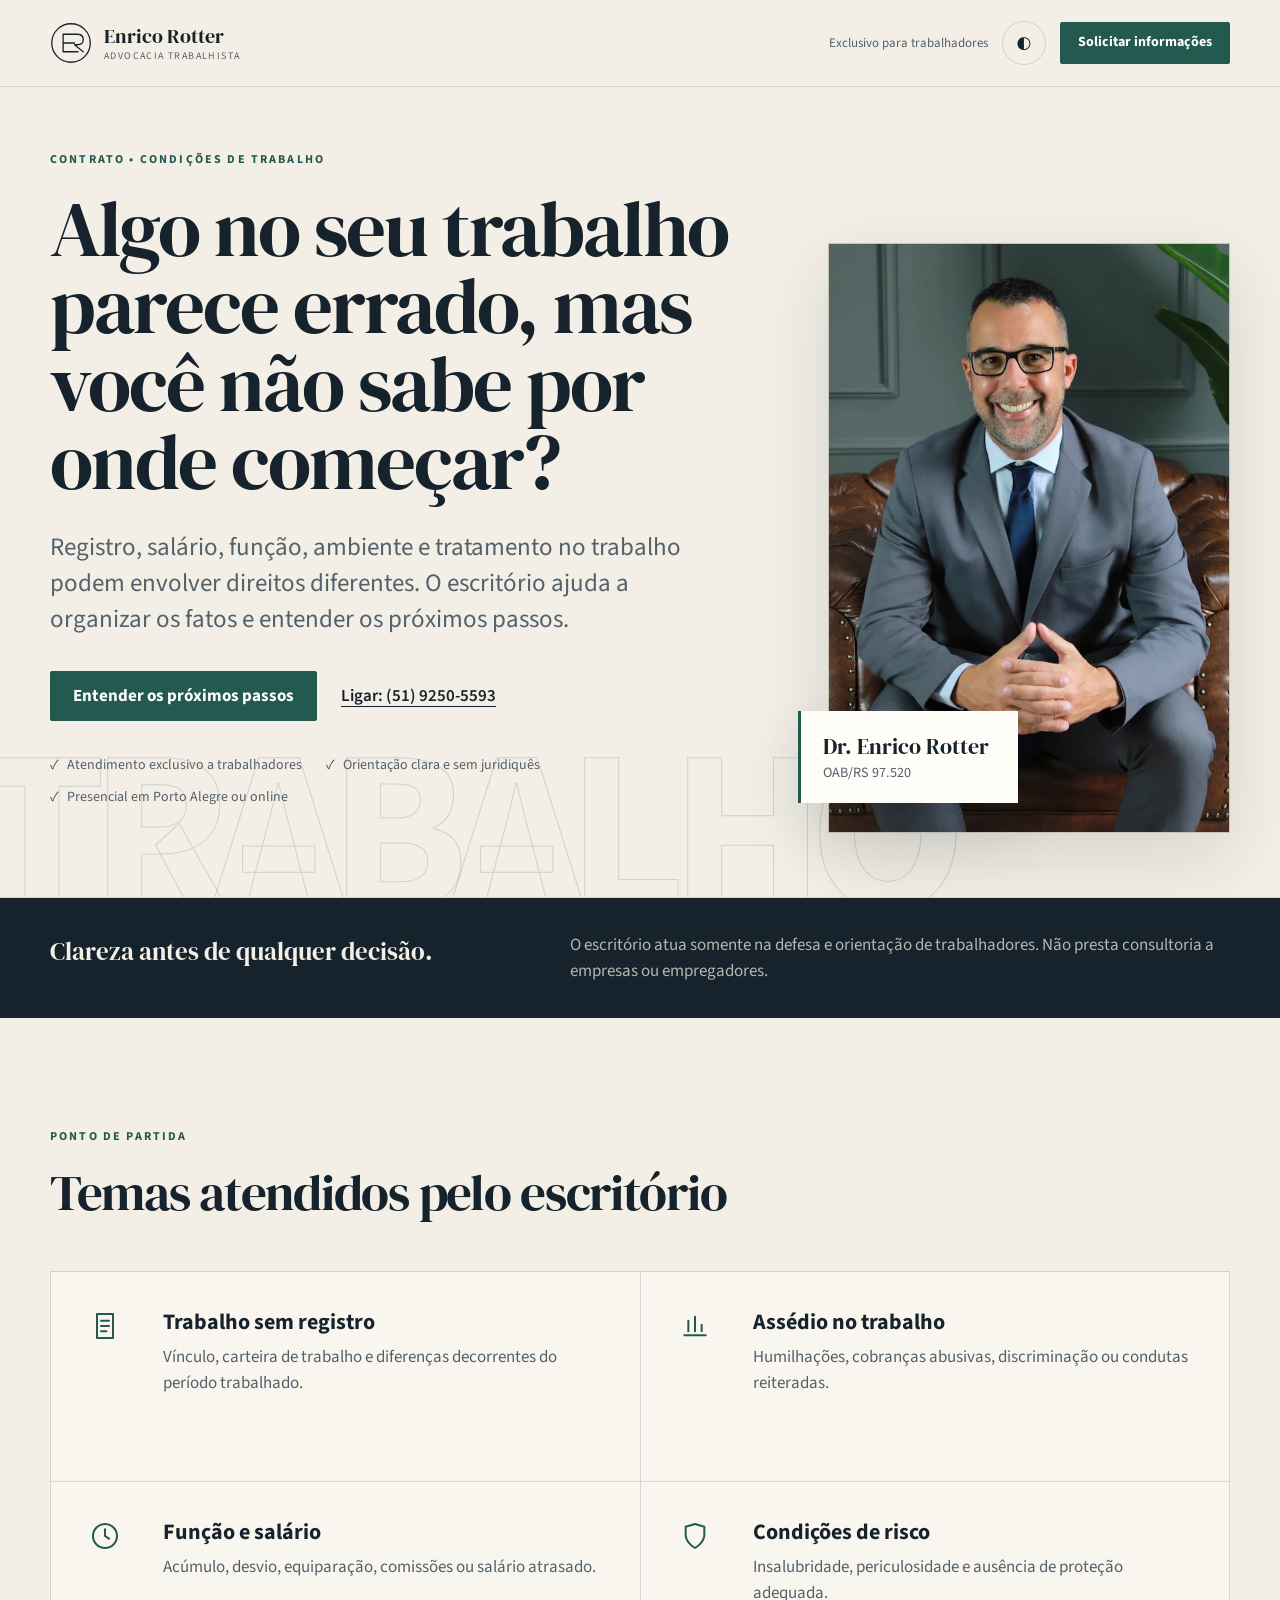
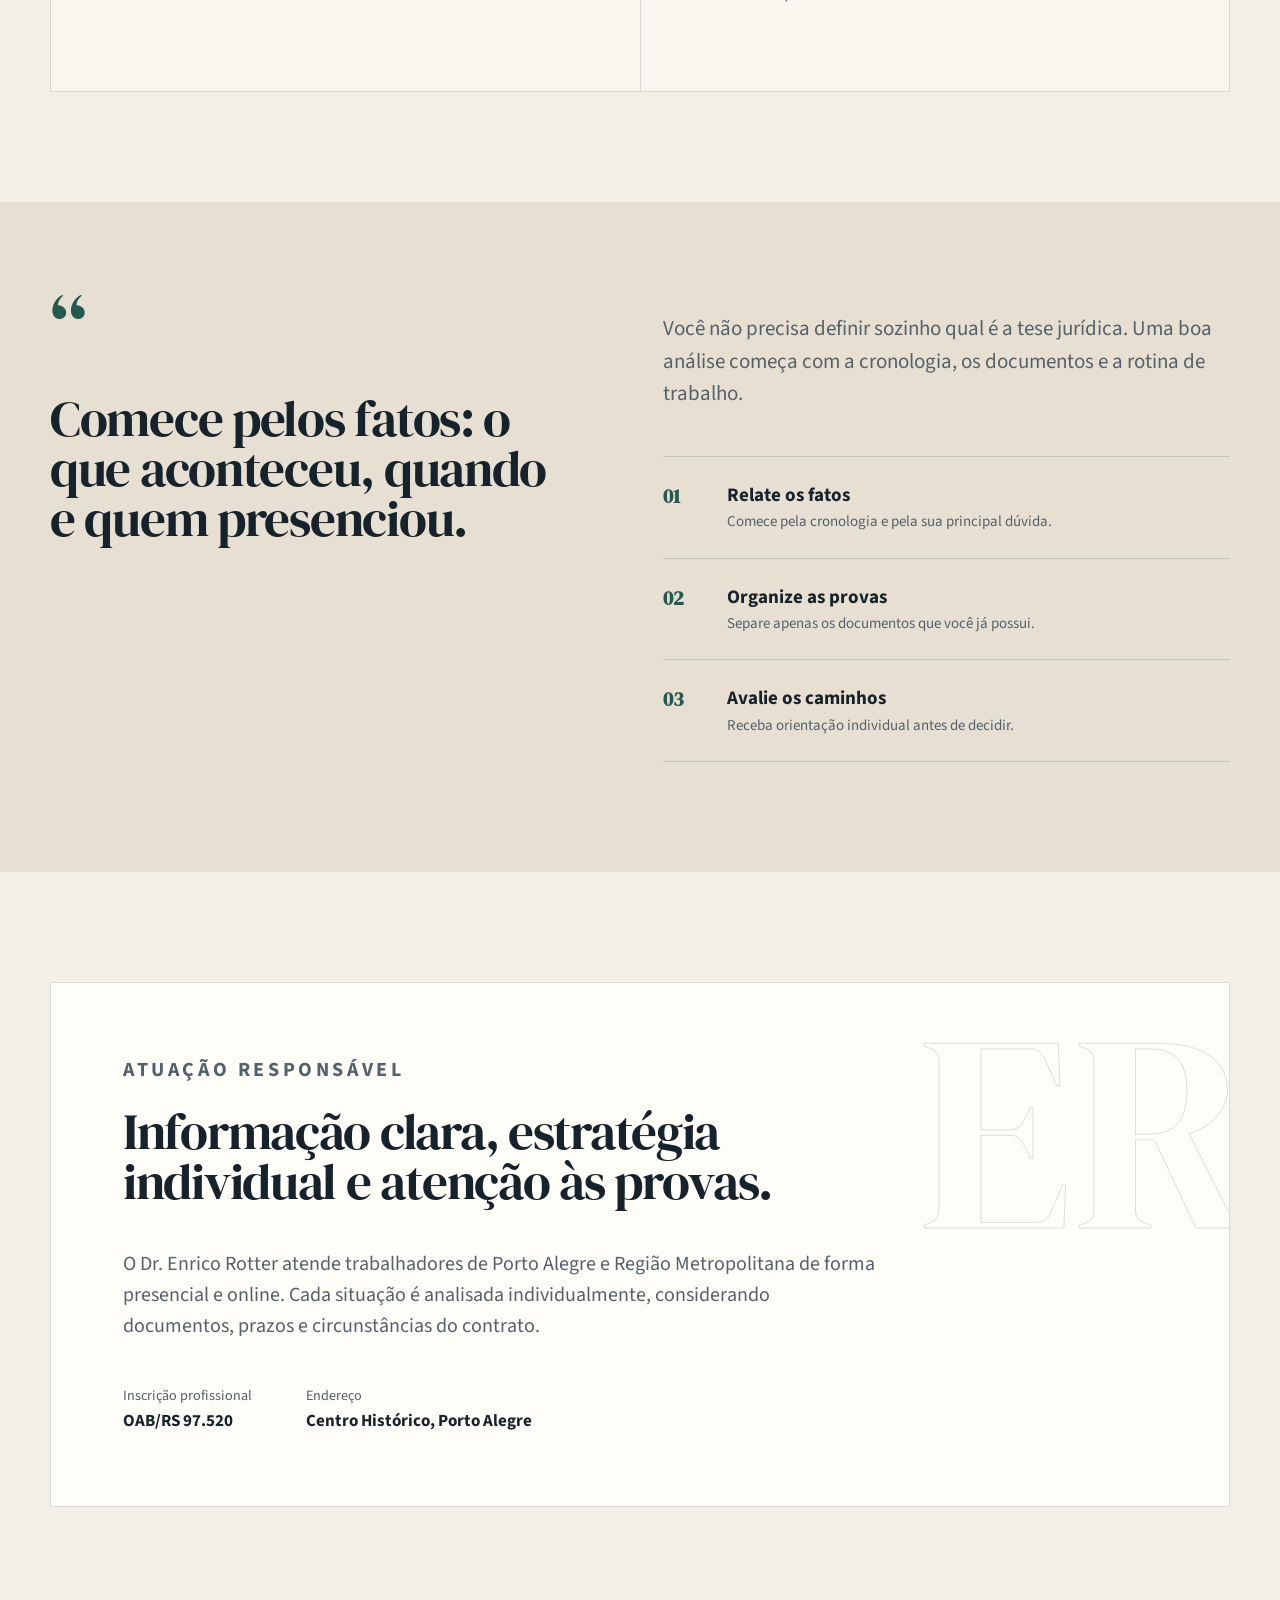
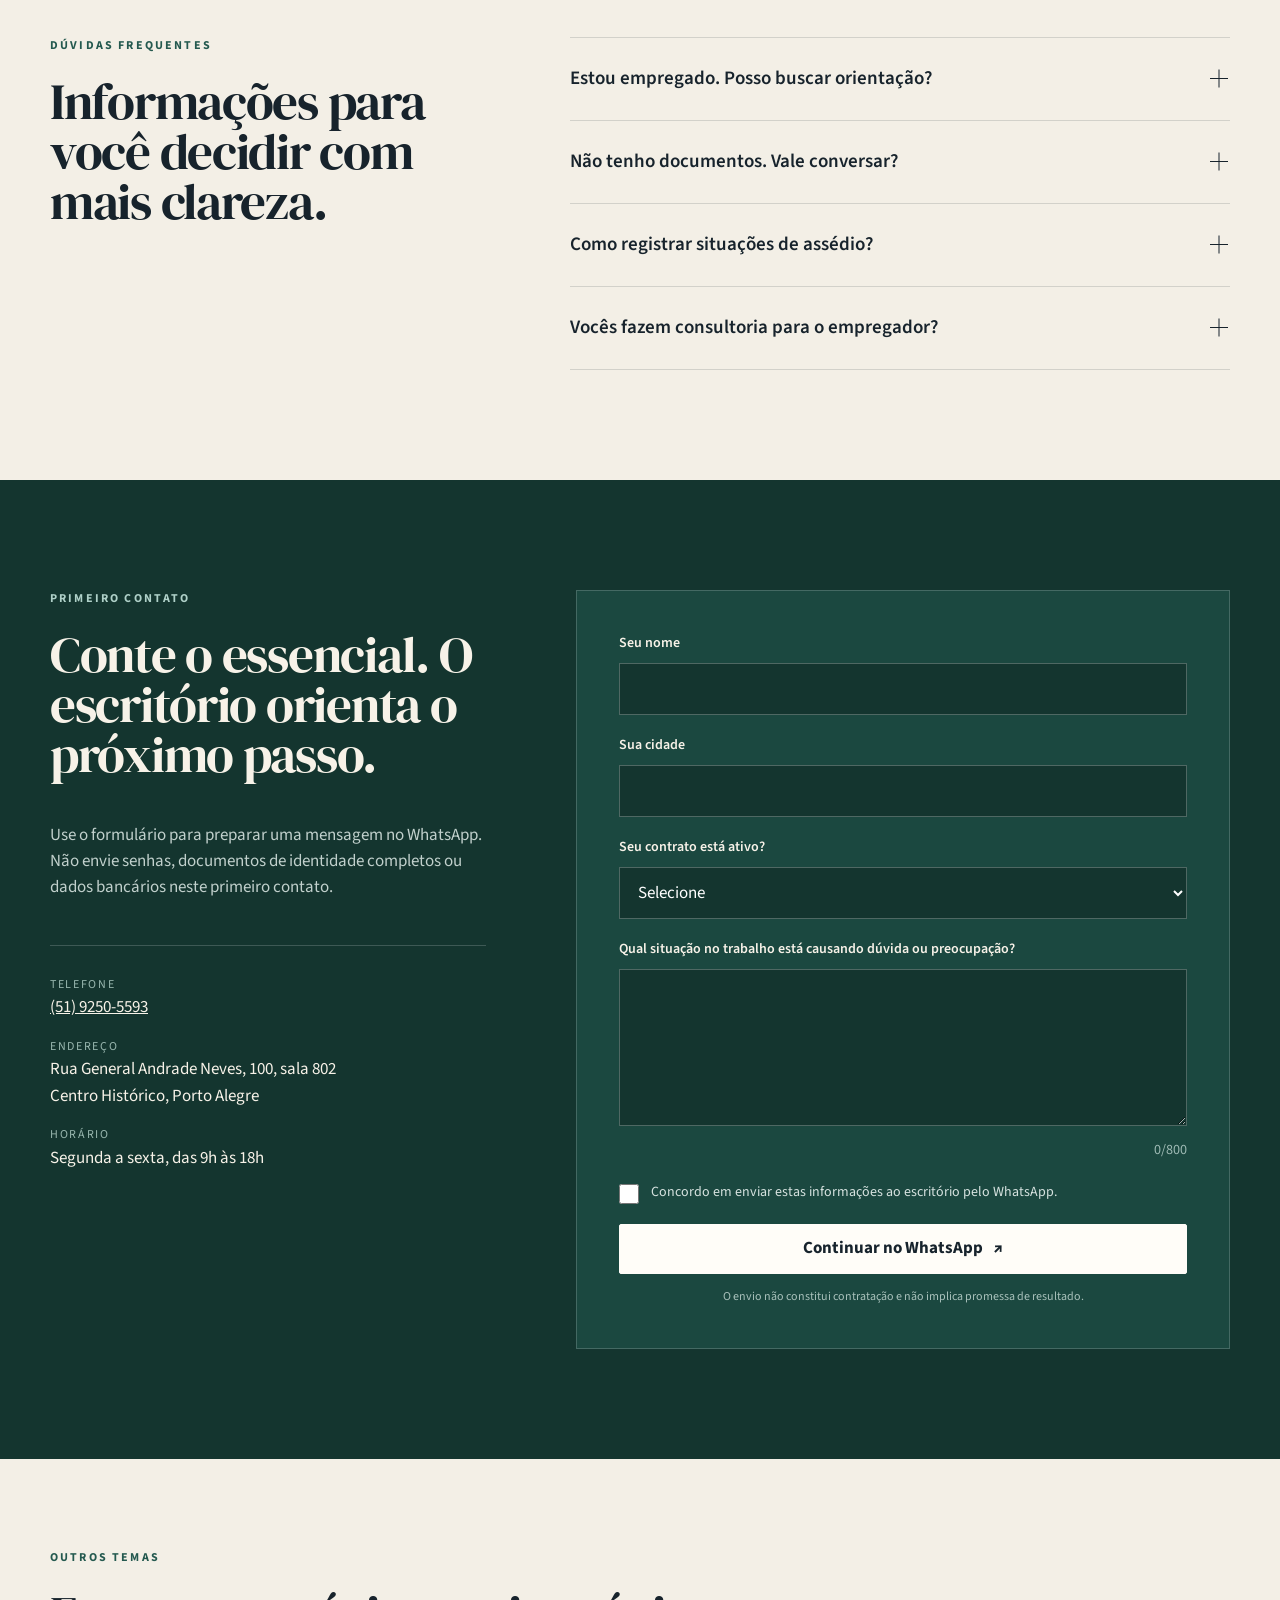
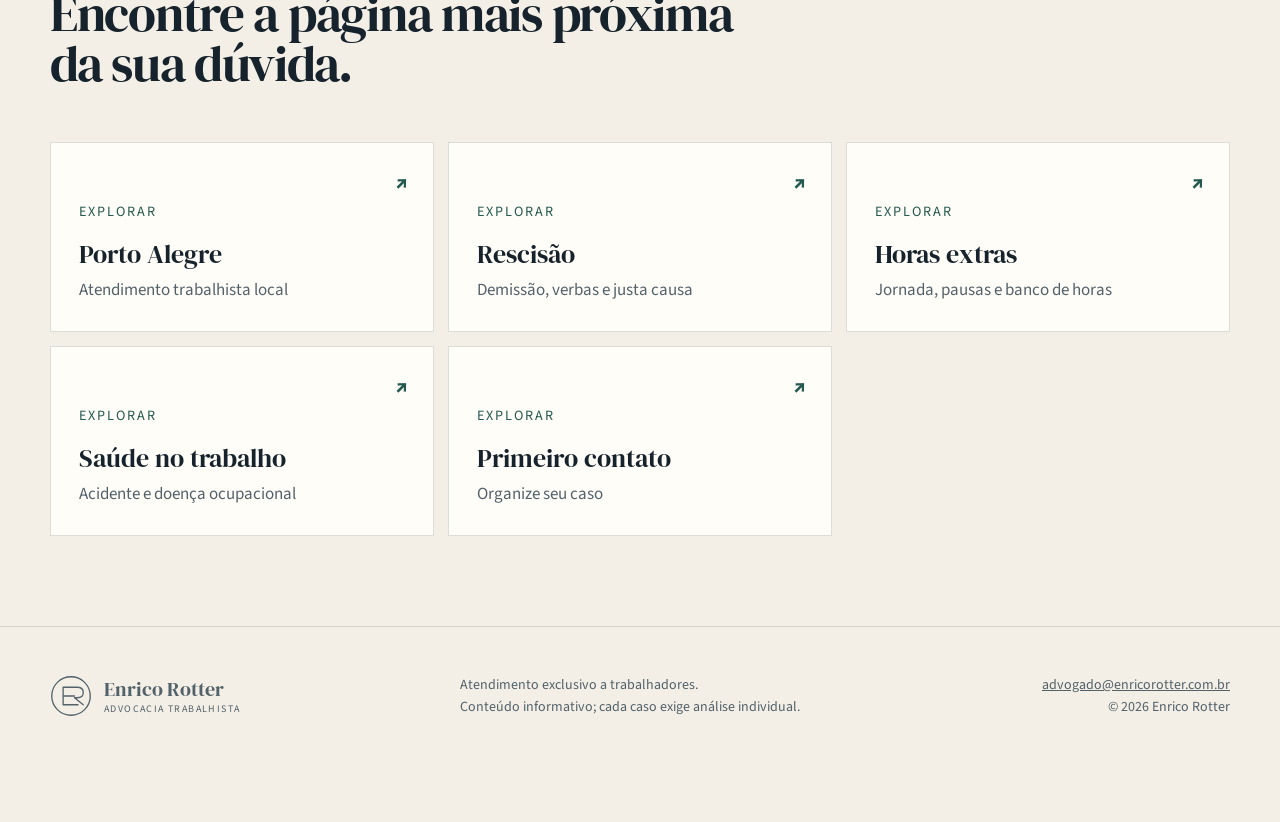
<file: public/direitos-trabalhistas.html>
<!doctype html>
<html lang="pt-BR">
<head>
  <meta charset="utf-8">
  <meta name="viewport" content="width=device-width, initial-scale=1">
  <title>Algo no seu trabalho parece errado, mas você não sabe por onde começar? | Enrico Rotter</title>
  <meta name="description" content="Registro, salário, função, ambiente e tratamento no trabalho podem envolver direitos diferentes. O escritório ajuda a organizar os fatos e entender os próximos passos.">
  <link rel="canonical" href="https://enricorotter.com.br/direitos-trabalhistas/">
  <link rel="preconnect" href="https://fonts.googleapis.com">
  <link rel="preconnect" href="https://fonts.gstatic.com" crossorigin>
  <link href="https://fonts.googleapis.com/css2?family=DM+Serif+Display&family=Source+Sans+3:wght@400;500;600;700&display=swap" rel="stylesheet">
  <link rel="stylesheet" href="styles.css">
  <link rel="icon" href="assets/favicon.svg" type="image/svg+xml">
  <!-- Start of HubSpot Embed Code -->
  <script type="text/javascript" id="hs-script-loader" async defer src="//js.hs-scripts.com/43895766.js"></script>
  <!-- End of HubSpot Embed Code -->
</head>
<body data-topic="direitos trabalhistas">
  <a class="skip-link" href="#conteudo">Pular para o conteúdo</a>
  <header class="site-header">
    <div class="shell header-inner">
      <a class="brand" href="index.html" aria-label="Enrico Rotter, página inicial">
    <svg class="brand-mark" viewBox="0 0 48 48" role="img" aria-label="Monograma ER">
      <rect x="2" y="2" width="44" height="44" rx="22"/>
      <path d="M15 14h17M15 24h13M15 34h17M15 14v20M31 14c5 0 7 3 7 6s-2 6-7 6h-3l10 8"/>
    </svg>
    <span><strong>Enrico Rotter</strong><small>Advocacia Trabalhista</small></span>
  </a>
      <div class="header-actions">
        <span class="worker-only">Exclusivo para trabalhadores</span>
        <button class="theme-toggle" type="button" aria-label="Alternar tema"><span aria-hidden="true">◐</span></button>
        <a class="button button-small" href="#contato">Solicitar informações</a>
      </div>
    </div>
  </header>

  <main id="conteudo">
    <section class="hero">
      <div class="hero-grid shell">
        <div class="hero-copy">
          <p class="eyebrow">Contrato • Condições de trabalho</p>
          <h1>Algo no seu trabalho parece errado, mas você não sabe por onde começar?</h1>
          <p class="lede">Registro, salário, função, ambiente e tratamento no trabalho podem envolver direitos diferentes. O escritório ajuda a organizar os fatos e entender os próximos passos.</p>
          <div class="hero-actions">
            <a class="button" href="#contato">Entender os próximos passos</a>
            <a class="text-link" href="tel:+555192505593">Ligar: (51) 9250-5593</a>
          </div>
          <ul class="trust-list"><li><span aria-hidden="true">✓</span>Atendimento exclusivo a trabalhadores</li><li><span aria-hidden="true">✓</span>Orientação clara e sem juridiquês</li><li><span aria-hidden="true">✓</span>Presencial em Porto Alegre ou online</li></ul>
        </div>
        <div class="portrait-wrap">
          <div class="portrait-frame">
            <img src="assets/enrico-rotter.webp" alt="Dr. Enrico Rotter, advogado trabalhista" width="600" height="900">
          </div>
          <div class="portrait-caption">
            <span>Dr. Enrico Rotter</span>
            <small>OAB/RS 97.520</small>
          </div>
        </div>
      </div>
      <div class="hero-word" aria-hidden="true">TRABALHO</div>
    </section>

    <section class="statement">
      <div class="shell statement-grid">
        <p>Clareza antes de qualquer decisão.</p>
        <p>O escritório atua somente na defesa e orientação de trabalhadores. Não presta consultoria a empresas ou empregadores.</p>
      </div>
    </section>

    <section class="section shell">
      <div class="section-heading">
        <p class="eyebrow">Ponto de partida</p>
        <h2>Temas atendidos pelo escritório</h2>
      </div>
      <div class="situation-grid"><article class="situation-card"><svg viewBox="0 0 24 24" aria-hidden="true"><path d="M6 3h12v18H6z"/><path d="M9 8h6M9 12h6M9 16h4"/></svg><div><h3>Trabalho sem registro</h3><p>Vínculo, carteira de trabalho e diferenças decorrentes do período trabalhado.</p></div></article><article class="situation-card"><svg viewBox="0 0 24 24" aria-hidden="true"><path d="M4 19h16M7 16V8m5 8V5m5 11v-5"/></svg><div><h3>Assédio no trabalho</h3><p>Humilhações, cobranças abusivas, discriminação ou condutas reiteradas.</p></div></article><article class="situation-card"><svg viewBox="0 0 24 24" aria-hidden="true"><circle cx="12" cy="12" r="9"/><path d="M12 7v5l3 2"/></svg><div><h3>Função e salário</h3><p>Acúmulo, desvio, equiparação, comissões ou salário atrasado.</p></div></article><article class="situation-card"><svg viewBox="0 0 24 24" aria-hidden="true"><path d="M12 21s7-4 7-10V5l-7-2-7 2v6c0 6 7 10 7 10z"/></svg><div><h3>Condições de risco</h3><p>Insalubridade, periculosidade e ausência de proteção adequada.</p></div></article></div>
    </section>

    <section class="section evidence-section">
      <div class="shell split">
        <div class="quote-block">
          <span class="quote-mark">“</span>
          <h2>Comece pelos fatos: o que aconteceu, quando e quem presenciou.</h2>
        </div>
        <div class="prose-block">
          <p>Você não precisa definir sozinho qual é a tese jurídica. Uma boa análise começa com a cronologia, os documentos e a rotina de trabalho.</p>
          <ol class="process">
            <li><b>01</b><span><strong>Relate os fatos</strong><small>Comece pela cronologia e pela sua principal dúvida.</small></span></li>
            <li><b>02</b><span><strong>Organize as provas</strong><small>Separe apenas os documentos que você já possui.</small></span></li>
            <li><b>03</b><span><strong>Avalie os caminhos</strong><small>Receba orientação individual antes de decidir.</small></span></li>
          </ol>
        </div>
      </div>
    </section>

    <section class="section about shell">
      <div class="about-card">
        <p class="eyebrow">Atuação responsável</p>
        <h2>Informação clara, estratégia individual e atenção às provas.</h2>
        <p>O Dr. Enrico Rotter atende trabalhadores de Porto Alegre e Região Metropolitana de forma presencial e online. Cada situação é analisada individualmente, considerando documentos, prazos e circunstâncias do contrato.</p>
        <div class="credential-row">
          <span><small>Inscrição profissional</small><strong>OAB/RS 97.520</strong></span>
          <span><small>Endereço</small><strong>Centro Histórico, Porto Alegre</strong></span>
        </div>
      </div>
    </section>

    <section class="section shell faq-section">
      <div class="section-heading narrow">
        <p class="eyebrow">Dúvidas frequentes</p>
        <h2>Informações para você decidir com mais clareza.</h2>
      </div>
      <div class="faq-list"><div class="faq-item"><button class="faq-question" aria-expanded="false" aria-controls="faq-direitos-trabalhistas-0"><span>Estou empregado. Posso buscar orientação?</span><i aria-hidden="true"></i></button><div class="faq-answer" id="faq-direitos-trabalhistas-0" hidden><p>Sim. É possível esclarecer dúvidas enquanto o contrato está ativo. Evite tomar decisões importantes sem compreender os efeitos.</p></div></div><div class="faq-item"><button class="faq-question" aria-expanded="false" aria-controls="faq-direitos-trabalhistas-1"><span>Não tenho documentos. Vale conversar?</span><i aria-hidden="true"></i></button><div class="faq-answer" id="faq-direitos-trabalhistas-1" hidden><p>Sim. O escritório pode indicar quais informações e registros podem ser úteis para uma análise mais completa.</p></div></div><div class="faq-item"><button class="faq-question" aria-expanded="false" aria-controls="faq-direitos-trabalhistas-2"><span>Como registrar situações de assédio?</span><i aria-hidden="true"></i></button><div class="faq-answer" id="faq-direitos-trabalhistas-2" hidden><p>Preserve mensagens, e-mails e documentos lícitos, anote datas e pessoas presentes. A forma adequada de prova depende do contexto.</p></div></div><div class="faq-item"><button class="faq-question" aria-expanded="false" aria-controls="faq-direitos-trabalhistas-3"><span>Vocês fazem consultoria para o empregador?</span><i aria-hidden="true"></i></button><div class="faq-answer" id="faq-direitos-trabalhistas-3" hidden><p>Não. O atendimento é exclusivo para trabalhadores.</p></div></div></div>
    </section>

    <section class="section contact-section" id="contato">
      <div class="shell contact-grid">
        <div>
          <p class="eyebrow light">Primeiro contato</p>
          <h2>Conte o essencial. O escritório orienta o próximo passo.</h2>
          <p>Use o formulário para preparar uma mensagem no WhatsApp. Não envie senhas, documentos de identidade completos ou dados bancários neste primeiro contato.</p>
          <div class="office-details">
            <p><span>Telefone</span><a href="tel:+555192505593">(51) 9250-5593</a></p>
            <p><span>Endereço</span>Rua General Andrade Neves, 100, sala 802<br>Centro Histórico, Porto Alegre</p>
            <p><span>Horário</span>Segunda a sexta, das 9h às 18h</p>
          </div>
        </div>
        <form class="lead-form" novalidate>
          <div class="field">
            <label for="nome-direitos-trabalhistas">Seu nome</label>
            <input id="nome-direitos-trabalhistas" name="nome" autocomplete="name" required>
            <small class="field-error">Informe seu nome.</small>
          </div>
          <div class="field">
            <label for="cidade-direitos-trabalhistas">Sua cidade</label>
            <input id="cidade-direitos-trabalhistas" name="cidade" autocomplete="address-level2" required>
            <small class="field-error">Informe sua cidade.</small>
          </div>
          <div class="field">
            <label for="vinculo-direitos-trabalhistas">Seu contrato está ativo?</label>
            <select id="vinculo-direitos-trabalhistas" name="vinculo" required>
              <option value="">Selecione</option>
              <option>Sim, ainda estou trabalhando</option>
              <option>Não, o contrato terminou</option>
              <option>Não tenho certeza</option>
            </select>
            <small class="field-error">Selecione uma opção.</small>
          </div>
          <div class="field">
            <label for="relato-direitos-trabalhistas">Qual situação no trabalho está causando dúvida ou preocupação?</label>
            <textarea id="relato-direitos-trabalhistas" name="relato" rows="5" maxlength="800" required></textarea>
            <div class="field-meta"><small class="field-error">Escreva um breve resumo.</small><small><span class="char-count">0</span>/800</small></div>
          </div>
          <label class="consent"><input type="checkbox" name="consentimento" required><span>Concordo em enviar estas informações ao escritório pelo WhatsApp.</span></label>
          <small class="form-error">Revise os campos indicados e o consentimento.</small>
          <button class="button button-light" type="submit">Continuar no WhatsApp <span aria-hidden="true">↗</span></button>
          <p class="form-note">O envio não constitui contratação e não implica promessa de resultado.</p>
        </form>
      </div>
    </section>

    <section class="section shell related">
      <div class="section-heading inline">
        <div><p class="eyebrow">Outros temas</p><h2>Encontre a página mais próxima da sua dúvida.</h2></div>
      </div>
      <div class="related-grid"><a class="related-card" href="index.html"><small>Explorar</small><strong>Porto Alegre</strong><span>Atendimento trabalhista local</span><b aria-hidden="true">↗</b></a><a class="related-card" href="rescisao-trabalhista.html"><small>Explorar</small><strong>Rescisão</strong><span>Demissão, verbas e justa causa</span><b aria-hidden="true">↗</b></a><a class="related-card" href="horas-extras.html"><small>Explorar</small><strong>Horas extras</strong><span>Jornada, pausas e banco de horas</span><b aria-hidden="true">↗</b></a><a class="related-card" href="acidente-doenca-ocupacional.html"><small>Explorar</small><strong>Saúde no trabalho</strong><span>Acidente e doença ocupacional</span><b aria-hidden="true">↗</b></a><a class="related-card" href="consulta-trabalhista.html"><small>Explorar</small><strong>Primeiro contato</strong><span>Organize seu caso</span><b aria-hidden="true">↗</b></a></div>
    </section>
  </main>

  <footer class="site-footer">
    <div class="shell footer-grid">
      <a class="brand" href="index.html" aria-label="Enrico Rotter, página inicial">
    <svg class="brand-mark" viewBox="0 0 48 48" role="img" aria-label="Monograma ER">
      <rect x="2" y="2" width="44" height="44" rx="22"/>
      <path d="M15 14h17M15 24h13M15 34h17M15 14v20M31 14c5 0 7 3 7 6s-2 6-7 6h-3l10 8"/>
    </svg>
    <span><strong>Enrico Rotter</strong><small>Advocacia Trabalhista</small></span>
  </a>
      <p>Atendimento exclusivo a trabalhadores.<br>Conteúdo informativo; cada caso exige análise individual.</p>
      <div><a href="mailto:advogado@enricorotter.com.br">advogado@enricorotter.com.br</a><br><span>© 2026 Enrico Rotter</span></div>
    </div>
  </footer>
  <a class="mobile-cta" href="#contato">Solicitar informações</a>
  <script src="app.js"></script>
<script data-pplx-inline-edit>
(function () {
  if (window === window.top) return;

  const allowedParentOrigins = ["https://www.perplexity.ai","https://perplexity.ai","https://testing.perplexity.ai","https://staging.perplexity.ai","https://*.preview.i.perplexity.ai","http://perplexity.localhost","http://localhost:1420","http://127.0.0.1:1420","http://localhost:3000","http://127.0.0.1:3000","http://localhost:5173","http://127.0.0.1:5173"];
  const MAX_FONT_BYTES = 500 * 1024;
  const MAX_TOTAL_FONT_BYTES = 2 * 1024 * 1024;
  let scrollForwarding = false;
  let scrollRaf = 0;
  let trustedTopOrigin = null;

  // Allow entries like "https://*.preview.i.perplexity.ai" — the wildcard
  // matches a single DNS label (no dots), so "https://*.foo" cannot stretch
  // across multiple labels.
  function matchesAllowedOrigin(origin) {
    if (!origin) return false;
    for (const entry of allowedParentOrigins) {
      if (!entry.includes("*")) {
        if (entry === origin) return true;
        continue;
      }
      const pattern = new RegExp(
        "^" +
          entry.replace(/[.+?^${}()|[\]\\]/g, "\\$&").replace(/\*/g, "[^.]+") +
          "$",
      );
      if (pattern.test(origin)) return true;
    }
    return false;
  }

  // Trust decision: when the sender is same-origin-visible (event.origin is a
  // real origin like https://www.perplexity.ai) we trust event.origin directly.
  // When event.origin is "null" (opaque broker srcdoc), we fall back to the
  // broker's stamped `parentOrigin` to identify the top window. The fallback
  // is claim-only — we rely on the browser's native `targetOrigin` enforcement
  // on the response path (see postToTrustedTop) to ensure replies can't be
  // delivered to anyone but the actual top window of that claimed origin.
  function getTrustedParentOrigin(event) {
    const forwardedParentOrigin =
      typeof event.data.parentOrigin === "string" ? event.data.parentOrigin : null;
    const parentOrigin = event.origin === "null" ? forwardedParentOrigin : event.origin;
    return matchesAllowedOrigin(parentOrigin) ? parentOrigin : null;
  }

  // All responses go to window.top with targetOrigin = the allowlisted origin.
  // An attacker that iframes us inside their own null-origin broker can claim
  // any parentOrigin they like, but the browser will drop the reply whenever
  // the real top's origin doesn't match — so the screenshot never leaves.
  function postToTrustedTop(message) {
    if (!trustedTopOrigin) return;
    try {
      window.top.postMessage(message, trustedTopOrigin);
    } catch (_error) {}
  }

  function inlineAll(original, clone) {
    if (original.nodeType !== 1 || clone.nodeType !== 1) return;

    try {
      const computedStyle = getComputedStyle(original);
      // cssText on a computed style is the serialized declaration in modern
      // Chromium/Safari — a single read beats enumerating ~400 longhand
      // properties. Firefox returns "" here, so we fall back on empty.
      const serialized = computedStyle.cssText;
      if (serialized) {
        clone.style.cssText = serialized;
      } else {
        const parts = new Array(computedStyle.length);
        for (let index = 0; index < computedStyle.length; index += 1) {
          const property = computedStyle[index];
          parts[index] = `${property}:${computedStyle.getPropertyValue(property)};`;
        }
        clone.style.cssText = parts.join("");
      }
    } catch (_error) {}

    const originalChildren = original.children;
    const clonedChildren = clone.children;
    for (
      let index = 0;
      index < originalChildren.length && index < clonedChildren.length;
      index += 1
    ) {
      inlineAll(originalChildren[index], clonedChildren[index]);
    }
  }

  function extractFontUrl(srcValue) {
    const matches = [
      ...srcValue.matchAll(
        /url\(["']?([^"')]+)["']?\)(?:\s*format\(["']?([^"')]+)["']?\))?/gi,
      ),
    ];
    if (matches.length === 0) return null;
    const woff2 = matches.find((m) => m[2] && m[2].toLowerCase().includes("woff2"));
    if (woff2) return woff2[1];
    const woff = matches.find((m) => m[2] && m[2].toLowerCase().includes("woff"));
    if (woff) return woff[1];
    return matches[0][1];
  }

  // Cache resolved font URL -> data URI across captures. Fonts on a page
  // essentially never change, and a batch run emits multiple captures back to
  // back — without this we'd refetch + re-base64 every time.
  const fontDataUriCache = new Map();
  const SRC_DECLARATION_RE = /src\s*:\s*[^;}]+/i;

  async function fetchAsDataUri(url) {
    if (fontDataUriCache.has(url)) return fontDataUriCache.get(url);
    let dataUri = null;
    try {
      const response = await fetch(url, { mode: "cors", credentials: "omit" });
      if (response.ok) {
        const blob = await response.blob();
        if (blob.size <= MAX_FONT_BYTES) {
          dataUri = await new Promise((resolve) => {
            const reader = new FileReader();
            reader.onloadend = () =>
              resolve(typeof reader.result === "string" ? reader.result : null);
            reader.onerror = () => resolve(null);
            reader.readAsDataURL(blob);
          });
        }
      }
    } catch (_error) {
      dataUri = null;
    }
    fontDataUriCache.set(url, dataUri);
    return dataUri;
  }

  function collectFontFaceRuleTexts() {
    const rules = [];
    for (const sheet of document.styleSheets) {
      let cssRules;
      try {
        cssRules = sheet.cssRules;
      } catch (_error) {
        continue;
      }
      if (!cssRules) continue;
      for (const rule of cssRules) {
        const cssText = rule.cssText || "";
        if (cssText.startsWith("@font-face")) rules.push(cssText);
      }
    }
    return rules;
  }

  async function buildInlinedFontCss() {
    const ruleTexts = collectFontFaceRuleTexts();
    if (ruleTexts.length === 0) return null;

    const resolved = ruleTexts.map((cssText) => {
      if (!SRC_DECLARATION_RE.test(cssText)) return null;
      const srcMatch = cssText.match(/src\s*:\s*([^;}]+)[;}]/i);
      if (!srcMatch) return null;
      const url = extractFontUrl(srcMatch[1]);
      if (!url) return null;
      try {
        return { cssText, url: new URL(url, document.baseURI).href };
      } catch (_error) {
        return null;
      }
    });

    const dataUris = await Promise.all(
      resolved.map((entry) => (entry ? fetchAsDataUri(entry.url) : Promise.resolve(null))),
    );

    const inlined = [];
    let totalBytes = 0;
    for (let index = 0; index < resolved.length; index += 1) {
      const entry = resolved[index];
      const dataUri = dataUris[index];
      if (!entry || !dataUri) continue;
      const approxBytes = dataUri.length * 0.75;
      if (totalBytes + approxBytes > MAX_TOTAL_FONT_BYTES) break;
      totalBytes += approxBytes;
      inlined.push(entry.cssText.replace(SRC_DECLARATION_RE, `src: url("${dataUri}")`));
    }
    return inlined.length > 0 ? inlined.join("\n") : null;
  }

  function stripExternal(clone) {
    const images = clone.querySelectorAll("img");
    for (let index = 0; index < images.length; index += 1) {
      const src = images[index].getAttribute("src");
      if (src && !src.startsWith("data:")) images[index].removeAttribute("src");
    }

    const elements = clone.querySelectorAll("*");
    for (let index = 0; index < elements.length; index += 1) {
      const style = elements[index].style.cssText;
      if (style && style.includes("url(")) {
        elements[index].style.cssText = style.replace(
          /url\(["']?(?!data:)[^)"']*["']?\)/gi,
          "none",
        );
      }
    }
  }

  function emitScroll() {
    scrollRaf = 0;
    if (!scrollForwarding) return;
    postToTrustedTop({
      type: "INLINE_EDIT_SCROLL",
      scrollX: window.scrollX,
      scrollY: window.scrollY,
    });
  }

  window.addEventListener(
    "scroll",
    function () {
      if (!scrollForwarding || scrollRaf) return;
      scrollRaf = requestAnimationFrame(emitScroll);
    },
    { passive: true, capture: true },
  );

  async function handleCaptureRequest(event) {
    const requestId = event.data.requestId;
    const scrollX = window.scrollX;
    const scrollY = window.scrollY;
    const width = window.innerWidth;
    const height = window.innerHeight;

    function postResult(dataUrl) {
      postToTrustedTop({
        type: "INLINE_EDIT_SCREENSHOT_RESULT",
        requestId,
        dataUrl,
        scrollX,
        scrollY,
      });
    }

    try {
      // Wait for any pending web fonts to resolve so both inline metrics and
      // the @font-face inlining below see the same loaded faces.
      if (document.fonts && document.fonts.ready) {
        try {
          await document.fonts.ready;
        } catch (_error) {}
      }

      const clone = document.documentElement.cloneNode(true);
      inlineAll(document.documentElement, clone);

      const removedNodes = clone.querySelectorAll("script,link[rel=\"stylesheet\"],style");
      for (let index = 0; index < removedNodes.length; index += 1) {
        removedNodes[index].remove();
      }

      stripExternal(clone);

      // Re-embed web fonts as data-URI @font-face rules so the SVG rasterizer
      // can resolve them — external font URLs aren't fetched during
      // foreignObject rendering, which would otherwise force a fallback face
      // and change text metrics.
      const inlinedFontCss = await buildInlinedFontCss();
      if (inlinedFontCss) {
        const styleEl = document.createElement("style");
        styleEl.textContent = inlinedFontCss;
        const head = clone.querySelector("head");
        if (head) head.appendChild(styleEl);
        else clone.insertBefore(styleEl, clone.firstChild);
      }

      const html = new XMLSerializer().serializeToString(clone);
      const svg =
        `<svg xmlns="http://www.w3.org/2000/svg" width="${width}" height="${height}">` +
        '<foreignObject width="100%" height="100%">' +
        `<div xmlns="http://www.w3.org/1999/xhtml" style="width:${width}px;height:${height}px;overflow:hidden">` +
        `<div style="position:relative;left:-${scrollX}px;top:-${scrollY}px">` +
        html +
        "</div></div></foreignObject></svg>";
      const svgUrl = `data:image/svg+xml;charset=utf-8,${encodeURIComponent(svg)}`;
      const image = new Image();
      image.onload = function () {
        const canvas = document.createElement("canvas");
        canvas.width = width;
        canvas.height = height;
        canvas.getContext("2d").drawImage(image, 0, 0);
        postResult(canvas.toDataURL("image/png"));
      };
      image.onerror = function () {
        postResult(null);
      };
      image.src = svgUrl;
    } catch (_error) {
      postResult(null);
    }
  }

  window.addEventListener("message", function (event) {
    if (!event.data) return;
    // Only accept messages from the direct parent frame. Blocks sibling /
    // unrelated-window postMessage senders that could otherwise reach us.
    if (event.source !== window.parent) return;

    const trustedParentOrigin = getTrustedParentOrigin(event);
    if (!trustedParentOrigin) return;
    trustedTopOrigin = trustedParentOrigin;

    if (event.data.type === "INLINE_EDIT_SCROLL_START") {
      scrollForwarding = true;
      emitScroll();
      return;
    }

    if (event.data.type === "INLINE_EDIT_SCROLL_STOP") {
      scrollForwarding = false;
      if (scrollRaf) cancelAnimationFrame(scrollRaf);
      scrollRaf = 0;
      return;
    }

    if (event.data.type !== "INLINE_EDIT_CAPTURE_REQUEST") return;

    handleCaptureRequest(event);
  });
})();


</script></body>
</html>
</file>
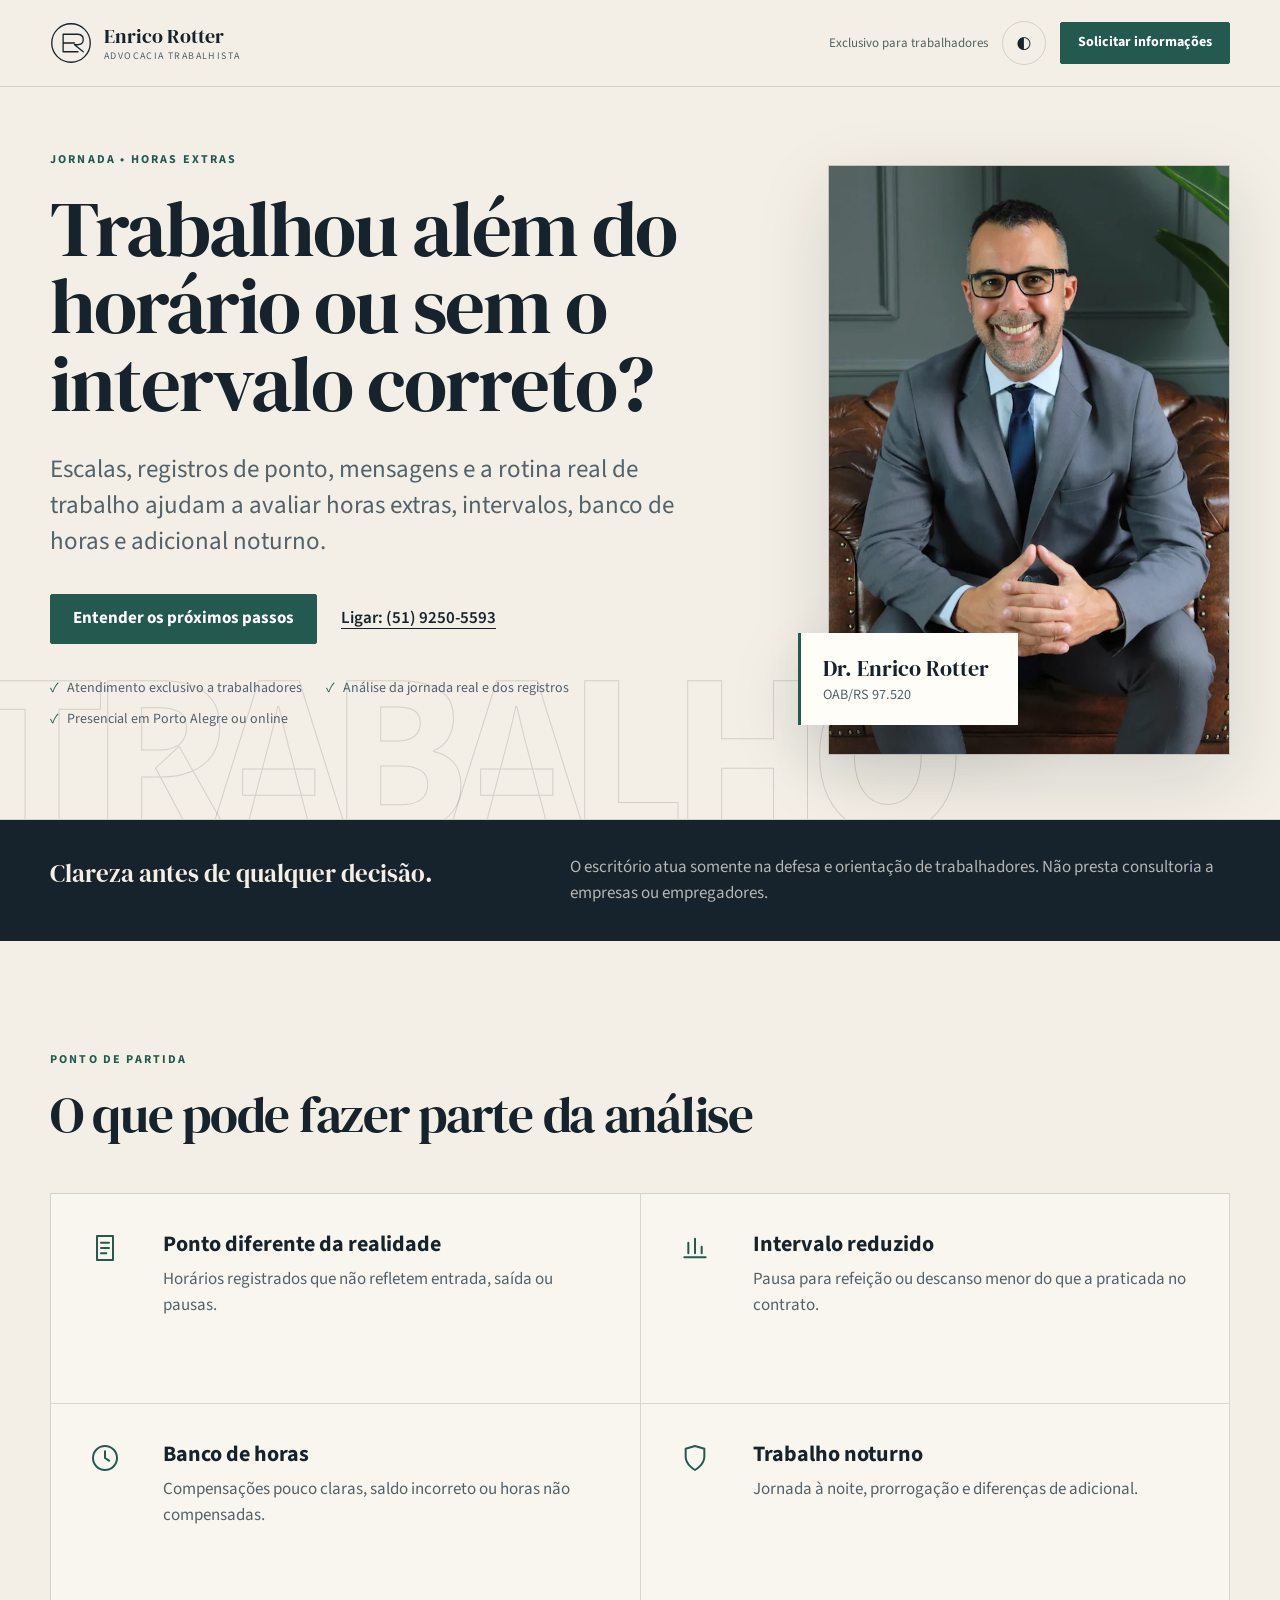
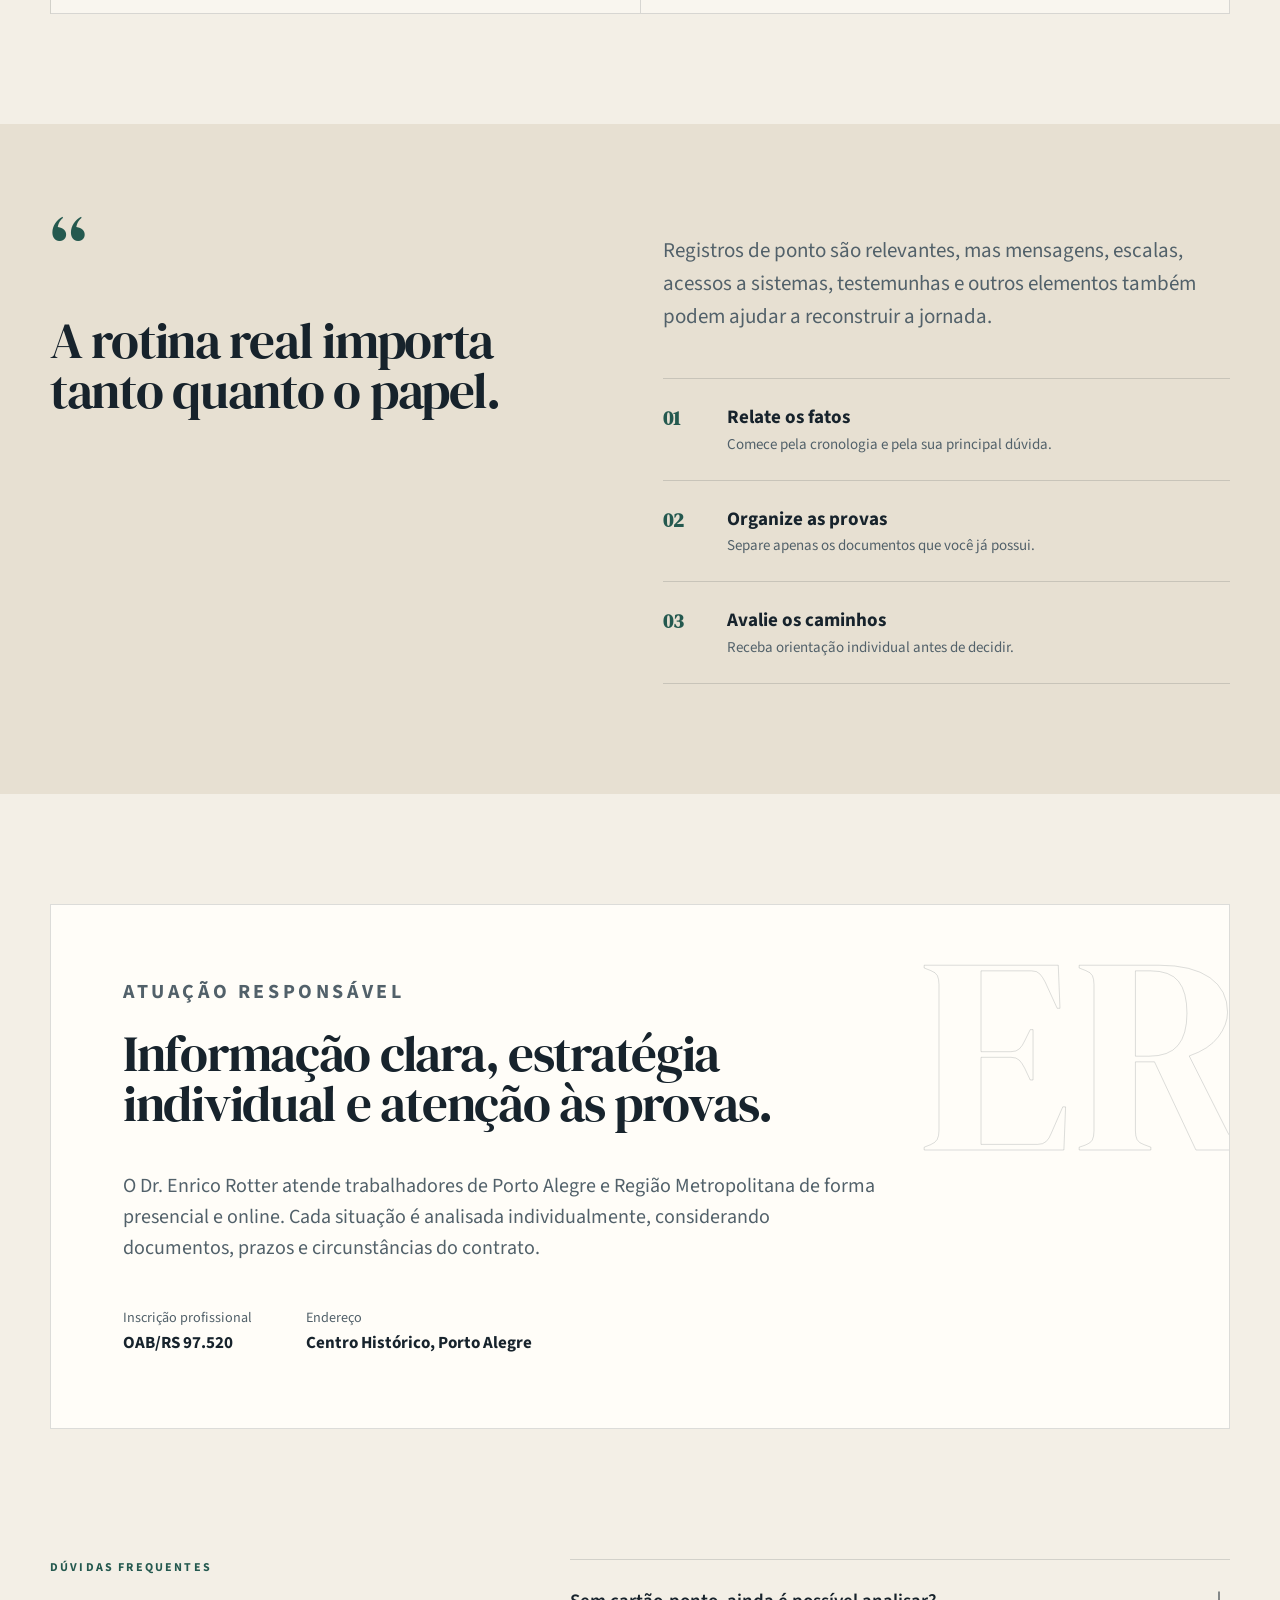
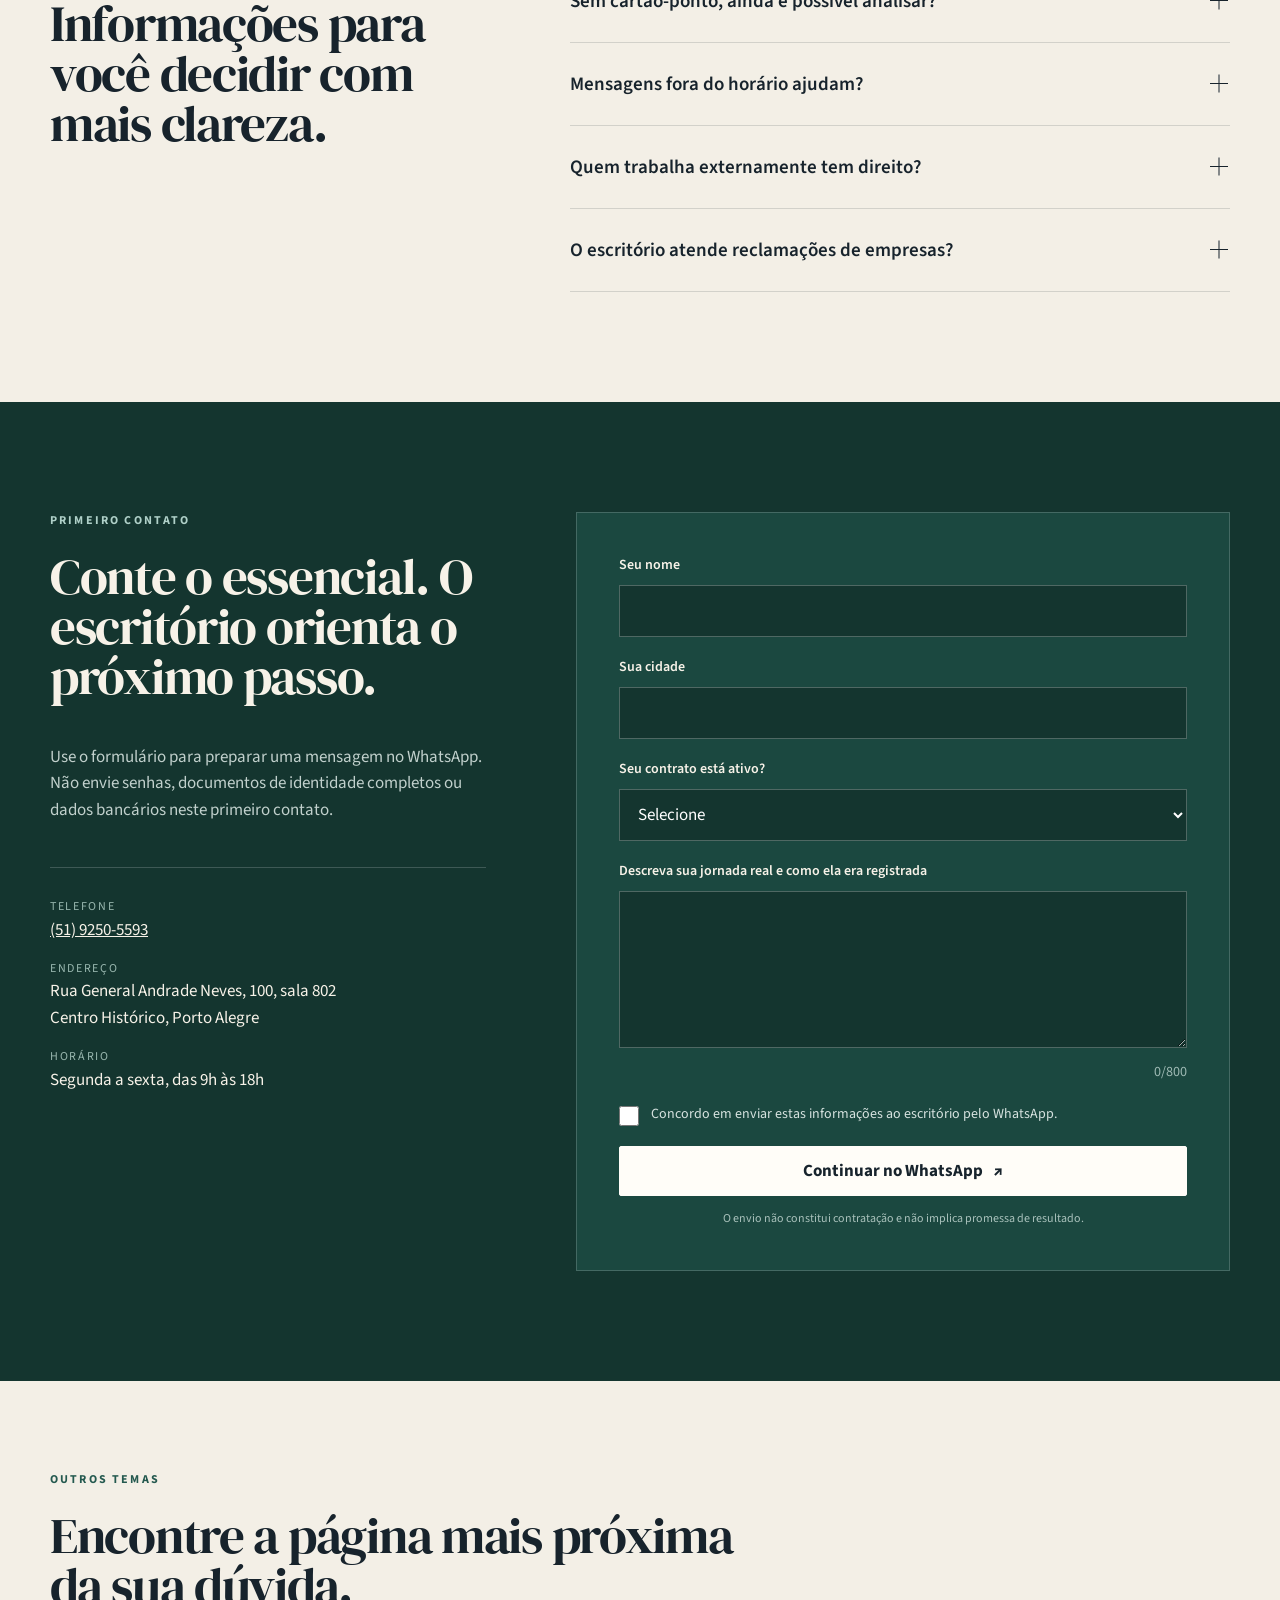
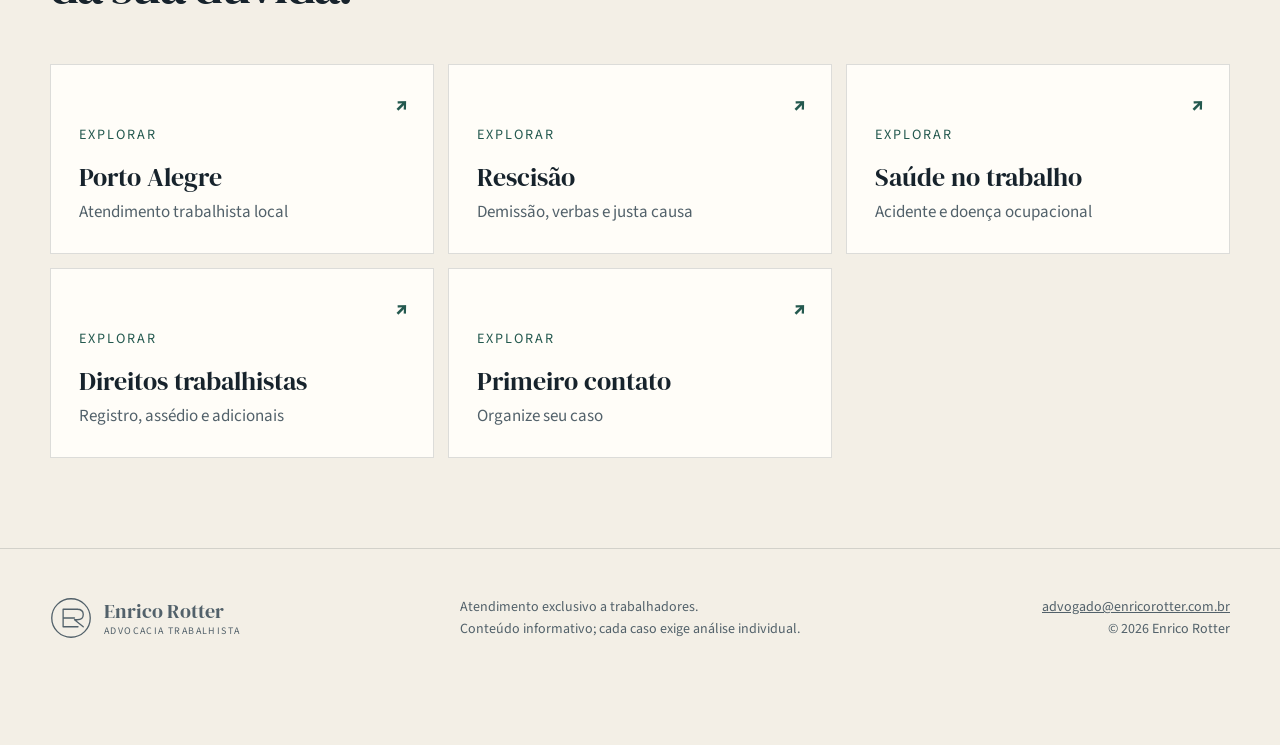
<file: public/horas-extras.html>
<!doctype html>
<html lang="pt-BR">
<head>
  <meta charset="utf-8">
  <meta name="viewport" content="width=device-width, initial-scale=1">
  <title>Trabalhou além do horário ou sem o intervalo correto? | Enrico Rotter</title>
  <meta name="description" content="Escalas, registros de ponto, mensagens e a rotina real de trabalho ajudam a avaliar horas extras, intervalos, banco de horas e adicional noturno.">
  <link rel="canonical" href="https://enricorotter.com.br/horas-extras/">
  <link rel="preconnect" href="https://fonts.googleapis.com">
  <link rel="preconnect" href="https://fonts.gstatic.com" crossorigin>
  <link href="https://fonts.googleapis.com/css2?family=DM+Serif+Display&family=Source+Sans+3:wght@400;500;600;700&display=swap" rel="stylesheet">
  <link rel="stylesheet" href="styles.css">
  <link rel="icon" href="assets/favicon.svg" type="image/svg+xml">
  <!-- Start of HubSpot Embed Code -->
  <script type="text/javascript" id="hs-script-loader" async defer src="//js.hs-scripts.com/43895766.js"></script>
  <!-- End of HubSpot Embed Code -->
</head>
<body data-topic="horas extras e jornada">
  <a class="skip-link" href="#conteudo">Pular para o conteúdo</a>
  <header class="site-header">
    <div class="shell header-inner">
      <a class="brand" href="index.html" aria-label="Enrico Rotter, página inicial">
    <svg class="brand-mark" viewBox="0 0 48 48" role="img" aria-label="Monograma ER">
      <rect x="2" y="2" width="44" height="44" rx="22"/>
      <path d="M15 14h17M15 24h13M15 34h17M15 14v20M31 14c5 0 7 3 7 6s-2 6-7 6h-3l10 8"/>
    </svg>
    <span><strong>Enrico Rotter</strong><small>Advocacia Trabalhista</small></span>
  </a>
      <div class="header-actions">
        <span class="worker-only">Exclusivo para trabalhadores</span>
        <button class="theme-toggle" type="button" aria-label="Alternar tema"><span aria-hidden="true">◐</span></button>
        <a class="button button-small" href="#contato">Solicitar informações</a>
      </div>
    </div>
  </header>

  <main id="conteudo">
    <section class="hero">
      <div class="hero-grid shell">
        <div class="hero-copy">
          <p class="eyebrow">Jornada • Horas extras</p>
          <h1>Trabalhou além do horário ou sem o intervalo correto?</h1>
          <p class="lede">Escalas, registros de ponto, mensagens e a rotina real de trabalho ajudam a avaliar horas extras, intervalos, banco de horas e adicional noturno.</p>
          <div class="hero-actions">
            <a class="button" href="#contato">Entender os próximos passos</a>
            <a class="text-link" href="tel:+555192505593">Ligar: (51) 9250-5593</a>
          </div>
          <ul class="trust-list"><li><span aria-hidden="true">✓</span>Atendimento exclusivo a trabalhadores</li><li><span aria-hidden="true">✓</span>Análise da jornada real e dos registros</li><li><span aria-hidden="true">✓</span>Presencial em Porto Alegre ou online</li></ul>
        </div>
        <div class="portrait-wrap">
          <div class="portrait-frame">
            <img src="assets/enrico-rotter.webp" alt="Dr. Enrico Rotter, advogado trabalhista" width="600" height="900">
          </div>
          <div class="portrait-caption">
            <span>Dr. Enrico Rotter</span>
            <small>OAB/RS 97.520</small>
          </div>
        </div>
      </div>
      <div class="hero-word" aria-hidden="true">TRABALHO</div>
    </section>

    <section class="statement">
      <div class="shell statement-grid">
        <p>Clareza antes de qualquer decisão.</p>
        <p>O escritório atua somente na defesa e orientação de trabalhadores. Não presta consultoria a empresas ou empregadores.</p>
      </div>
    </section>

    <section class="section shell">
      <div class="section-heading">
        <p class="eyebrow">Ponto de partida</p>
        <h2>O que pode fazer parte da análise</h2>
      </div>
      <div class="situation-grid"><article class="situation-card"><svg viewBox="0 0 24 24" aria-hidden="true"><path d="M6 3h12v18H6z"/><path d="M9 8h6M9 12h6M9 16h4"/></svg><div><h3>Ponto diferente da realidade</h3><p>Horários registrados que não refletem entrada, saída ou pausas.</p></div></article><article class="situation-card"><svg viewBox="0 0 24 24" aria-hidden="true"><path d="M4 19h16M7 16V8m5 8V5m5 11v-5"/></svg><div><h3>Intervalo reduzido</h3><p>Pausa para refeição ou descanso menor do que a praticada no contrato.</p></div></article><article class="situation-card"><svg viewBox="0 0 24 24" aria-hidden="true"><circle cx="12" cy="12" r="9"/><path d="M12 7v5l3 2"/></svg><div><h3>Banco de horas</h3><p>Compensações pouco claras, saldo incorreto ou horas não compensadas.</p></div></article><article class="situation-card"><svg viewBox="0 0 24 24" aria-hidden="true"><path d="M12 21s7-4 7-10V5l-7-2-7 2v6c0 6 7 10 7 10z"/></svg><div><h3>Trabalho noturno</h3><p>Jornada à noite, prorrogação e diferenças de adicional.</p></div></article></div>
    </section>

    <section class="section evidence-section">
      <div class="shell split">
        <div class="quote-block">
          <span class="quote-mark">“</span>
          <h2>A rotina real importa tanto quanto o papel.</h2>
        </div>
        <div class="prose-block">
          <p>Registros de ponto são relevantes, mas mensagens, escalas, acessos a sistemas, testemunhas e outros elementos também podem ajudar a reconstruir a jornada.</p>
          <ol class="process">
            <li><b>01</b><span><strong>Relate os fatos</strong><small>Comece pela cronologia e pela sua principal dúvida.</small></span></li>
            <li><b>02</b><span><strong>Organize as provas</strong><small>Separe apenas os documentos que você já possui.</small></span></li>
            <li><b>03</b><span><strong>Avalie os caminhos</strong><small>Receba orientação individual antes de decidir.</small></span></li>
          </ol>
        </div>
      </div>
    </section>

    <section class="section about shell">
      <div class="about-card">
        <p class="eyebrow">Atuação responsável</p>
        <h2>Informação clara, estratégia individual e atenção às provas.</h2>
        <p>O Dr. Enrico Rotter atende trabalhadores de Porto Alegre e Região Metropolitana de forma presencial e online. Cada situação é analisada individualmente, considerando documentos, prazos e circunstâncias do contrato.</p>
        <div class="credential-row">
          <span><small>Inscrição profissional</small><strong>OAB/RS 97.520</strong></span>
          <span><small>Endereço</small><strong>Centro Histórico, Porto Alegre</strong></span>
        </div>
      </div>
    </section>

    <section class="section shell faq-section">
      <div class="section-heading narrow">
        <p class="eyebrow">Dúvidas frequentes</p>
        <h2>Informações para você decidir com mais clareza.</h2>
      </div>
      <div class="faq-list"><div class="faq-item"><button class="faq-question" aria-expanded="false" aria-controls="faq-horas-extras-0"><span>Sem cartão-ponto, ainda é possível analisar?</span><i aria-hidden="true"></i></button><div class="faq-answer" id="faq-horas-extras-0" hidden><p>Sim. A ausência do documento não encerra a análise. Outros registros e a dinâmica de trabalho podem ser relevantes.</p></div></div><div class="faq-item"><button class="faq-question" aria-expanded="false" aria-controls="faq-horas-extras-1"><span>Mensagens fora do horário ajudam?</span><i aria-hidden="true"></i></button><div class="faq-answer" id="faq-horas-extras-1" hidden><p>Podem ajudar a demonstrar a rotina, mas o valor de cada prova depende do contexto e do conjunto de informações.</p></div></div><div class="faq-item"><button class="faq-question" aria-expanded="false" aria-controls="faq-horas-extras-2"><span>Quem trabalha externamente tem direito?</span><i aria-hidden="true"></i></button><div class="faq-answer" id="faq-horas-extras-2" hidden><p>Depende de como a atividade e o controle de jornada funcionavam na prática. É necessário analisar o caso.</p></div></div><div class="faq-item"><button class="faq-question" aria-expanded="false" aria-controls="faq-horas-extras-3"><span>O escritório atende reclamações de empresas?</span><i aria-hidden="true"></i></button><div class="faq-answer" id="faq-horas-extras-3" hidden><p>Não. O atendimento é exclusivo para trabalhadores.</p></div></div></div>
    </section>

    <section class="section contact-section" id="contato">
      <div class="shell contact-grid">
        <div>
          <p class="eyebrow light">Primeiro contato</p>
          <h2>Conte o essencial. O escritório orienta o próximo passo.</h2>
          <p>Use o formulário para preparar uma mensagem no WhatsApp. Não envie senhas, documentos de identidade completos ou dados bancários neste primeiro contato.</p>
          <div class="office-details">
            <p><span>Telefone</span><a href="tel:+555192505593">(51) 9250-5593</a></p>
            <p><span>Endereço</span>Rua General Andrade Neves, 100, sala 802<br>Centro Histórico, Porto Alegre</p>
            <p><span>Horário</span>Segunda a sexta, das 9h às 18h</p>
          </div>
        </div>
        <form class="lead-form" novalidate>
          <div class="field">
            <label for="nome-horas-extras">Seu nome</label>
            <input id="nome-horas-extras" name="nome" autocomplete="name" required>
            <small class="field-error">Informe seu nome.</small>
          </div>
          <div class="field">
            <label for="cidade-horas-extras">Sua cidade</label>
            <input id="cidade-horas-extras" name="cidade" autocomplete="address-level2" required>
            <small class="field-error">Informe sua cidade.</small>
          </div>
          <div class="field">
            <label for="vinculo-horas-extras">Seu contrato está ativo?</label>
            <select id="vinculo-horas-extras" name="vinculo" required>
              <option value="">Selecione</option>
              <option>Sim, ainda estou trabalhando</option>
              <option>Não, o contrato terminou</option>
              <option>Não tenho certeza</option>
            </select>
            <small class="field-error">Selecione uma opção.</small>
          </div>
          <div class="field">
            <label for="relato-horas-extras">Descreva sua jornada real e como ela era registrada</label>
            <textarea id="relato-horas-extras" name="relato" rows="5" maxlength="800" required></textarea>
            <div class="field-meta"><small class="field-error">Escreva um breve resumo.</small><small><span class="char-count">0</span>/800</small></div>
          </div>
          <label class="consent"><input type="checkbox" name="consentimento" required><span>Concordo em enviar estas informações ao escritório pelo WhatsApp.</span></label>
          <small class="form-error">Revise os campos indicados e o consentimento.</small>
          <button class="button button-light" type="submit">Continuar no WhatsApp <span aria-hidden="true">↗</span></button>
          <p class="form-note">O envio não constitui contratação e não implica promessa de resultado.</p>
        </form>
      </div>
    </section>

    <section class="section shell related">
      <div class="section-heading inline">
        <div><p class="eyebrow">Outros temas</p><h2>Encontre a página mais próxima da sua dúvida.</h2></div>
      </div>
      <div class="related-grid"><a class="related-card" href="index.html"><small>Explorar</small><strong>Porto Alegre</strong><span>Atendimento trabalhista local</span><b aria-hidden="true">↗</b></a><a class="related-card" href="rescisao-trabalhista.html"><small>Explorar</small><strong>Rescisão</strong><span>Demissão, verbas e justa causa</span><b aria-hidden="true">↗</b></a><a class="related-card" href="acidente-doenca-ocupacional.html"><small>Explorar</small><strong>Saúde no trabalho</strong><span>Acidente e doença ocupacional</span><b aria-hidden="true">↗</b></a><a class="related-card" href="direitos-trabalhistas.html"><small>Explorar</small><strong>Direitos trabalhistas</strong><span>Registro, assédio e adicionais</span><b aria-hidden="true">↗</b></a><a class="related-card" href="consulta-trabalhista.html"><small>Explorar</small><strong>Primeiro contato</strong><span>Organize seu caso</span><b aria-hidden="true">↗</b></a></div>
    </section>
  </main>

  <footer class="site-footer">
    <div class="shell footer-grid">
      <a class="brand" href="index.html" aria-label="Enrico Rotter, página inicial">
    <svg class="brand-mark" viewBox="0 0 48 48" role="img" aria-label="Monograma ER">
      <rect x="2" y="2" width="44" height="44" rx="22"/>
      <path d="M15 14h17M15 24h13M15 34h17M15 14v20M31 14c5 0 7 3 7 6s-2 6-7 6h-3l10 8"/>
    </svg>
    <span><strong>Enrico Rotter</strong><small>Advocacia Trabalhista</small></span>
  </a>
      <p>Atendimento exclusivo a trabalhadores.<br>Conteúdo informativo; cada caso exige análise individual.</p>
      <div><a href="mailto:advogado@enricorotter.com.br">advogado@enricorotter.com.br</a><br><span>© 2026 Enrico Rotter</span></div>
    </div>
  </footer>
  <a class="mobile-cta" href="#contato">Solicitar informações</a>
  <script src="app.js"></script>
<script data-pplx-inline-edit>
(function () {
  if (window === window.top) return;

  const allowedParentOrigins = ["https://www.perplexity.ai","https://perplexity.ai","https://testing.perplexity.ai","https://staging.perplexity.ai","https://*.preview.i.perplexity.ai","http://perplexity.localhost","http://localhost:1420","http://127.0.0.1:1420","http://localhost:3000","http://127.0.0.1:3000","http://localhost:5173","http://127.0.0.1:5173"];
  const MAX_FONT_BYTES = 500 * 1024;
  const MAX_TOTAL_FONT_BYTES = 2 * 1024 * 1024;
  let scrollForwarding = false;
  let scrollRaf = 0;
  let trustedTopOrigin = null;

  // Allow entries like "https://*.preview.i.perplexity.ai" — the wildcard
  // matches a single DNS label (no dots), so "https://*.foo" cannot stretch
  // across multiple labels.
  function matchesAllowedOrigin(origin) {
    if (!origin) return false;
    for (const entry of allowedParentOrigins) {
      if (!entry.includes("*")) {
        if (entry === origin) return true;
        continue;
      }
      const pattern = new RegExp(
        "^" +
          entry.replace(/[.+?^${}()|[\]\\]/g, "\\$&").replace(/\*/g, "[^.]+") +
          "$",
      );
      if (pattern.test(origin)) return true;
    }
    return false;
  }

  // Trust decision: when the sender is same-origin-visible (event.origin is a
  // real origin like https://www.perplexity.ai) we trust event.origin directly.
  // When event.origin is "null" (opaque broker srcdoc), we fall back to the
  // broker's stamped `parentOrigin` to identify the top window. The fallback
  // is claim-only — we rely on the browser's native `targetOrigin` enforcement
  // on the response path (see postToTrustedTop) to ensure replies can't be
  // delivered to anyone but the actual top window of that claimed origin.
  function getTrustedParentOrigin(event) {
    const forwardedParentOrigin =
      typeof event.data.parentOrigin === "string" ? event.data.parentOrigin : null;
    const parentOrigin = event.origin === "null" ? forwardedParentOrigin : event.origin;
    return matchesAllowedOrigin(parentOrigin) ? parentOrigin : null;
  }

  // All responses go to window.top with targetOrigin = the allowlisted origin.
  // An attacker that iframes us inside their own null-origin broker can claim
  // any parentOrigin they like, but the browser will drop the reply whenever
  // the real top's origin doesn't match — so the screenshot never leaves.
  function postToTrustedTop(message) {
    if (!trustedTopOrigin) return;
    try {
      window.top.postMessage(message, trustedTopOrigin);
    } catch (_error) {}
  }

  function inlineAll(original, clone) {
    if (original.nodeType !== 1 || clone.nodeType !== 1) return;

    try {
      const computedStyle = getComputedStyle(original);
      // cssText on a computed style is the serialized declaration in modern
      // Chromium/Safari — a single read beats enumerating ~400 longhand
      // properties. Firefox returns "" here, so we fall back on empty.
      const serialized = computedStyle.cssText;
      if (serialized) {
        clone.style.cssText = serialized;
      } else {
        const parts = new Array(computedStyle.length);
        for (let index = 0; index < computedStyle.length; index += 1) {
          const property = computedStyle[index];
          parts[index] = `${property}:${computedStyle.getPropertyValue(property)};`;
        }
        clone.style.cssText = parts.join("");
      }
    } catch (_error) {}

    const originalChildren = original.children;
    const clonedChildren = clone.children;
    for (
      let index = 0;
      index < originalChildren.length && index < clonedChildren.length;
      index += 1
    ) {
      inlineAll(originalChildren[index], clonedChildren[index]);
    }
  }

  function extractFontUrl(srcValue) {
    const matches = [
      ...srcValue.matchAll(
        /url\(["']?([^"')]+)["']?\)(?:\s*format\(["']?([^"')]+)["']?\))?/gi,
      ),
    ];
    if (matches.length === 0) return null;
    const woff2 = matches.find((m) => m[2] && m[2].toLowerCase().includes("woff2"));
    if (woff2) return woff2[1];
    const woff = matches.find((m) => m[2] && m[2].toLowerCase().includes("woff"));
    if (woff) return woff[1];
    return matches[0][1];
  }

  // Cache resolved font URL -> data URI across captures. Fonts on a page
  // essentially never change, and a batch run emits multiple captures back to
  // back — without this we'd refetch + re-base64 every time.
  const fontDataUriCache = new Map();
  const SRC_DECLARATION_RE = /src\s*:\s*[^;}]+/i;

  async function fetchAsDataUri(url) {
    if (fontDataUriCache.has(url)) return fontDataUriCache.get(url);
    let dataUri = null;
    try {
      const response = await fetch(url, { mode: "cors", credentials: "omit" });
      if (response.ok) {
        const blob = await response.blob();
        if (blob.size <= MAX_FONT_BYTES) {
          dataUri = await new Promise((resolve) => {
            const reader = new FileReader();
            reader.onloadend = () =>
              resolve(typeof reader.result === "string" ? reader.result : null);
            reader.onerror = () => resolve(null);
            reader.readAsDataURL(blob);
          });
        }
      }
    } catch (_error) {
      dataUri = null;
    }
    fontDataUriCache.set(url, dataUri);
    return dataUri;
  }

  function collectFontFaceRuleTexts() {
    const rules = [];
    for (const sheet of document.styleSheets) {
      let cssRules;
      try {
        cssRules = sheet.cssRules;
      } catch (_error) {
        continue;
      }
      if (!cssRules) continue;
      for (const rule of cssRules) {
        const cssText = rule.cssText || "";
        if (cssText.startsWith("@font-face")) rules.push(cssText);
      }
    }
    return rules;
  }

  async function buildInlinedFontCss() {
    const ruleTexts = collectFontFaceRuleTexts();
    if (ruleTexts.length === 0) return null;

    const resolved = ruleTexts.map((cssText) => {
      if (!SRC_DECLARATION_RE.test(cssText)) return null;
      const srcMatch = cssText.match(/src\s*:\s*([^;}]+)[;}]/i);
      if (!srcMatch) return null;
      const url = extractFontUrl(srcMatch[1]);
      if (!url) return null;
      try {
        return { cssText, url: new URL(url, document.baseURI).href };
      } catch (_error) {
        return null;
      }
    });

    const dataUris = await Promise.all(
      resolved.map((entry) => (entry ? fetchAsDataUri(entry.url) : Promise.resolve(null))),
    );

    const inlined = [];
    let totalBytes = 0;
    for (let index = 0; index < resolved.length; index += 1) {
      const entry = resolved[index];
      const dataUri = dataUris[index];
      if (!entry || !dataUri) continue;
      const approxBytes = dataUri.length * 0.75;
      if (totalBytes + approxBytes > MAX_TOTAL_FONT_BYTES) break;
      totalBytes += approxBytes;
      inlined.push(entry.cssText.replace(SRC_DECLARATION_RE, `src: url("${dataUri}")`));
    }
    return inlined.length > 0 ? inlined.join("\n") : null;
  }

  function stripExternal(clone) {
    const images = clone.querySelectorAll("img");
    for (let index = 0; index < images.length; index += 1) {
      const src = images[index].getAttribute("src");
      if (src && !src.startsWith("data:")) images[index].removeAttribute("src");
    }

    const elements = clone.querySelectorAll("*");
    for (let index = 0; index < elements.length; index += 1) {
      const style = elements[index].style.cssText;
      if (style && style.includes("url(")) {
        elements[index].style.cssText = style.replace(
          /url\(["']?(?!data:)[^)"']*["']?\)/gi,
          "none",
        );
      }
    }
  }

  function emitScroll() {
    scrollRaf = 0;
    if (!scrollForwarding) return;
    postToTrustedTop({
      type: "INLINE_EDIT_SCROLL",
      scrollX: window.scrollX,
      scrollY: window.scrollY,
    });
  }

  window.addEventListener(
    "scroll",
    function () {
      if (!scrollForwarding || scrollRaf) return;
      scrollRaf = requestAnimationFrame(emitScroll);
    },
    { passive: true, capture: true },
  );

  async function handleCaptureRequest(event) {
    const requestId = event.data.requestId;
    const scrollX = window.scrollX;
    const scrollY = window.scrollY;
    const width = window.innerWidth;
    const height = window.innerHeight;

    function postResult(dataUrl) {
      postToTrustedTop({
        type: "INLINE_EDIT_SCREENSHOT_RESULT",
        requestId,
        dataUrl,
        scrollX,
        scrollY,
      });
    }

    try {
      // Wait for any pending web fonts to resolve so both inline metrics and
      // the @font-face inlining below see the same loaded faces.
      if (document.fonts && document.fonts.ready) {
        try {
          await document.fonts.ready;
        } catch (_error) {}
      }

      const clone = document.documentElement.cloneNode(true);
      inlineAll(document.documentElement, clone);

      const removedNodes = clone.querySelectorAll("script,link[rel=\"stylesheet\"],style");
      for (let index = 0; index < removedNodes.length; index += 1) {
        removedNodes[index].remove();
      }

      stripExternal(clone);

      // Re-embed web fonts as data-URI @font-face rules so the SVG rasterizer
      // can resolve them — external font URLs aren't fetched during
      // foreignObject rendering, which would otherwise force a fallback face
      // and change text metrics.
      const inlinedFontCss = await buildInlinedFontCss();
      if (inlinedFontCss) {
        const styleEl = document.createElement("style");
        styleEl.textContent = inlinedFontCss;
        const head = clone.querySelector("head");
        if (head) head.appendChild(styleEl);
        else clone.insertBefore(styleEl, clone.firstChild);
      }

      const html = new XMLSerializer().serializeToString(clone);
      const svg =
        `<svg xmlns="http://www.w3.org/2000/svg" width="${width}" height="${height}">` +
        '<foreignObject width="100%" height="100%">' +
        `<div xmlns="http://www.w3.org/1999/xhtml" style="width:${width}px;height:${height}px;overflow:hidden">` +
        `<div style="position:relative;left:-${scrollX}px;top:-${scrollY}px">` +
        html +
        "</div></div></foreignObject></svg>";
      const svgUrl = `data:image/svg+xml;charset=utf-8,${encodeURIComponent(svg)}`;
      const image = new Image();
      image.onload = function () {
        const canvas = document.createElement("canvas");
        canvas.width = width;
        canvas.height = height;
        canvas.getContext("2d").drawImage(image, 0, 0);
        postResult(canvas.toDataURL("image/png"));
      };
      image.onerror = function () {
        postResult(null);
      };
      image.src = svgUrl;
    } catch (_error) {
      postResult(null);
    }
  }

  window.addEventListener("message", function (event) {
    if (!event.data) return;
    // Only accept messages from the direct parent frame. Blocks sibling /
    // unrelated-window postMessage senders that could otherwise reach us.
    if (event.source !== window.parent) return;

    const trustedParentOrigin = getTrustedParentOrigin(event);
    if (!trustedParentOrigin) return;
    trustedTopOrigin = trustedParentOrigin;

    if (event.data.type === "INLINE_EDIT_SCROLL_START") {
      scrollForwarding = true;
      emitScroll();
      return;
    }

    if (event.data.type === "INLINE_EDIT_SCROLL_STOP") {
      scrollForwarding = false;
      if (scrollRaf) cancelAnimationFrame(scrollRaf);
      scrollRaf = 0;
      return;
    }

    if (event.data.type !== "INLINE_EDIT_CAPTURE_REQUEST") return;

    handleCaptureRequest(event);
  });
})();


</script></body>
</html>
</file>
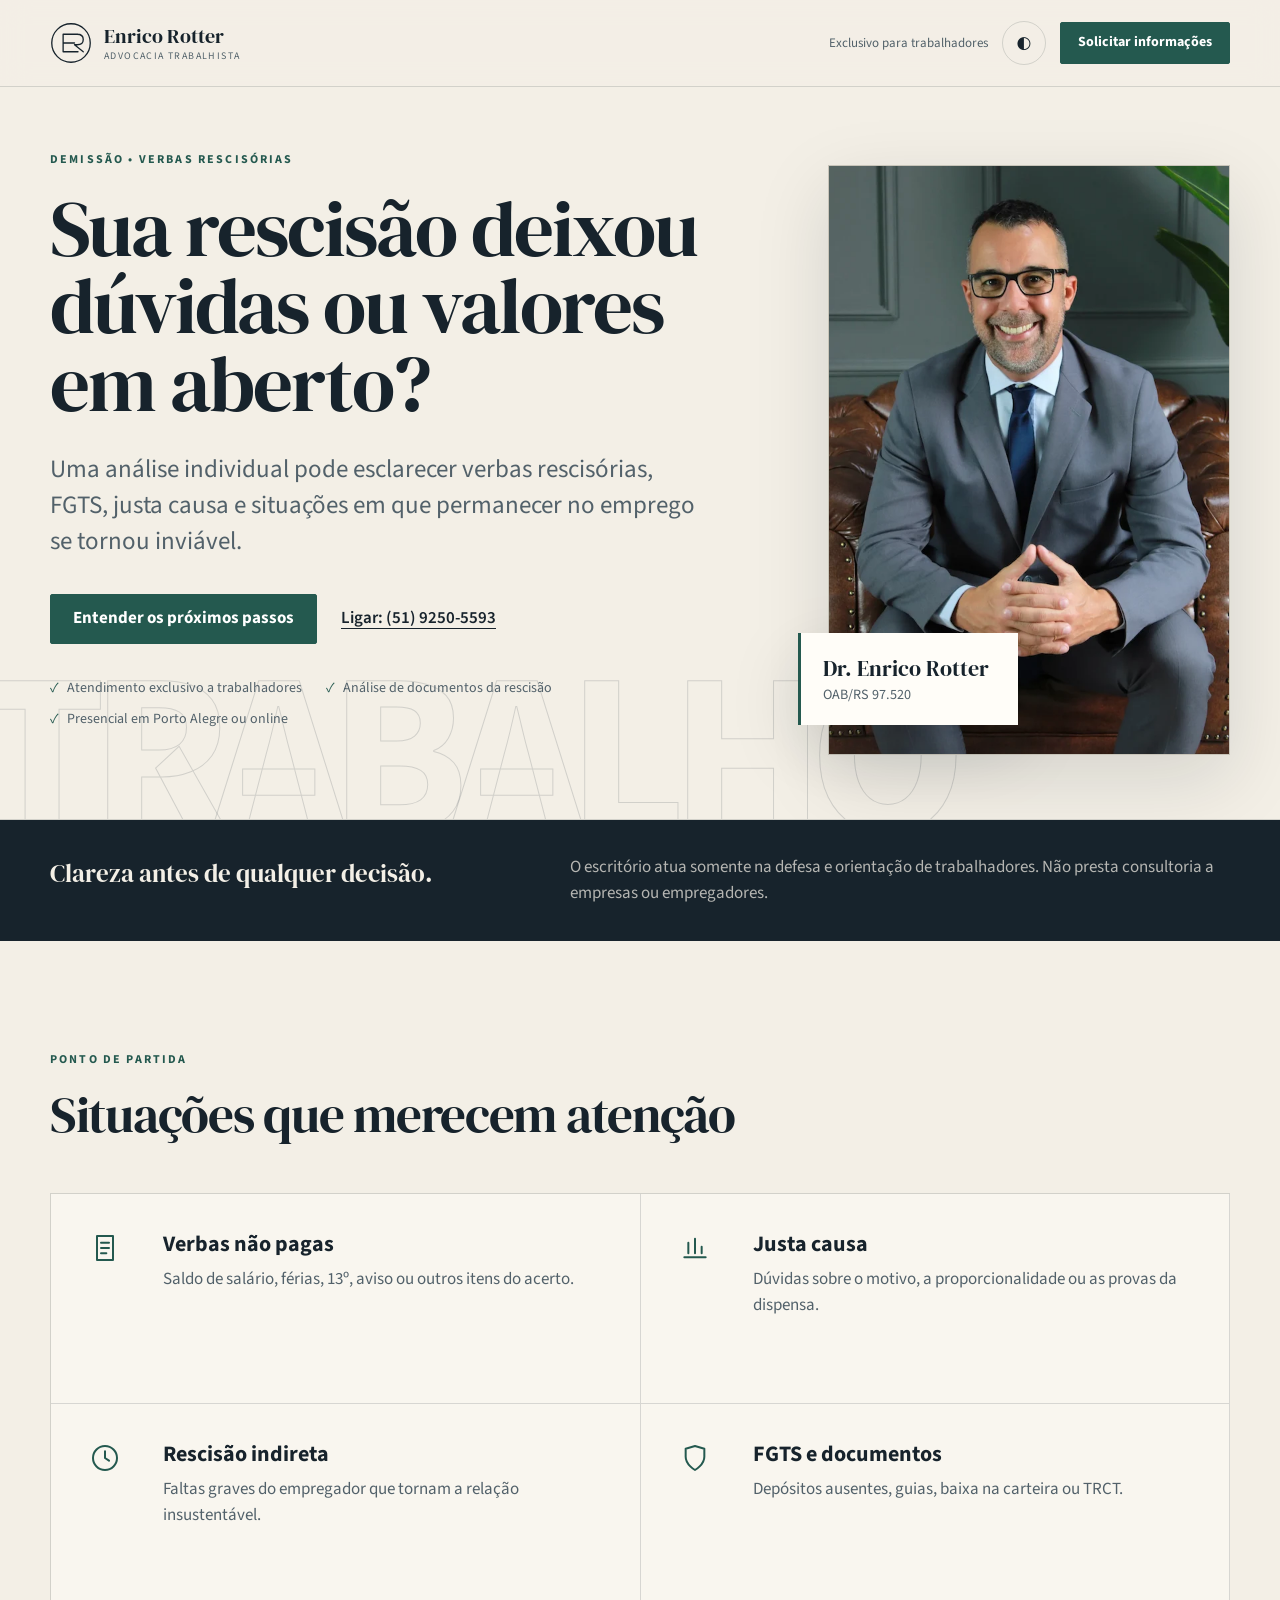
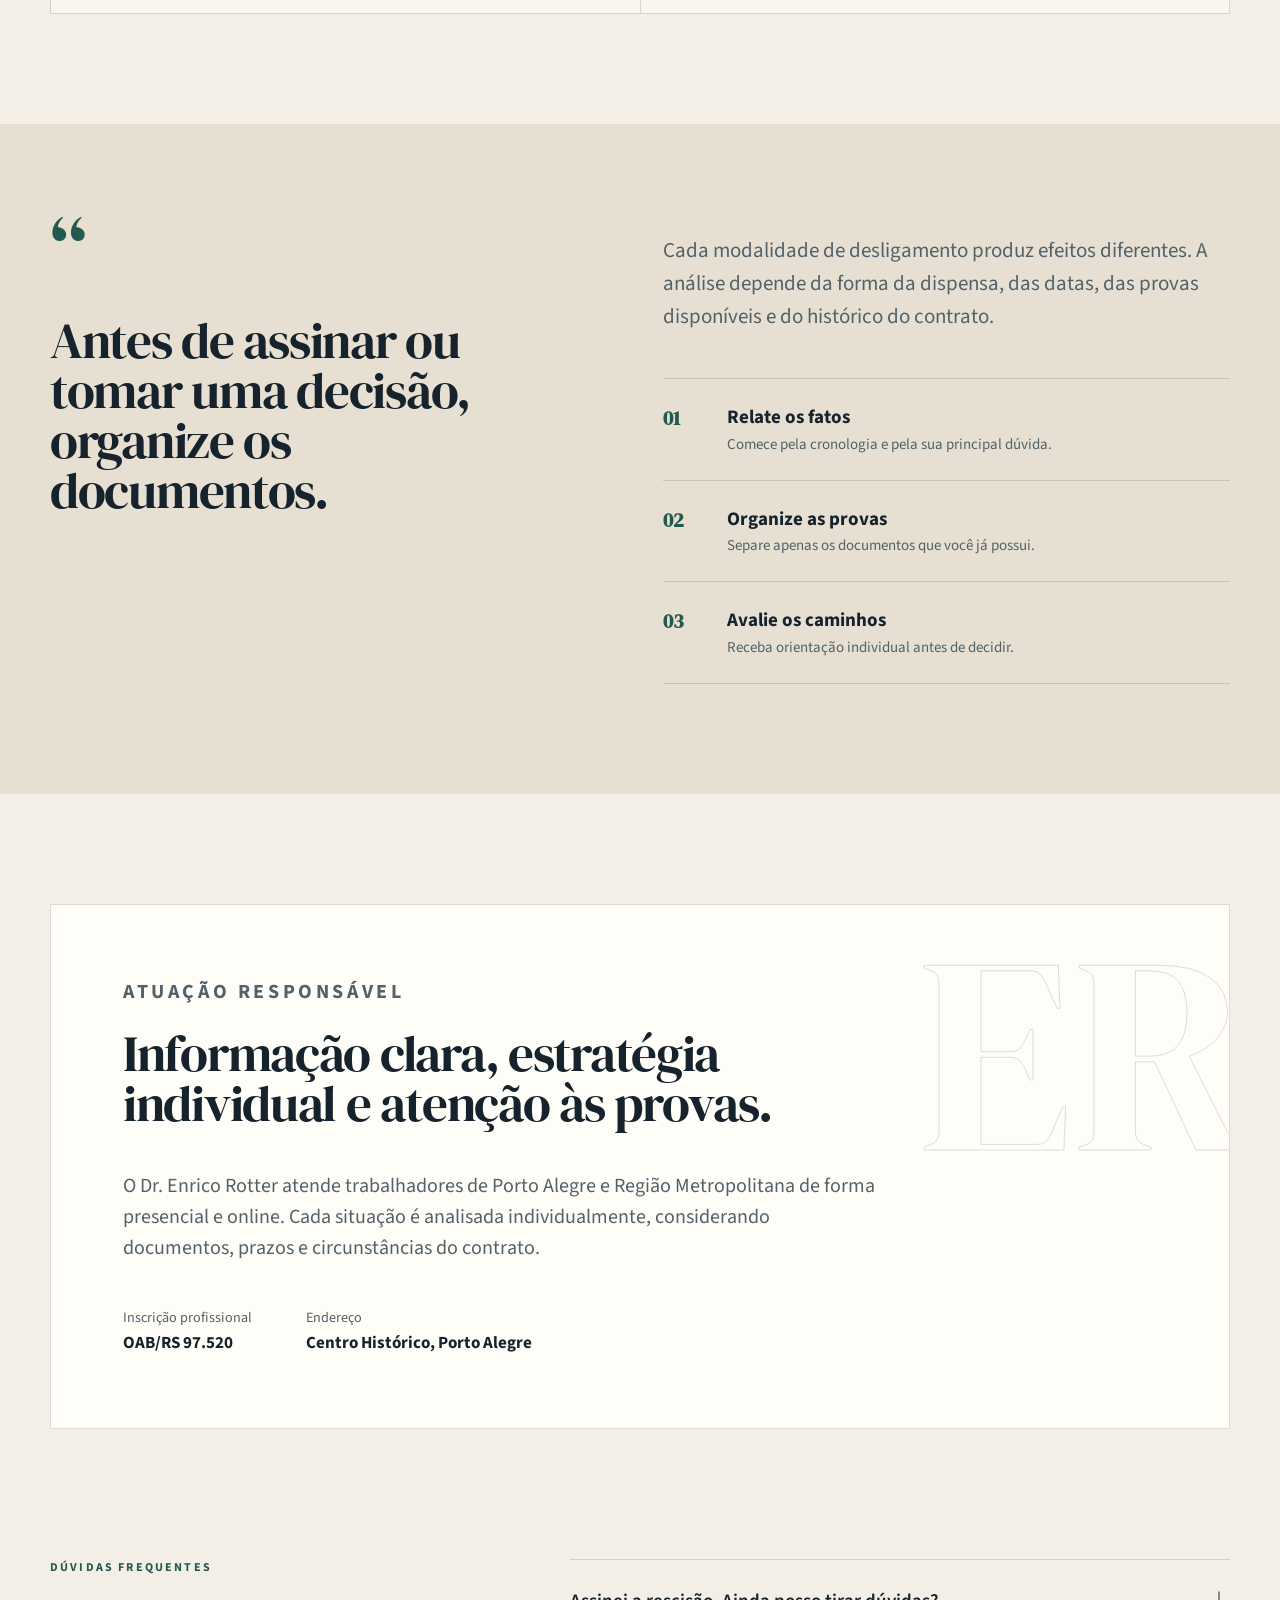
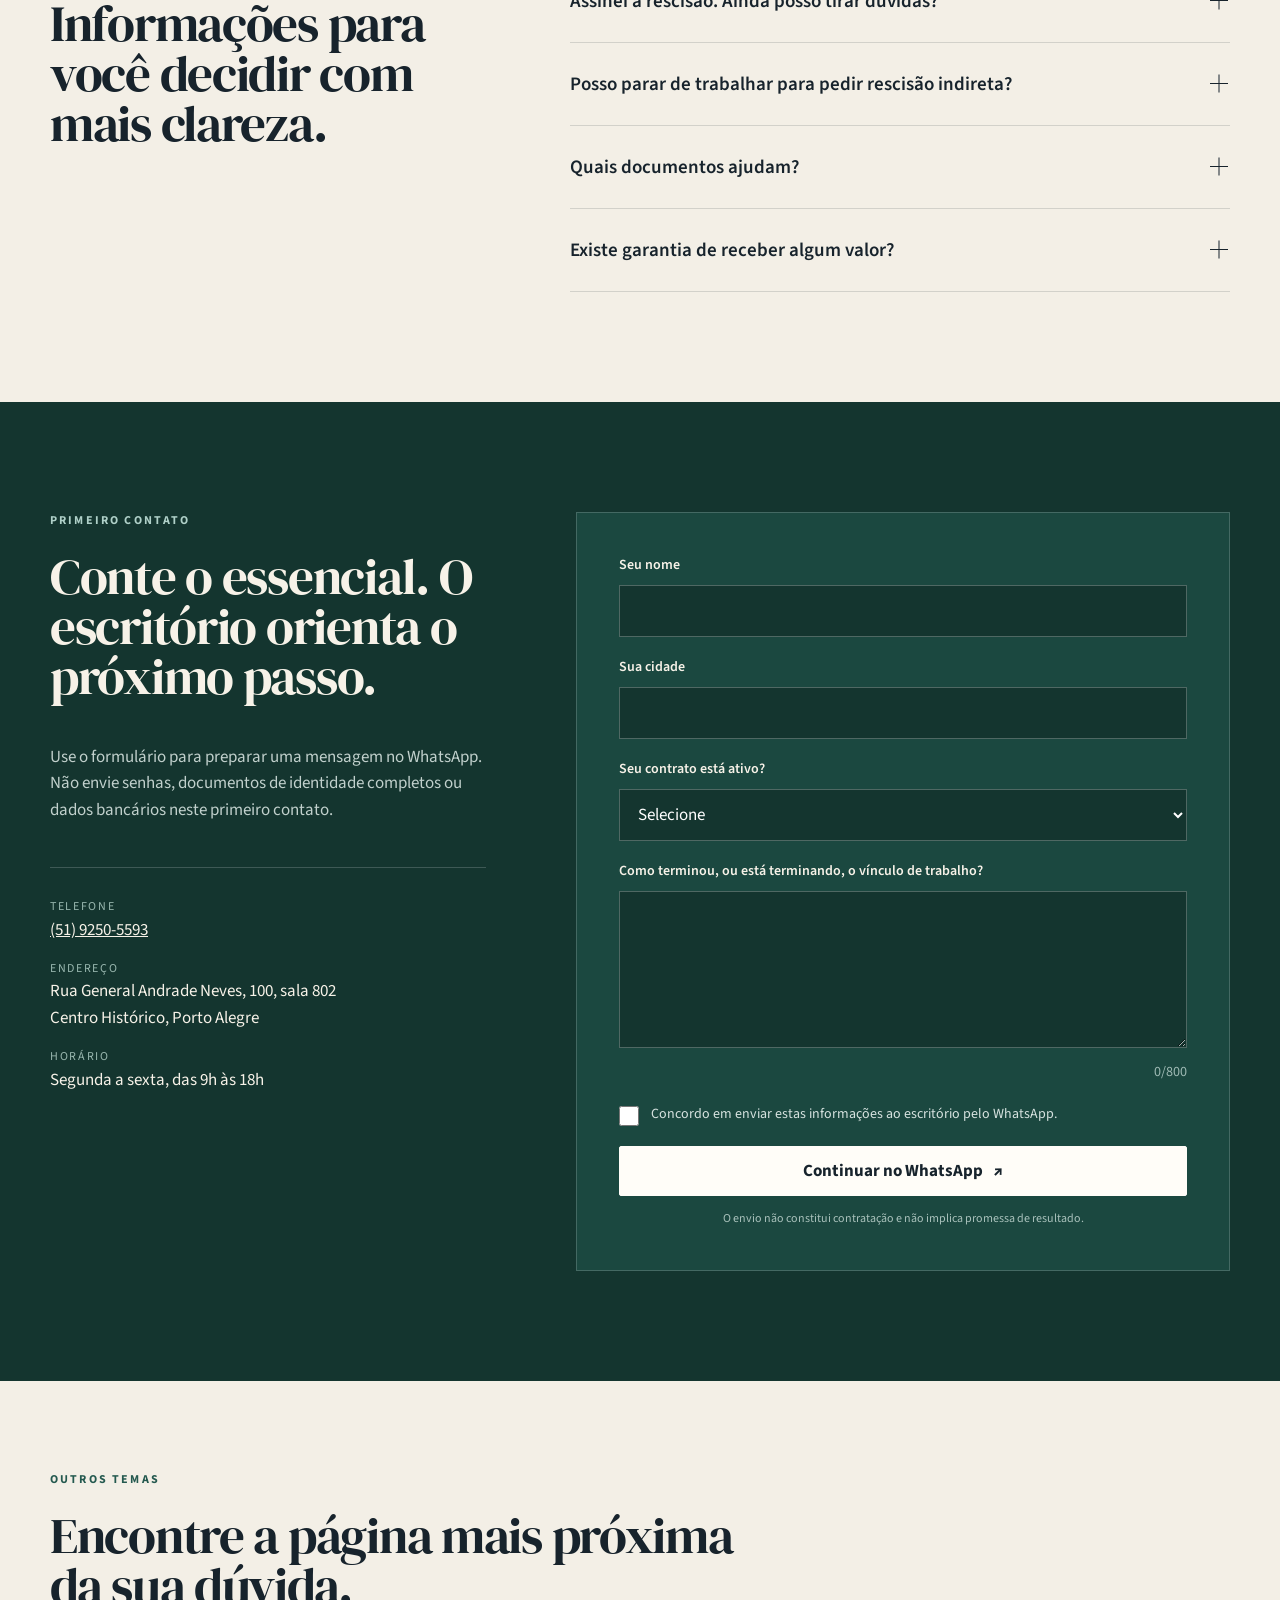
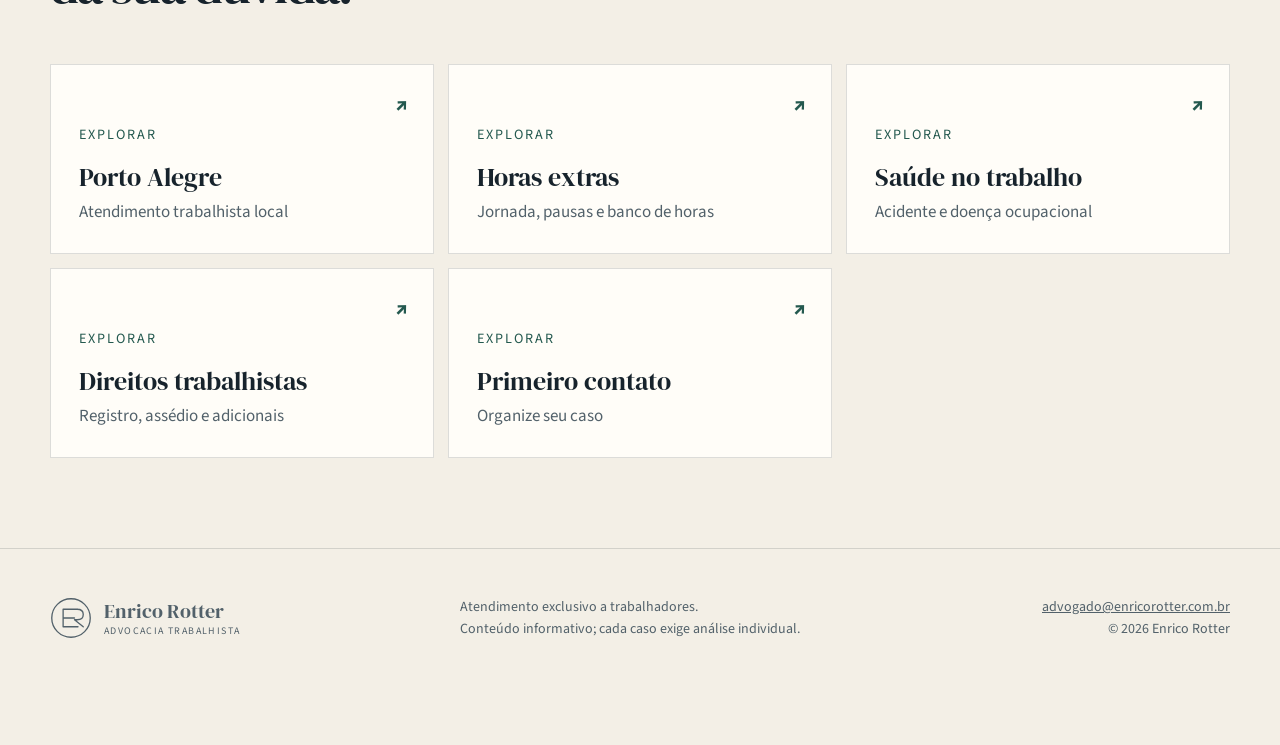
<file: public/rescisao-trabalhista.html>
<!doctype html>
<html lang="pt-BR">
<head>
  <meta charset="utf-8">
  <meta name="viewport" content="width=device-width, initial-scale=1">
  <title>Sua rescisão deixou dúvidas ou valores em aberto? | Enrico Rotter</title>
  <meta name="description" content="Uma análise individual pode esclarecer verbas rescisórias, FGTS, justa causa e situações em que permanecer no emprego se tornou inviável.">
  <link rel="canonical" href="https://enricorotter.com.br/rescisao-trabalhista/">
  <link rel="preconnect" href="https://fonts.googleapis.com">
  <link rel="preconnect" href="https://fonts.gstatic.com" crossorigin>
  <link href="https://fonts.googleapis.com/css2?family=DM+Serif+Display&family=Source+Sans+3:wght@400;500;600;700&display=swap" rel="stylesheet">
  <link rel="stylesheet" href="styles.css">
  <link rel="icon" href="assets/favicon.svg" type="image/svg+xml">
  <!-- Start of HubSpot Embed Code -->
  <script type="text/javascript" id="hs-script-loader" async defer src="//js.hs-scripts.com/43895766.js"></script>
  <!-- End of HubSpot Embed Code -->
</head>
<body data-topic="rescisão trabalhista">
  <a class="skip-link" href="#conteudo">Pular para o conteúdo</a>
  <header class="site-header">
    <div class="shell header-inner">
      <a class="brand" href="index.html" aria-label="Enrico Rotter, página inicial">
    <svg class="brand-mark" viewBox="0 0 48 48" role="img" aria-label="Monograma ER">
      <rect x="2" y="2" width="44" height="44" rx="22"/>
      <path d="M15 14h17M15 24h13M15 34h17M15 14v20M31 14c5 0 7 3 7 6s-2 6-7 6h-3l10 8"/>
    </svg>
    <span><strong>Enrico Rotter</strong><small>Advocacia Trabalhista</small></span>
  </a>
      <div class="header-actions">
        <span class="worker-only">Exclusivo para trabalhadores</span>
        <button class="theme-toggle" type="button" aria-label="Alternar tema"><span aria-hidden="true">◐</span></button>
        <a class="button button-small" href="#contato">Solicitar informações</a>
      </div>
    </div>
  </header>

  <main id="conteudo">
    <section class="hero">
      <div class="hero-grid shell">
        <div class="hero-copy">
          <p class="eyebrow">Demissão • Verbas rescisórias</p>
          <h1>Sua rescisão deixou dúvidas ou valores em aberto?</h1>
          <p class="lede">Uma análise individual pode esclarecer verbas rescisórias, FGTS, justa causa e situações em que permanecer no emprego se tornou inviável.</p>
          <div class="hero-actions">
            <a class="button" href="#contato">Entender os próximos passos</a>
            <a class="text-link" href="tel:+555192505593">Ligar: (51) 9250-5593</a>
          </div>
          <ul class="trust-list"><li><span aria-hidden="true">✓</span>Atendimento exclusivo a trabalhadores</li><li><span aria-hidden="true">✓</span>Análise de documentos da rescisão</li><li><span aria-hidden="true">✓</span>Presencial em Porto Alegre ou online</li></ul>
        </div>
        <div class="portrait-wrap">
          <div class="portrait-frame">
            <img src="assets/enrico-rotter.webp" alt="Dr. Enrico Rotter, advogado trabalhista" width="600" height="900">
          </div>
          <div class="portrait-caption">
            <span>Dr. Enrico Rotter</span>
            <small>OAB/RS 97.520</small>
          </div>
        </div>
      </div>
      <div class="hero-word" aria-hidden="true">TRABALHO</div>
    </section>

    <section class="statement">
      <div class="shell statement-grid">
        <p>Clareza antes de qualquer decisão.</p>
        <p>O escritório atua somente na defesa e orientação de trabalhadores. Não presta consultoria a empresas ou empregadores.</p>
      </div>
    </section>

    <section class="section shell">
      <div class="section-heading">
        <p class="eyebrow">Ponto de partida</p>
        <h2>Situações que merecem atenção</h2>
      </div>
      <div class="situation-grid"><article class="situation-card"><svg viewBox="0 0 24 24" aria-hidden="true"><path d="M6 3h12v18H6z"/><path d="M9 8h6M9 12h6M9 16h4"/></svg><div><h3>Verbas não pagas</h3><p>Saldo de salário, férias, 13º, aviso ou outros itens do acerto.</p></div></article><article class="situation-card"><svg viewBox="0 0 24 24" aria-hidden="true"><path d="M4 19h16M7 16V8m5 8V5m5 11v-5"/></svg><div><h3>Justa causa</h3><p>Dúvidas sobre o motivo, a proporcionalidade ou as provas da dispensa.</p></div></article><article class="situation-card"><svg viewBox="0 0 24 24" aria-hidden="true"><circle cx="12" cy="12" r="9"/><path d="M12 7v5l3 2"/></svg><div><h3>Rescisão indireta</h3><p>Faltas graves do empregador que tornam a relação insustentável.</p></div></article><article class="situation-card"><svg viewBox="0 0 24 24" aria-hidden="true"><path d="M12 21s7-4 7-10V5l-7-2-7 2v6c0 6 7 10 7 10z"/></svg><div><h3>FGTS e documentos</h3><p>Depósitos ausentes, guias, baixa na carteira ou TRCT.</p></div></article></div>
    </section>

    <section class="section evidence-section">
      <div class="shell split">
        <div class="quote-block">
          <span class="quote-mark">“</span>
          <h2>Antes de assinar ou tomar uma decisão, organize os documentos.</h2>
        </div>
        <div class="prose-block">
          <p>Cada modalidade de desligamento produz efeitos diferentes. A análise depende da forma da dispensa, das datas, das provas disponíveis e do histórico do contrato.</p>
          <ol class="process">
            <li><b>01</b><span><strong>Relate os fatos</strong><small>Comece pela cronologia e pela sua principal dúvida.</small></span></li>
            <li><b>02</b><span><strong>Organize as provas</strong><small>Separe apenas os documentos que você já possui.</small></span></li>
            <li><b>03</b><span><strong>Avalie os caminhos</strong><small>Receba orientação individual antes de decidir.</small></span></li>
          </ol>
        </div>
      </div>
    </section>

    <section class="section about shell">
      <div class="about-card">
        <p class="eyebrow">Atuação responsável</p>
        <h2>Informação clara, estratégia individual e atenção às provas.</h2>
        <p>O Dr. Enrico Rotter atende trabalhadores de Porto Alegre e Região Metropolitana de forma presencial e online. Cada situação é analisada individualmente, considerando documentos, prazos e circunstâncias do contrato.</p>
        <div class="credential-row">
          <span><small>Inscrição profissional</small><strong>OAB/RS 97.520</strong></span>
          <span><small>Endereço</small><strong>Centro Histórico, Porto Alegre</strong></span>
        </div>
      </div>
    </section>

    <section class="section shell faq-section">
      <div class="section-heading narrow">
        <p class="eyebrow">Dúvidas frequentes</p>
        <h2>Informações para você decidir com mais clareza.</h2>
      </div>
      <div class="faq-list"><div class="faq-item"><button class="faq-question" aria-expanded="false" aria-controls="faq-rescisao-trabalhista-0"><span>Assinei a rescisão. Ainda posso tirar dúvidas?</span><i aria-hidden="true"></i></button><div class="faq-answer" id="faq-rescisao-trabalhista-0" hidden><p>Sim. A assinatura não impede, por si só, a análise dos fatos e dos valores. O efeito jurídico depende do documento e do caso concreto.</p></div></div><div class="faq-item"><button class="faq-question" aria-expanded="false" aria-controls="faq-rescisao-trabalhista-1"><span>Posso parar de trabalhar para pedir rescisão indireta?</span><i aria-hidden="true"></i></button><div class="faq-answer" id="faq-rescisao-trabalhista-1" hidden><p>Não tome essa decisão sem orientação individual. A estratégia e os riscos dependem das provas e da situação do contrato.</p></div></div><div class="faq-item"><button class="faq-question" aria-expanded="false" aria-controls="faq-rescisao-trabalhista-2"><span>Quais documentos ajudam?</span><i aria-hidden="true"></i></button><div class="faq-answer" id="faq-rescisao-trabalhista-2" hidden><p>TRCT, carteira de trabalho, contracheques, extrato do FGTS, aviso de dispensa, conversas e comprovantes de pagamento.</p></div></div><div class="faq-item"><button class="faq-question" aria-expanded="false" aria-controls="faq-rescisao-trabalhista-3"><span>Existe garantia de receber algum valor?</span><i aria-hidden="true"></i></button><div class="faq-answer" id="faq-rescisao-trabalhista-3" hidden><p>Não. Nenhum resultado pode ser garantido antes da análise do caso e das provas.</p></div></div></div>
    </section>

    <section class="section contact-section" id="contato">
      <div class="shell contact-grid">
        <div>
          <p class="eyebrow light">Primeiro contato</p>
          <h2>Conte o essencial. O escritório orienta o próximo passo.</h2>
          <p>Use o formulário para preparar uma mensagem no WhatsApp. Não envie senhas, documentos de identidade completos ou dados bancários neste primeiro contato.</p>
          <div class="office-details">
            <p><span>Telefone</span><a href="tel:+555192505593">(51) 9250-5593</a></p>
            <p><span>Endereço</span>Rua General Andrade Neves, 100, sala 802<br>Centro Histórico, Porto Alegre</p>
            <p><span>Horário</span>Segunda a sexta, das 9h às 18h</p>
          </div>
        </div>
        <form class="lead-form" novalidate>
          <div class="field">
            <label for="nome-rescisao-trabalhista">Seu nome</label>
            <input id="nome-rescisao-trabalhista" name="nome" autocomplete="name" required>
            <small class="field-error">Informe seu nome.</small>
          </div>
          <div class="field">
            <label for="cidade-rescisao-trabalhista">Sua cidade</label>
            <input id="cidade-rescisao-trabalhista" name="cidade" autocomplete="address-level2" required>
            <small class="field-error">Informe sua cidade.</small>
          </div>
          <div class="field">
            <label for="vinculo-rescisao-trabalhista">Seu contrato está ativo?</label>
            <select id="vinculo-rescisao-trabalhista" name="vinculo" required>
              <option value="">Selecione</option>
              <option>Sim, ainda estou trabalhando</option>
              <option>Não, o contrato terminou</option>
              <option>Não tenho certeza</option>
            </select>
            <small class="field-error">Selecione uma opção.</small>
          </div>
          <div class="field">
            <label for="relato-rescisao-trabalhista">Como terminou, ou está terminando, o vínculo de trabalho?</label>
            <textarea id="relato-rescisao-trabalhista" name="relato" rows="5" maxlength="800" required></textarea>
            <div class="field-meta"><small class="field-error">Escreva um breve resumo.</small><small><span class="char-count">0</span>/800</small></div>
          </div>
          <label class="consent"><input type="checkbox" name="consentimento" required><span>Concordo em enviar estas informações ao escritório pelo WhatsApp.</span></label>
          <small class="form-error">Revise os campos indicados e o consentimento.</small>
          <button class="button button-light" type="submit">Continuar no WhatsApp <span aria-hidden="true">↗</span></button>
          <p class="form-note">O envio não constitui contratação e não implica promessa de resultado.</p>
        </form>
      </div>
    </section>

    <section class="section shell related">
      <div class="section-heading inline">
        <div><p class="eyebrow">Outros temas</p><h2>Encontre a página mais próxima da sua dúvida.</h2></div>
      </div>
      <div class="related-grid"><a class="related-card" href="index.html"><small>Explorar</small><strong>Porto Alegre</strong><span>Atendimento trabalhista local</span><b aria-hidden="true">↗</b></a><a class="related-card" href="horas-extras.html"><small>Explorar</small><strong>Horas extras</strong><span>Jornada, pausas e banco de horas</span><b aria-hidden="true">↗</b></a><a class="related-card" href="acidente-doenca-ocupacional.html"><small>Explorar</small><strong>Saúde no trabalho</strong><span>Acidente e doença ocupacional</span><b aria-hidden="true">↗</b></a><a class="related-card" href="direitos-trabalhistas.html"><small>Explorar</small><strong>Direitos trabalhistas</strong><span>Registro, assédio e adicionais</span><b aria-hidden="true">↗</b></a><a class="related-card" href="consulta-trabalhista.html"><small>Explorar</small><strong>Primeiro contato</strong><span>Organize seu caso</span><b aria-hidden="true">↗</b></a></div>
    </section>
  </main>

  <footer class="site-footer">
    <div class="shell footer-grid">
      <a class="brand" href="index.html" aria-label="Enrico Rotter, página inicial">
    <svg class="brand-mark" viewBox="0 0 48 48" role="img" aria-label="Monograma ER">
      <rect x="2" y="2" width="44" height="44" rx="22"/>
      <path d="M15 14h17M15 24h13M15 34h17M15 14v20M31 14c5 0 7 3 7 6s-2 6-7 6h-3l10 8"/>
    </svg>
    <span><strong>Enrico Rotter</strong><small>Advocacia Trabalhista</small></span>
  </a>
      <p>Atendimento exclusivo a trabalhadores.<br>Conteúdo informativo; cada caso exige análise individual.</p>
      <div><a href="mailto:advogado@enricorotter.com.br">advogado@enricorotter.com.br</a><br><span>© 2026 Enrico Rotter</span></div>
    </div>
  </footer>
  <a class="mobile-cta" href="#contato">Solicitar informações</a>
  <script src="app.js"></script>
<script data-pplx-inline-edit>
(function () {
  if (window === window.top) return;

  const allowedParentOrigins = ["https://www.perplexity.ai","https://perplexity.ai","https://testing.perplexity.ai","https://staging.perplexity.ai","https://*.preview.i.perplexity.ai","http://perplexity.localhost","http://localhost:1420","http://127.0.0.1:1420","http://localhost:3000","http://127.0.0.1:3000","http://localhost:5173","http://127.0.0.1:5173"];
  const MAX_FONT_BYTES = 500 * 1024;
  const MAX_TOTAL_FONT_BYTES = 2 * 1024 * 1024;
  let scrollForwarding = false;
  let scrollRaf = 0;
  let trustedTopOrigin = null;

  // Allow entries like "https://*.preview.i.perplexity.ai" — the wildcard
  // matches a single DNS label (no dots), so "https://*.foo" cannot stretch
  // across multiple labels.
  function matchesAllowedOrigin(origin) {
    if (!origin) return false;
    for (const entry of allowedParentOrigins) {
      if (!entry.includes("*")) {
        if (entry === origin) return true;
        continue;
      }
      const pattern = new RegExp(
        "^" +
          entry.replace(/[.+?^${}()|[\]\\]/g, "\\$&").replace(/\*/g, "[^.]+") +
          "$",
      );
      if (pattern.test(origin)) return true;
    }
    return false;
  }

  // Trust decision: when the sender is same-origin-visible (event.origin is a
  // real origin like https://www.perplexity.ai) we trust event.origin directly.
  // When event.origin is "null" (opaque broker srcdoc), we fall back to the
  // broker's stamped `parentOrigin` to identify the top window. The fallback
  // is claim-only — we rely on the browser's native `targetOrigin` enforcement
  // on the response path (see postToTrustedTop) to ensure replies can't be
  // delivered to anyone but the actual top window of that claimed origin.
  function getTrustedParentOrigin(event) {
    const forwardedParentOrigin =
      typeof event.data.parentOrigin === "string" ? event.data.parentOrigin : null;
    const parentOrigin = event.origin === "null" ? forwardedParentOrigin : event.origin;
    return matchesAllowedOrigin(parentOrigin) ? parentOrigin : null;
  }

  // All responses go to window.top with targetOrigin = the allowlisted origin.
  // An attacker that iframes us inside their own null-origin broker can claim
  // any parentOrigin they like, but the browser will drop the reply whenever
  // the real top's origin doesn't match — so the screenshot never leaves.
  function postToTrustedTop(message) {
    if (!trustedTopOrigin) return;
    try {
      window.top.postMessage(message, trustedTopOrigin);
    } catch (_error) {}
  }

  function inlineAll(original, clone) {
    if (original.nodeType !== 1 || clone.nodeType !== 1) return;

    try {
      const computedStyle = getComputedStyle(original);
      // cssText on a computed style is the serialized declaration in modern
      // Chromium/Safari — a single read beats enumerating ~400 longhand
      // properties. Firefox returns "" here, so we fall back on empty.
      const serialized = computedStyle.cssText;
      if (serialized) {
        clone.style.cssText = serialized;
      } else {
        const parts = new Array(computedStyle.length);
        for (let index = 0; index < computedStyle.length; index += 1) {
          const property = computedStyle[index];
          parts[index] = `${property}:${computedStyle.getPropertyValue(property)};`;
        }
        clone.style.cssText = parts.join("");
      }
    } catch (_error) {}

    const originalChildren = original.children;
    const clonedChildren = clone.children;
    for (
      let index = 0;
      index < originalChildren.length && index < clonedChildren.length;
      index += 1
    ) {
      inlineAll(originalChildren[index], clonedChildren[index]);
    }
  }

  function extractFontUrl(srcValue) {
    const matches = [
      ...srcValue.matchAll(
        /url\(["']?([^"')]+)["']?\)(?:\s*format\(["']?([^"')]+)["']?\))?/gi,
      ),
    ];
    if (matches.length === 0) return null;
    const woff2 = matches.find((m) => m[2] && m[2].toLowerCase().includes("woff2"));
    if (woff2) return woff2[1];
    const woff = matches.find((m) => m[2] && m[2].toLowerCase().includes("woff"));
    if (woff) return woff[1];
    return matches[0][1];
  }

  // Cache resolved font URL -> data URI across captures. Fonts on a page
  // essentially never change, and a batch run emits multiple captures back to
  // back — without this we'd refetch + re-base64 every time.
  const fontDataUriCache = new Map();
  const SRC_DECLARATION_RE = /src\s*:\s*[^;}]+/i;

  async function fetchAsDataUri(url) {
    if (fontDataUriCache.has(url)) return fontDataUriCache.get(url);
    let dataUri = null;
    try {
      const response = await fetch(url, { mode: "cors", credentials: "omit" });
      if (response.ok) {
        const blob = await response.blob();
        if (blob.size <= MAX_FONT_BYTES) {
          dataUri = await new Promise((resolve) => {
            const reader = new FileReader();
            reader.onloadend = () =>
              resolve(typeof reader.result === "string" ? reader.result : null);
            reader.onerror = () => resolve(null);
            reader.readAsDataURL(blob);
          });
        }
      }
    } catch (_error) {
      dataUri = null;
    }
    fontDataUriCache.set(url, dataUri);
    return dataUri;
  }

  function collectFontFaceRuleTexts() {
    const rules = [];
    for (const sheet of document.styleSheets) {
      let cssRules;
      try {
        cssRules = sheet.cssRules;
      } catch (_error) {
        continue;
      }
      if (!cssRules) continue;
      for (const rule of cssRules) {
        const cssText = rule.cssText || "";
        if (cssText.startsWith("@font-face")) rules.push(cssText);
      }
    }
    return rules;
  }

  async function buildInlinedFontCss() {
    const ruleTexts = collectFontFaceRuleTexts();
    if (ruleTexts.length === 0) return null;

    const resolved = ruleTexts.map((cssText) => {
      if (!SRC_DECLARATION_RE.test(cssText)) return null;
      const srcMatch = cssText.match(/src\s*:\s*([^;}]+)[;}]/i);
      if (!srcMatch) return null;
      const url = extractFontUrl(srcMatch[1]);
      if (!url) return null;
      try {
        return { cssText, url: new URL(url, document.baseURI).href };
      } catch (_error) {
        return null;
      }
    });

    const dataUris = await Promise.all(
      resolved.map((entry) => (entry ? fetchAsDataUri(entry.url) : Promise.resolve(null))),
    );

    const inlined = [];
    let totalBytes = 0;
    for (let index = 0; index < resolved.length; index += 1) {
      const entry = resolved[index];
      const dataUri = dataUris[index];
      if (!entry || !dataUri) continue;
      const approxBytes = dataUri.length * 0.75;
      if (totalBytes + approxBytes > MAX_TOTAL_FONT_BYTES) break;
      totalBytes += approxBytes;
      inlined.push(entry.cssText.replace(SRC_DECLARATION_RE, `src: url("${dataUri}")`));
    }
    return inlined.length > 0 ? inlined.join("\n") : null;
  }

  function stripExternal(clone) {
    const images = clone.querySelectorAll("img");
    for (let index = 0; index < images.length; index += 1) {
      const src = images[index].getAttribute("src");
      if (src && !src.startsWith("data:")) images[index].removeAttribute("src");
    }

    const elements = clone.querySelectorAll("*");
    for (let index = 0; index < elements.length; index += 1) {
      const style = elements[index].style.cssText;
      if (style && style.includes("url(")) {
        elements[index].style.cssText = style.replace(
          /url\(["']?(?!data:)[^)"']*["']?\)/gi,
          "none",
        );
      }
    }
  }

  function emitScroll() {
    scrollRaf = 0;
    if (!scrollForwarding) return;
    postToTrustedTop({
      type: "INLINE_EDIT_SCROLL",
      scrollX: window.scrollX,
      scrollY: window.scrollY,
    });
  }

  window.addEventListener(
    "scroll",
    function () {
      if (!scrollForwarding || scrollRaf) return;
      scrollRaf = requestAnimationFrame(emitScroll);
    },
    { passive: true, capture: true },
  );

  async function handleCaptureRequest(event) {
    const requestId = event.data.requestId;
    const scrollX = window.scrollX;
    const scrollY = window.scrollY;
    const width = window.innerWidth;
    const height = window.innerHeight;

    function postResult(dataUrl) {
      postToTrustedTop({
        type: "INLINE_EDIT_SCREENSHOT_RESULT",
        requestId,
        dataUrl,
        scrollX,
        scrollY,
      });
    }

    try {
      // Wait for any pending web fonts to resolve so both inline metrics and
      // the @font-face inlining below see the same loaded faces.
      if (document.fonts && document.fonts.ready) {
        try {
          await document.fonts.ready;
        } catch (_error) {}
      }

      const clone = document.documentElement.cloneNode(true);
      inlineAll(document.documentElement, clone);

      const removedNodes = clone.querySelectorAll("script,link[rel=\"stylesheet\"],style");
      for (let index = 0; index < removedNodes.length; index += 1) {
        removedNodes[index].remove();
      }

      stripExternal(clone);

      // Re-embed web fonts as data-URI @font-face rules so the SVG rasterizer
      // can resolve them — external font URLs aren't fetched during
      // foreignObject rendering, which would otherwise force a fallback face
      // and change text metrics.
      const inlinedFontCss = await buildInlinedFontCss();
      if (inlinedFontCss) {
        const styleEl = document.createElement("style");
        styleEl.textContent = inlinedFontCss;
        const head = clone.querySelector("head");
        if (head) head.appendChild(styleEl);
        else clone.insertBefore(styleEl, clone.firstChild);
      }

      const html = new XMLSerializer().serializeToString(clone);
      const svg =
        `<svg xmlns="http://www.w3.org/2000/svg" width="${width}" height="${height}">` +
        '<foreignObject width="100%" height="100%">' +
        `<div xmlns="http://www.w3.org/1999/xhtml" style="width:${width}px;height:${height}px;overflow:hidden">` +
        `<div style="position:relative;left:-${scrollX}px;top:-${scrollY}px">` +
        html +
        "</div></div></foreignObject></svg>";
      const svgUrl = `data:image/svg+xml;charset=utf-8,${encodeURIComponent(svg)}`;
      const image = new Image();
      image.onload = function () {
        const canvas = document.createElement("canvas");
        canvas.width = width;
        canvas.height = height;
        canvas.getContext("2d").drawImage(image, 0, 0);
        postResult(canvas.toDataURL("image/png"));
      };
      image.onerror = function () {
        postResult(null);
      };
      image.src = svgUrl;
    } catch (_error) {
      postResult(null);
    }
  }

  window.addEventListener("message", function (event) {
    if (!event.data) return;
    // Only accept messages from the direct parent frame. Blocks sibling /
    // unrelated-window postMessage senders that could otherwise reach us.
    if (event.source !== window.parent) return;

    const trustedParentOrigin = getTrustedParentOrigin(event);
    if (!trustedParentOrigin) return;
    trustedTopOrigin = trustedParentOrigin;

    if (event.data.type === "INLINE_EDIT_SCROLL_START") {
      scrollForwarding = true;
      emitScroll();
      return;
    }

    if (event.data.type === "INLINE_EDIT_SCROLL_STOP") {
      scrollForwarding = false;
      if (scrollRaf) cancelAnimationFrame(scrollRaf);
      scrollRaf = 0;
      return;
    }

    if (event.data.type !== "INLINE_EDIT_CAPTURE_REQUEST") return;

    handleCaptureRequest(event);
  });
})();


</script></body>
</html>
</file>
<file: public/styles.css>
:root {
  color-scheme: light;
  --ink: #17232c;
  --ink-soft: #52616a;
  --paper: #f3efe6;
  --paper-deep: #e7e0d2;
  --surface: #fffdf8;
  --accent: #24594f;
  --accent-strong: #163e37;
  --line: rgba(23, 35, 44, .15);
  --shadow: 0 24px 70px rgba(16, 32, 39, .13);
  --serif: "DM Serif Display", Georgia, serif;
  --sans: "Source Sans 3", system-ui, sans-serif;
  --radius: 2px;
}

[data-theme="dark"] {
  color-scheme: dark;
  --ink: #f2eee5;
  --ink-soft: #b8c0be;
  --paper: #10191e;
  --paper-deep: #18252b;
  --surface: #1d2b31;
  --accent: #74b5a6;
  --accent-strong: #9bd0c4;
  --line: rgba(242, 238, 229, .16);
  --shadow: 0 24px 70px rgba(0, 0, 0, .3);
}

* { box-sizing: border-box; }
html { scroll-behavior: smooth; }
body {
  margin: 0;
  background: var(--paper);
  color: var(--ink);
  font-family: var(--sans);
  font-size: 17px;
  line-height: 1.55;
  -webkit-font-smoothing: antialiased;
}
a { color: inherit; }
button, input, textarea, select { font: inherit; }
img { max-width: 100%; display: block; }
.shell { width: min(1180px, calc(100% - 40px)); margin-inline: auto; }
.skip-link { position: fixed; left: 12px; top: -80px; background: var(--ink); color: var(--paper); padding: 12px 18px; z-index: 20; }
.skip-link:focus { top: 12px; }

.site-header {
  position: relative;
  z-index: 10;
  border-bottom: 1px solid var(--line);
  background: color-mix(in srgb, var(--paper) 94%, transparent);
  backdrop-filter: blur(14px);
}
.header-inner { min-height: 86px; display: flex; align-items: center; justify-content: space-between; gap: 24px; }
.brand { display: inline-flex; align-items: center; gap: 12px; text-decoration: none; }
.brand-mark { width: 42px; height: 42px; }
.brand-mark rect { fill: none; stroke: currentColor; stroke-width: 1.5; }
.brand-mark path { fill: none; stroke: currentColor; stroke-width: 1.5; stroke-linecap: round; stroke-linejoin: round; }
.brand span { display: grid; line-height: 1.1; }
.brand strong { font-family: var(--serif); font-size: 20px; font-weight: 400; }
.brand small { color: var(--ink-soft); text-transform: uppercase; font-size: 10px; letter-spacing: .14em; margin-top: 4px; }
.header-actions { display: flex; align-items: center; gap: 14px; }
.worker-only { color: var(--ink-soft); font-size: 13px; }
.theme-toggle { width: 44px; height: 44px; border-radius: 50%; border: 1px solid var(--line); color: var(--ink); background: transparent; cursor: pointer; }
.theme-toggle:hover { background: var(--paper-deep); }

.button {
  display: inline-flex;
  min-height: 50px;
  align-items: center;
  justify-content: center;
  gap: 10px;
  padding: 0 22px;
  border: 1px solid var(--accent);
  border-radius: var(--radius);
  background: var(--accent);
  color: #fff;
  text-decoration: none;
  font-weight: 700;
  cursor: pointer;
  transition: transform .2s ease, background .2s ease, border-color .2s ease;
}
.button:hover { transform: translateY(-2px); background: var(--accent-strong); border-color: var(--accent-strong); }
.button-small { min-height: 42px; padding-inline: 17px; font-size: 14px; }
.button-light { width: 100%; background: var(--surface); border-color: var(--surface); color: #17232c; }
.button-light:hover { background: #fff; border-color: #fff; }

.hero { position: relative; min-height: 690px; overflow: hidden; border-bottom: 1px solid var(--line); }
.hero-grid { display: grid; grid-template-columns: minmax(0, 1.1fr) minmax(360px, .62fr); min-height: 690px; align-items: center; gap: 64px; padding-block: 64px; }
.hero-copy { position: relative; z-index: 2; padding-bottom: 24px; }
.eyebrow { margin: 0 0 20px; color: var(--accent); font-size: 12px; font-weight: 700; letter-spacing: .18em; text-transform: uppercase; }
.eyebrow.light { color: #afd0c8; }
h1, h2, h3, p { margin-top: 0; }
h1, h2 { font-family: var(--serif); font-weight: 400; line-height: .98; letter-spacing: -.025em; }
h1 { max-width: 820px; margin-bottom: 28px; font-size: clamp(54px, 6.2vw, 92px); }
h2 { font-size: clamp(40px, 4vw, 62px); }
h3 { margin-bottom: 8px; font-size: 22px; line-height: 1.15; }
.lede { max-width: 660px; color: var(--ink-soft); font-size: clamp(20px, 2vw, 25px); line-height: 1.45; }
.hero-actions { display: flex; align-items: center; gap: 24px; margin: 34px 0; }
.text-link { text-underline-offset: 5px; font-weight: 600; }
.trust-list { display: flex; flex-wrap: wrap; gap: 10px 24px; margin: 0; padding: 0; list-style: none; color: var(--ink-soft); font-size: 14px; }
.trust-list span { margin-right: 8px; color: var(--accent); }
.portrait-wrap { position: relative; align-self: end; z-index: 2; }
.portrait-frame { height: 590px; overflow: hidden; border: 1px solid var(--line); background: var(--paper-deep); box-shadow: var(--shadow); }
.portrait-frame img { width: 100%; height: 100%; object-fit: cover; object-position: center top; }
.portrait-caption { position: absolute; left: -30px; bottom: 30px; display: grid; min-width: 220px; padding: 18px 22px; background: var(--surface); border-left: 3px solid var(--accent); box-shadow: var(--shadow); }
.portrait-caption span { font-family: var(--serif); font-size: 22px; }
.portrait-caption small { color: var(--ink-soft); }
.hero-word { position: absolute; left: -22px; bottom: -55px; color: transparent; font-family: var(--sans); font-size: clamp(120px, 18vw, 280px); font-weight: 700; line-height: 1; letter-spacing: -.07em; -webkit-text-stroke: 1px var(--line); pointer-events: none; white-space: nowrap; }

.statement { background: var(--ink); color: var(--paper); }
.statement-grid { display: grid; grid-template-columns: .8fr 1.2fr; gap: 80px; padding-block: 34px; }
.statement p { margin: 0; }
.statement p:first-child { font-family: var(--serif); font-size: 25px; }
.statement p:last-child { color: color-mix(in srgb, var(--paper) 72%, transparent); }
.section { padding-block: 110px; }
.section-heading { max-width: 740px; margin-bottom: 54px; }
.section-heading h2 { margin-bottom: 0; }
.situation-grid { display: grid; grid-template-columns: repeat(2, 1fr); border-top: 1px solid var(--line); border-left: 1px solid var(--line); }
.situation-card { display: grid; grid-template-columns: 52px 1fr; gap: 22px; min-height: 210px; padding: 38px; border-right: 1px solid var(--line); border-bottom: 1px solid var(--line); background: color-mix(in srgb, var(--surface) 46%, transparent); }
.situation-card svg { width: 32px; fill: none; stroke: var(--accent); stroke-width: 1.5; stroke-linecap: round; stroke-linejoin: round; }
.situation-card p { margin: 0; color: var(--ink-soft); }
.evidence-section { background: var(--paper-deep); }
.split { display: grid; grid-template-columns: .95fr 1.05fr; gap: 100px; align-items: start; }
.quote-block { position: sticky; top: 40px; }
.quote-mark { color: var(--accent); font-family: var(--serif); font-size: 88px; line-height: .4; }
.quote-block h2 { margin-top: 24px; }
.prose-block > p { color: var(--ink-soft); font-size: 21px; }
.process { margin: 46px 0 0; padding: 0; border-top: 1px solid var(--line); list-style: none; }
.process li { display: grid; grid-template-columns: 44px 1fr; gap: 20px; padding: 24px 0; border-bottom: 1px solid var(--line); }
.process b { color: var(--accent); font-family: var(--serif); font-size: 20px; }
.process span { display: grid; }
.process strong { font-size: 19px; }
.process small { color: var(--ink-soft); font-size: 15px; }
.about { padding-bottom: 20px; }
.about-card { position: relative; overflow: hidden; padding: 72px; border: 1px solid var(--line); background: var(--surface); }
.about-card::after { content: "ER"; position: absolute; right: -20px; top: -70px; color: transparent; font-family: var(--serif); font-size: 280px; -webkit-text-stroke: 1px var(--line); pointer-events: none; }
.about-card h2, .about-card > p { position: relative; z-index: 1; max-width: 760px; }
.about-card > p { color: var(--ink-soft); font-size: 20px; }
.credential-row { position: relative; z-index: 1; display: flex; gap: 54px; margin-top: 44px; }
.credential-row span { display: grid; }
.credential-row small { color: var(--ink-soft); }
.faq-section { display: grid; grid-template-columns: .8fr 1.2fr; gap: 80px; }
.faq-list { border-top: 1px solid var(--line); }
.faq-item { border-bottom: 1px solid var(--line); }
.faq-question { display: flex; width: 100%; min-height: 82px; align-items: center; justify-content: space-between; gap: 24px; padding: 0; border: 0; background: transparent; color: var(--ink); text-align: left; cursor: pointer; }
.faq-question span { font-size: 19px; font-weight: 600; }
.faq-question i { position: relative; flex: 0 0 22px; width: 22px; height: 22px; }
.faq-question i::before, .faq-question i::after { content: ""; position: absolute; left: 2px; top: 10px; width: 18px; height: 1px; background: currentColor; transition: transform .2s; }
.faq-question i::after { transform: rotate(90deg); }
.faq-question[aria-expanded="true"] i::after { transform: rotate(0); }
.faq-answer { padding: 0 44px 24px 0; color: var(--ink-soft); }
.contact-section { background: #14352f; color: #f7f2e8; }
.contact-grid { display: grid; grid-template-columns: .8fr 1.2fr; gap: 90px; align-items: start; }
.contact-grid h2 { max-width: 560px; }
.contact-grid > div > p { color: #c1d0cc; max-width: 560px; }
.office-details { margin-top: 44px; padding-top: 30px; border-top: 1px solid rgba(255,255,255,.18); }
.office-details p { color: #f7f2e8 !important; }
.office-details span { display: block; color: #99b7af; font-size: 12px; text-transform: uppercase; letter-spacing: .14em; }
.lead-form { padding: 42px; background: #1b4840; border: 1px solid rgba(255,255,255,.18); }
.field { margin-bottom: 20px; }
.field label { display: block; margin-bottom: 8px; font-size: 14px; font-weight: 600; }
.field input, .field textarea, .field select {
  width: 100%;
  min-height: 50px;
  padding: 12px 14px;
  border: 1px solid rgba(255,255,255,.25);
  border-radius: 0;
  background: #14352f;
  color: #fff;
  outline: 0;
}
.field textarea { resize: vertical; }
.field input:focus, .field textarea:focus, .field select:focus { border-color: #fff; box-shadow: 0 0 0 2px rgba(255,255,255,.15); }
.field.invalid input, .field.invalid textarea, .field.invalid select { border-color: #f2b9ab; }
.field-error, .form-error { display: none; color: #ffd0c5; }
.field.invalid .field-error, .lead-form.invalid .form-error { display: block; }
.field-meta { display: flex; justify-content: space-between; margin-top: 5px; }
.field-meta small:last-child { color: #9fbab4; margin-left: auto; }
.consent { display: flex; gap: 12px; align-items: flex-start; margin: 6px 0 20px; color: #d6e2df; font-size: 14px; }
.consent input { width: 20px; height: 20px; margin: 2px 0 0; accent-color: #fff; }
.form-error { margin: -8px 0 16px; }
.form-note { margin: 14px 0 0; color: #a9c1bb; font-size: 12px; text-align: center; }
.related { padding-block: 90px; }
.related-grid { display: grid; grid-template-columns: repeat(3, 1fr); gap: 14px; }
.related-card { position: relative; display: grid; min-height: 190px; align-content: end; padding: 28px; border: 1px solid var(--line); background: var(--surface); text-decoration: none; transition: transform .2s, border-color .2s; }
.related-card:hover { transform: translateY(-4px); border-color: var(--accent); }
.related-card small { color: var(--accent); text-transform: uppercase; letter-spacing: .14em; }
.related-card strong { margin: 10px 0 2px; font-family: var(--serif); font-size: 26px; font-weight: 400; }
.related-card span { color: var(--ink-soft); }
.related-card b { position: absolute; right: 24px; top: 22px; color: var(--accent); font-size: 22px; }
.site-footer { padding-block: 48px 90px; border-top: 1px solid var(--line); }
.footer-grid { display: grid; grid-template-columns: 1fr 1fr 1fr; gap: 50px; align-items: start; color: var(--ink-soft); font-size: 14px; }
.footer-grid > div:last-child { text-align: right; }
.mobile-cta { display: none; }

@media (max-width: 900px) {
  .worker-only, .header-actions .button-small { display: none; }
  .hero, .hero-grid { min-height: auto; }
  .hero-grid { grid-template-columns: 1fr; gap: 20px; padding-top: 60px; }
  .portrait-wrap { width: min(460px, 92%); justify-self: end; }
  .portrait-frame { height: 520px; }
  .statement-grid, .split, .faq-section, .contact-grid { grid-template-columns: 1fr; gap: 46px; }
  .quote-block { position: static; }
  .situation-grid { grid-template-columns: 1fr; }
  .about-card { padding: 50px; }
  .related-grid { grid-template-columns: 1fr; }
  .related-card { min-height: 150px; }
  .footer-grid { grid-template-columns: 1fr; }
  .footer-grid > div:last-child { text-align: left; }
}

@media (max-width: 600px) {
  body { font-size: 16px; padding-bottom: 70px; }
  .shell { width: min(100% - 28px, 1180px); }
  .header-inner { min-height: 72px; }
  .brand-mark { width: 38px; height: 38px; }
  .brand strong { font-size: 18px; }
  .hero-grid { padding-block: 46px 0; }
  h1 { font-size: clamp(44px, 12vw, 56px); }
  h2 { font-size: clamp(38px, 11vw, 52px); }
  .lede { font-size: 18px; line-height: 1.42; }
  .hero-actions { align-items: stretch; flex-direction: column; }
  .hero-actions .text-link { min-height: 44px; display: flex; align-items: center; }
  .trust-list { display: grid; gap: 7px; }
  .portrait-wrap { width: calc(100% - 20px); margin-top: 12px; }
  .portrait-frame { height: 430px; }
  .portrait-caption { left: -20px; bottom: 20px; min-width: 205px; }
  .hero-word { display: none; }
  .statement-grid { gap: 16px; padding-block: 28px; }
  .section { padding-block: 76px; }
  .section-heading { margin-bottom: 38px; }
  .situation-card { grid-template-columns: 40px 1fr; min-height: 0; padding: 28px 22px; }
  .about-card { padding: 34px 24px; }
  .credential-row { flex-direction: column; gap: 22px; }
  .faq-section { gap: 24px; }
  .lead-form { padding: 26px 20px; margin-inline: -4px; }
  .contact-grid { gap: 34px; }
  .related { padding-bottom: 50px; }
  .site-footer { padding-bottom: 40px; }
  .mobile-cta {
    position: fixed;
    z-index: 15;
    left: 12px;
    right: 12px;
    bottom: 10px;
    display: flex;
    min-height: 52px;
    align-items: center;
    justify-content: center;
    background: var(--accent);
    color: #fff;
    text-decoration: none;
    font-weight: 700;
    box-shadow: 0 12px 30px rgba(0,0,0,.28);
  }
}

@media (prefers-reduced-motion: reduce) {
  html { scroll-behavior: auto; }
  *, *::before, *::after { transition: none !important; }
}
</file>
